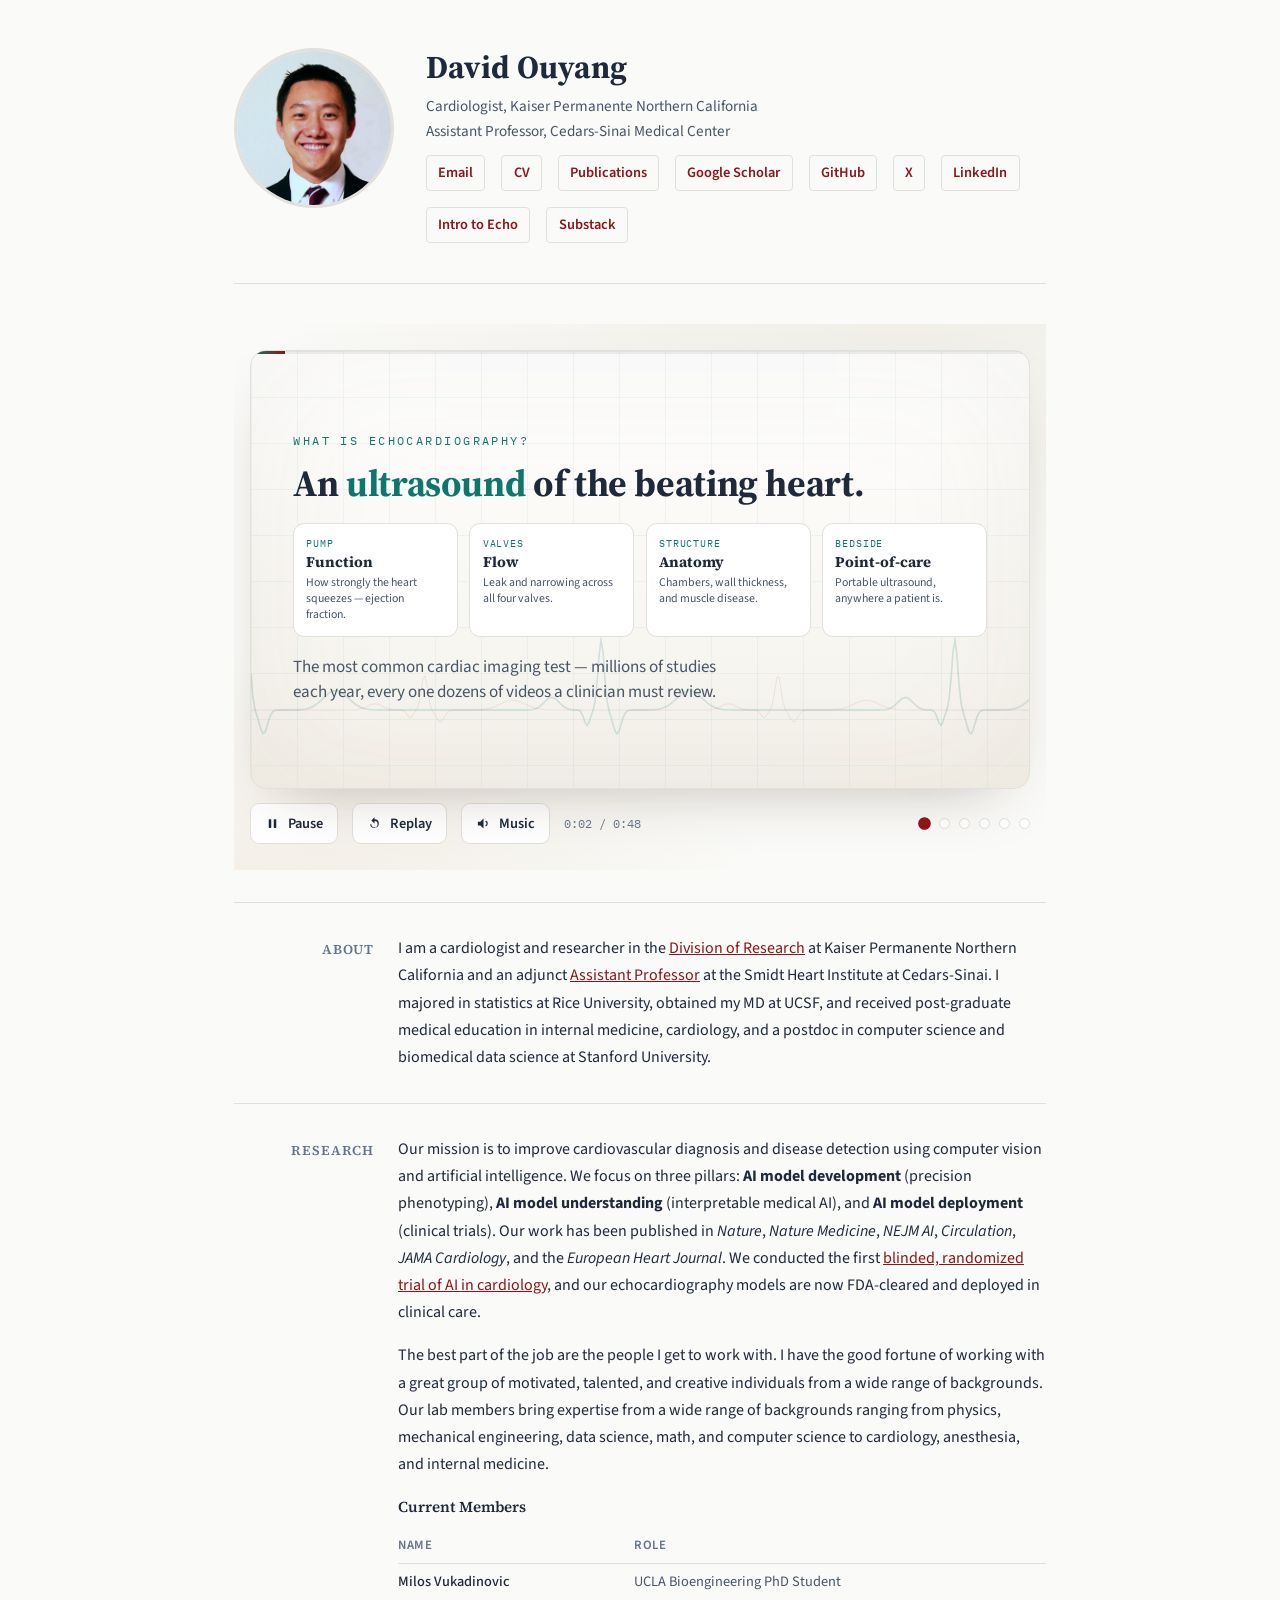
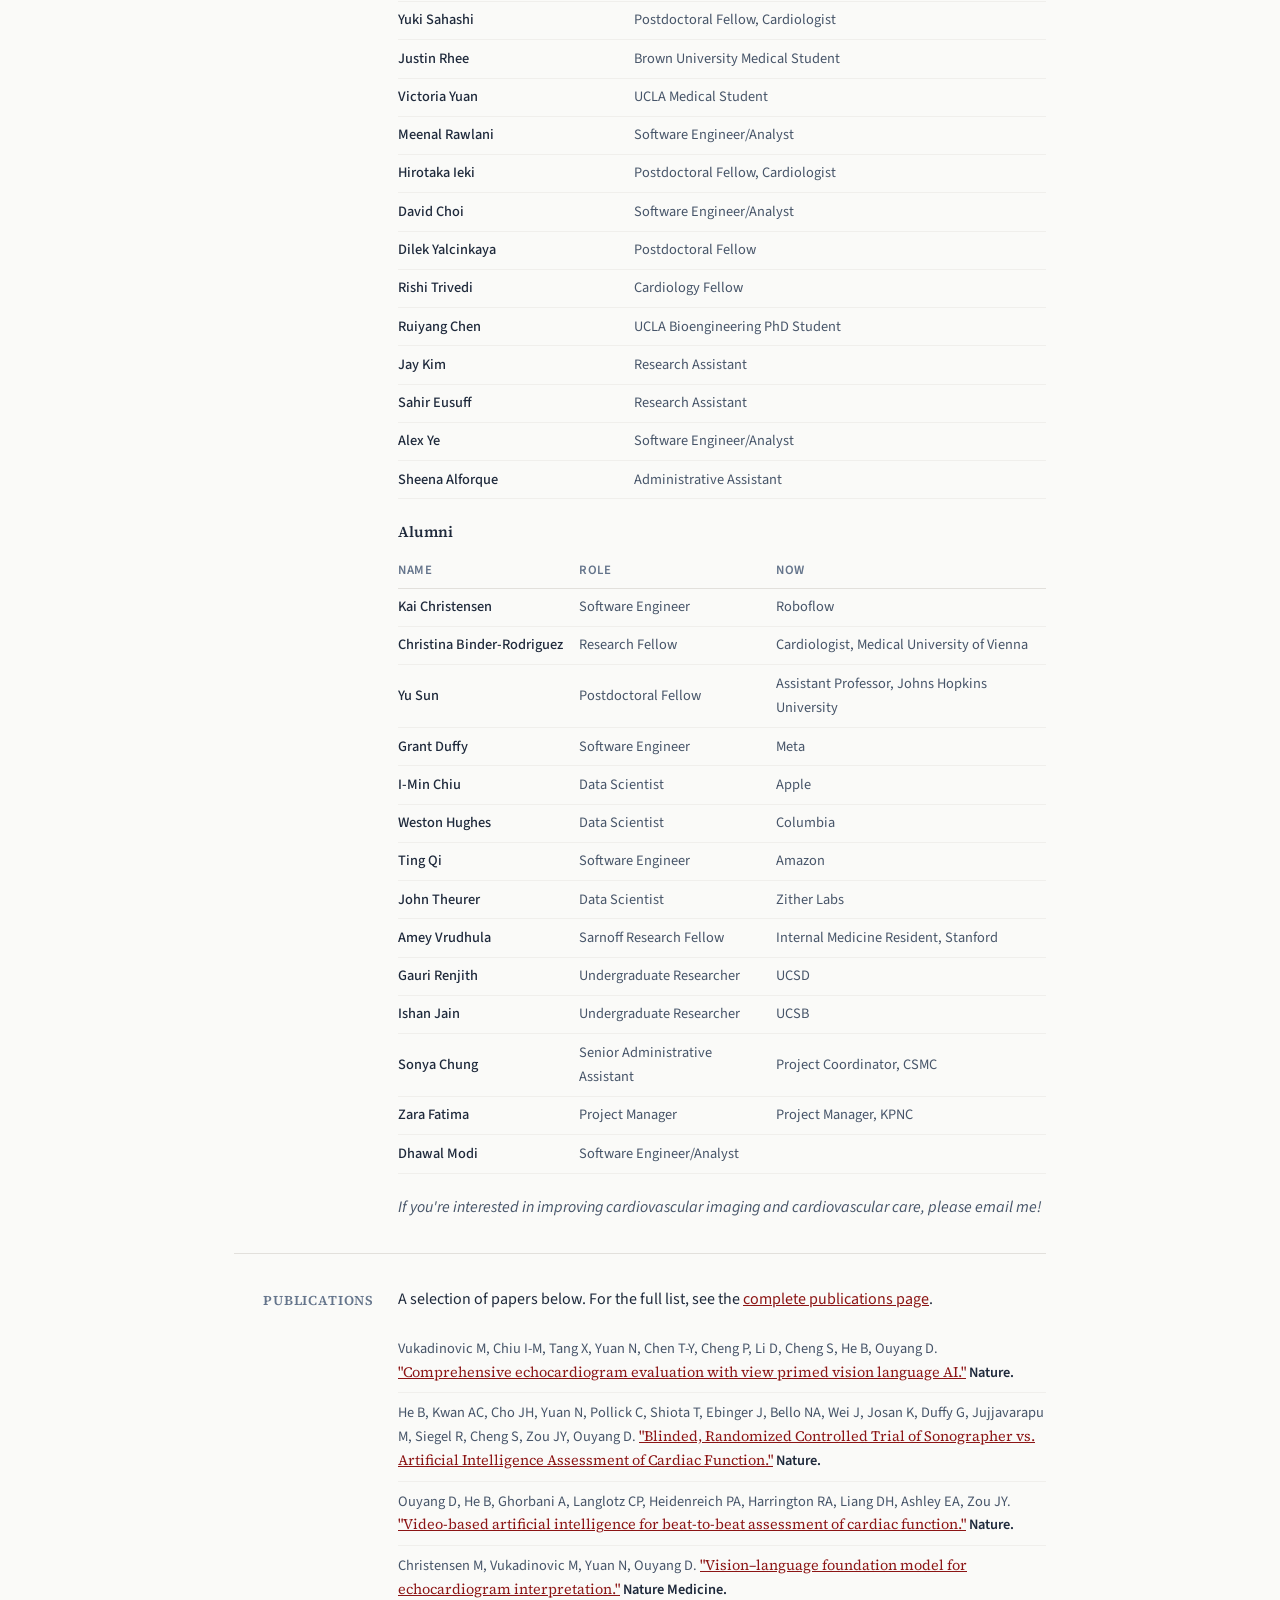
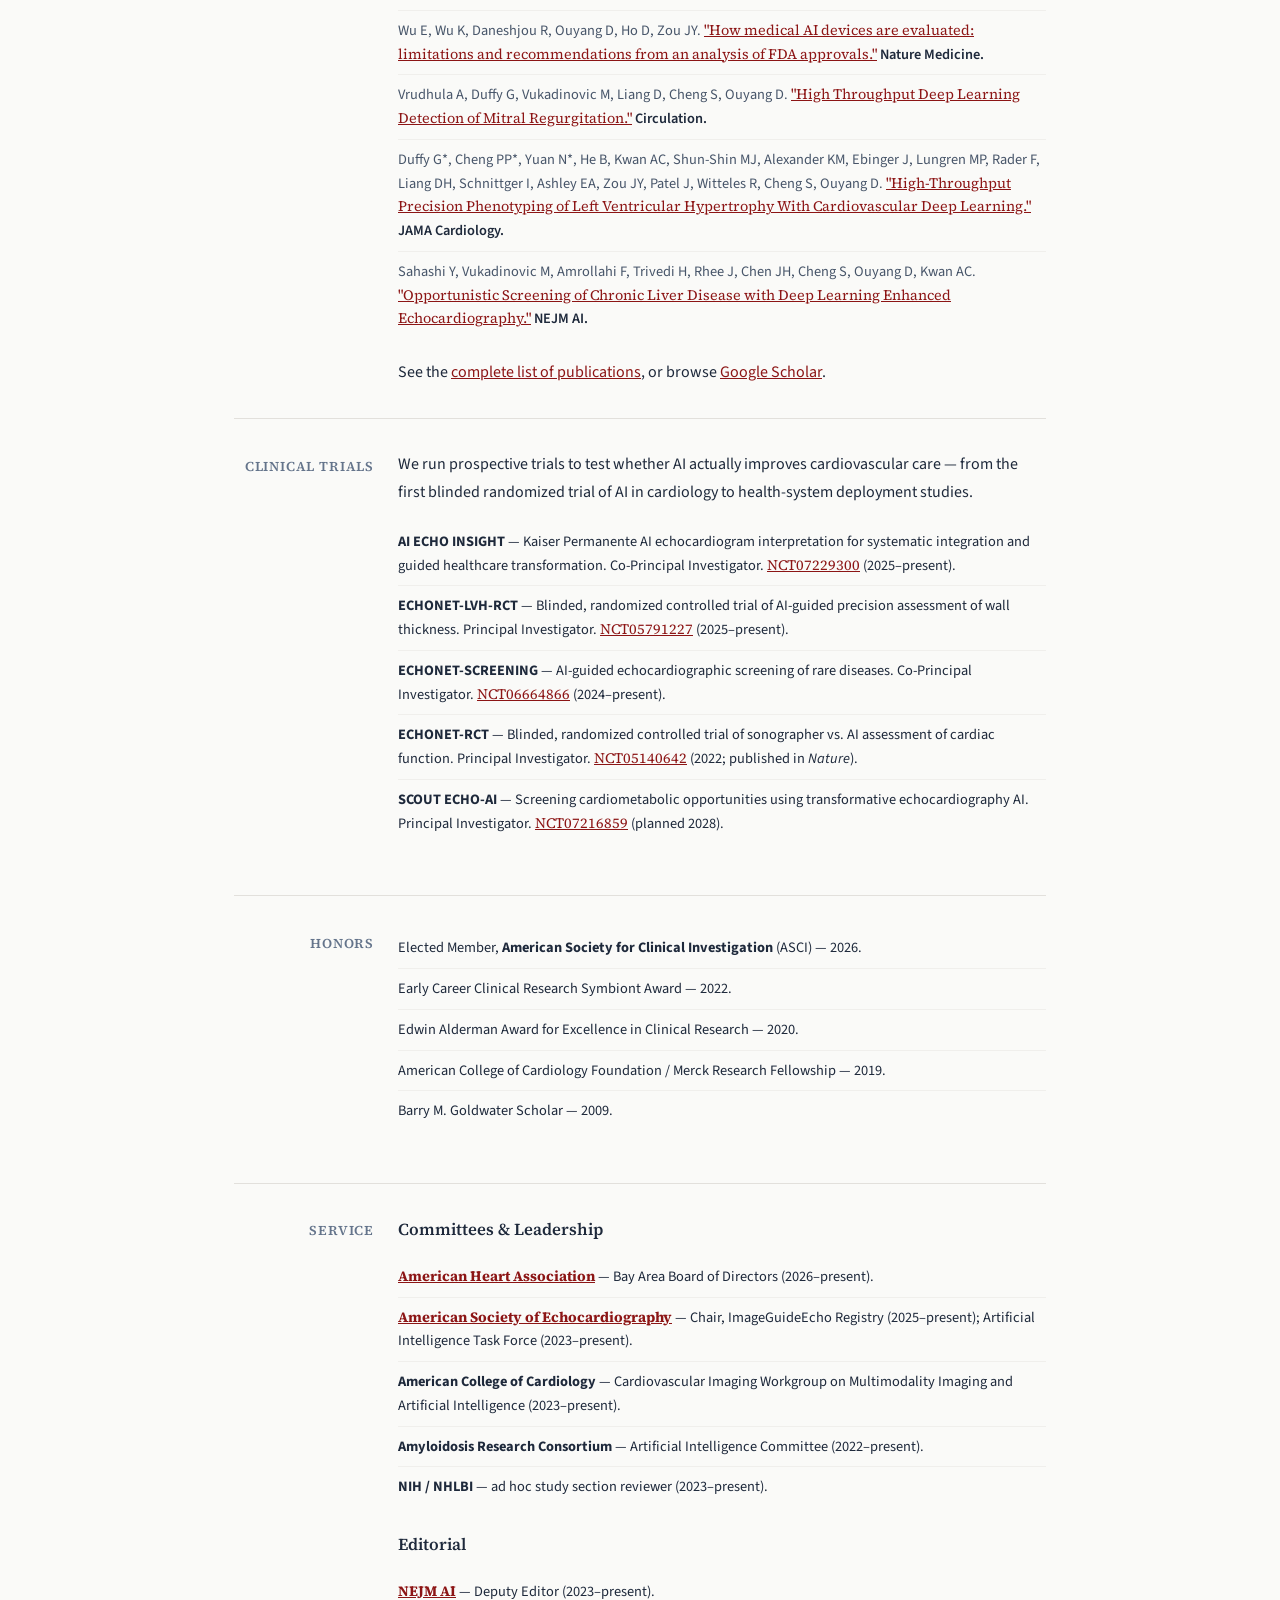
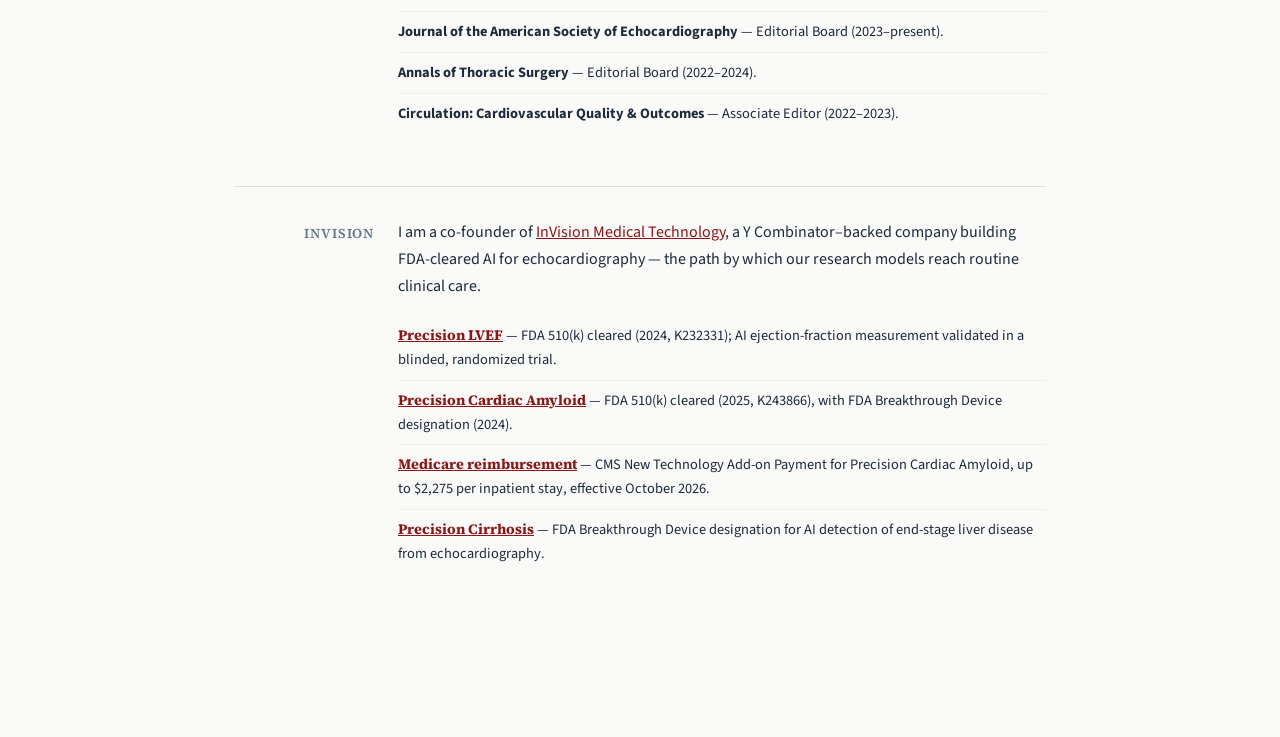
<file: index.html>
<!DOCTYPE html>
<html lang="en">
<head>
<meta charset="UTF-8">
<meta name="viewport" content="width=device-width, initial-scale=1">
<title>David Ouyang — Cardiologist and AI Researcher</title>
<meta name="description" content="David Ouyang is a cardiologist and researcher at Kaiser Permanente Northern California and Cedars-Sinai, building AI for echocardiography. Co-founder of InVision Medical Technology.">
<link rel="canonical" href="https://douyang.org/">
<meta name="robots" content="index, follow, max-image-preview:large">
<link rel="icon" type="image/svg+xml" href="/favicon.svg">

<!-- Open Graph -->
<meta property="og:type" content="profile">
<meta property="og:site_name" content="David Ouyang">
<meta property="og:locale" content="en_US">
<meta property="og:title" content="David Ouyang — Cardiologist and AI Researcher">
<meta property="og:description" content="Cardiologist and researcher building AI for echocardiography at Kaiser Permanente Northern California and Cedars-Sinai. Co-founder of InVision Medical Technology.">
<meta property="og:url" content="https://douyang.org/">
<meta property="og:image" content="https://douyang.org/og-card.png">
<meta property="og:image:width" content="1200">
<meta property="og:image:height" content="630">
<meta property="og:image:alt" content="David Ouyang, MD — Cardiologist and cardiovascular AI researcher">
<meta property="profile:first_name" content="David">
<meta property="profile:last_name" content="Ouyang">

<!-- Twitter card -->
<meta name="twitter:card" content="summary_large_image">
<meta name="twitter:title" content="David Ouyang — Cardiologist and AI Researcher">
<meta name="twitter:description" content="Cardiologist and researcher building AI for echocardiography. Co-founder of InVision Medical Technology.">
<meta name="twitter:image" content="https://douyang.org/og-card.png">
<meta name="twitter:image:alt" content="David Ouyang, MD — Cardiologist and cardiovascular AI researcher">
<meta name="twitter:site" content="@David_Ouyang">
<meta name="twitter:creator" content="@David_Ouyang">

<!-- Machine-readable identity for search and AI answer engines. douyang.org is canonical; douyang.github.io mirrors it. -->
<script type="application/ld+json">
{
  "@context": "https://schema.org",
  "@graph": [
    {
      "@type": "Person",
      "@id": "https://douyang.org/#david-ouyang",
      "name": "David Ouyang",
      "givenName": "David",
      "familyName": "Ouyang",
      "url": "https://douyang.org/",
      "image": "https://douyang.org/photo.jpg",
      "jobTitle": "Cardiologist and Researcher",
      "description": "Cardiologist and researcher building AI for cardiovascular imaging and echocardiography.",
      "worksFor": [
        { "@type": "Organization", "name": "Kaiser Permanente Northern California, Division of Research" },
        { "@type": "MedicalOrganization", "name": "Smidt Heart Institute, Cedars-Sinai Medical Center" },
        { "@type": "Organization", "name": "InVision Medical Technology" }
      ],
      "alumniOf": [
        { "@type": "CollegeOrUniversity", "name": "Rice University" },
        { "@type": "CollegeOrUniversity", "name": "University of California, San Francisco" },
        { "@type": "CollegeOrUniversity", "name": "Stanford University" }
      ],
      "knowsAbout": ["Echocardiography", "Cardiology", "Machine learning", "Medical artificial intelligence", "Computer vision", "Cardiovascular imaging"],
      "identifier": {
        "@type": "PropertyValue",
        "propertyID": "ORCID",
        "value": "0000-0002-3813-7518",
        "url": "https://orcid.org/0000-0002-3813-7518"
      },
      "sameAs": [
        "https://douyang.github.io/",
        "https://x.com/David_Ouyang",
        "https://github.com/douyang",
        "https://orcid.org/0000-0002-3813-7518",
        "https://scholar.google.com/citations?user=on2DUKoAAAAJ&hl=en",
        "https://www.linkedin.com/in/davidouyang/",
        "https://intentionalintelligence.substack.com/",
        "https://github.com/echonet",
        "https://divisionofresearch.kaiserpermanente.org/researchers/ouyang-david/",
        "https://researchers.cedars-sinai.edu/David.Ouyang/"
      ]
    },
    {
      "@type": "WebSite",
      "@id": "https://douyang.org/#website",
      "url": "https://douyang.org/",
      "name": "David Ouyang",
      "publisher": { "@id": "https://douyang.org/#david-ouyang" }
    },
    {
      "@type": "ProfilePage",
      "@id": "https://douyang.org/#profilepage",
      "url": "https://douyang.org/",
      "name": "David Ouyang — Cardiologist and AI Researcher",
      "isPartOf": { "@id": "https://douyang.org/#website" },
      "about": { "@id": "https://douyang.org/#david-ouyang" },
      "mainEntity": { "@id": "https://douyang.org/#david-ouyang" }
    },
    {
      "@type": "SoftwareSourceCode",
      "@id": "https://github.com/echonet",
      "name": "EchoNet",
      "description": "Open-source datasets and deep-learning models for echocardiography, including EchoNet-Dynamic, EchoCLIP, and EchoPrime.",
      "codeRepository": "https://github.com/echonet",
      "programmingLanguage": "Python",
      "author": { "@id": "https://douyang.org/#david-ouyang" }
    }
  ]
}
</script>

<!-- Google tag (gtag.js) -->
<script async src="https://www.googletagmanager.com/gtag/js?id=G-G5FM9EVVRE"></script>
<script>
  window.dataLayer = window.dataLayer || [];
  function gtag(){dataLayer.push(arguments);}
  gtag('js', new Date());
  gtag('config', 'G-G5FM9EVVRE');
</script>

<link rel="preconnect" href="https://fonts.googleapis.com">
<link rel="preconnect" href="https://fonts.gstatic.com" crossorigin>
<link href="https://fonts.googleapis.com/css2?family=Source+Serif+4:opsz,wght@8..60,400;8..60,600;8..60,700&family=Source+Sans+3:wght@400;600&display=swap" rel="stylesheet">

<style>
  :root {
    --color-primary: #8c1515;
    --color-primary-hover: #b91c1c;
    --color-text: #1e293b;
    --color-text-muted: #475569;
    --color-bg: #fafaf8;
    --color-surface: #ffffff;
    --color-border: #e2e0dc;
    --color-section-label: #64748b;
    --font-serif: 'Source Serif 4', Georgia, serif;
    --font-sans: 'Source Sans 3', -apple-system, BlinkMacSystemFont, sans-serif;
  }

  *, *::before, *::after {
    box-sizing: border-box;
    margin: 0;
    padding: 0;
  }

  html {
    font-size: 16px;
    scroll-behavior: smooth;
  }

  body {
    font-family: var(--font-sans);
    color: var(--color-text);
    background: var(--color-bg);
    line-height: 1.7;
    -webkit-font-smoothing: antialiased;
  }

  a {
    color: var(--color-primary);
    text-decoration: none;
    transition: color 0.2s ease;
  }

  a:hover {
    color: var(--color-primary-hover);
    text-decoration: underline;
  }

  a:focus-visible {
    outline: 2px solid var(--color-primary);
    outline-offset: 2px;
    border-radius: 2px;
  }

  .section-content a {
    text-decoration: underline;
  }

  /* ---- Layout ---- */
  .container {
    max-width: 860px;
    margin: 0 auto;
    padding: 3rem 1.5rem 5rem;
  }

  /* ---- Header / Hero ---- */
  .header {
    display: flex;
    gap: 2rem;
    align-items: flex-start;
    margin-bottom: 2.5rem;
    padding-bottom: 2.5rem;
    border-bottom: 1px solid var(--color-border);
  }

  .header-photo {
    flex-shrink: 0;
  }

  .header-photo img {
    width: 160px;
    height: 160px;
    border-radius: 50%;
    object-fit: cover;
    border: 3px solid var(--color-border);
  }

  .header-info h1 {
    font-family: var(--font-serif);
    font-size: 2rem;
    font-weight: 700;
    line-height: 1.2;
    margin-bottom: 0.5rem;
  }

  .header-info .affiliation {
    color: var(--color-text-muted);
    font-size: 0.95rem;
    line-height: 1.6;
    margin-bottom: 0.75rem;
  }

  .header-links {
    display: flex;
    gap: 1rem;
    flex-wrap: wrap;
    font-size: 0.9rem;
  }

  .header-links a {
    display: inline-flex;
    align-items: center;
    gap: 0.25rem;
    padding: 0.3rem 0.7rem;
    border: 1px solid var(--color-border);
    border-radius: 4px;
    font-weight: 600;
    transition: background 0.2s, border-color 0.2s;
  }

  .header-links a:hover {
    background: #f1f0ed;
    border-color: #ccc;
    text-decoration: none;
  }

  /* ---- Research film (embedded, isolated in an iframe) ---- */
  .film-block {
    margin-bottom: 2rem;
    padding-bottom: 2rem;
    border-bottom: 1px solid var(--color-border);
  }
  .film-frame {
    width: 100%;
    border: 0;
    display: block;
    height: 660px;
    overflow: hidden;
    background: var(--color-bg);
    color-scheme: light;
  }

  /* ---- Sections ---- */
  .section {
    display: grid;
    grid-template-columns: 140px 1fr;
    gap: 1.5rem;
    margin-bottom: 2rem;
    padding-bottom: 2rem;
    border-bottom: 1px solid var(--color-border);
  }

  .section:last-child {
    border-bottom: none;
  }

  .section-label {
    font-family: var(--font-serif);
    font-weight: 600;
    font-size: 0.85rem;
    text-transform: uppercase;
    letter-spacing: 0.06em;
    color: var(--color-section-label);
    padding-top: 0.2rem;
    text-align: right;
  }

  .section-content p {
    margin-bottom: 1rem;
  }

  .section-content p:last-child {
    margin-bottom: 0;
  }

  /* ---- Lab Members ---- */
  .members-group {
    margin-bottom: 1.25rem;
  }

  .members-group h3 {
    font-family: var(--font-serif);
    font-size: 0.95rem;
    font-weight: 600;
    margin-bottom: 0.5rem;
    color: var(--color-text);
  }

  .members-table {
    width: 100%;
    border-collapse: collapse;
    font-size: 0.9rem;
  }

  .members-table th {
    text-align: left;
    font-weight: 600;
    font-size: 0.8rem;
    text-transform: uppercase;
    letter-spacing: 0.04em;
    color: var(--color-section-label);
    padding: 0.4rem 1rem 0.4rem 0;
    border-bottom: 1.5px solid var(--color-border);
  }

  .members-table td {
    padding: 0.4rem 1rem 0.4rem 0;
    color: var(--color-text-muted);
    border-bottom: 1px solid #f0efec;
  }

  .members-table td:first-child {
    color: var(--color-text);
    font-weight: 500;
    white-space: nowrap;
  }

  /* ---- Publications ---- */
  .pub-category {
    font-family: var(--font-serif);
    font-weight: 600;
    font-size: 1.05rem;
    color: var(--color-text);
    margin-bottom: 0.75rem;
    margin-top: 1.5rem;
  }

  .pub-category:first-child {
    margin-top: 0;
  }

  .pub-list {
    list-style: none;
    margin-bottom: 1.25rem;
  }

  .pub-list li {
    font-size: 0.9rem;
    line-height: 1.65;
    padding: 0.5rem 0;
    border-bottom: 1px solid #f0efec;
  }

  .pub-list li:last-child {
    border-bottom: none;
  }

  .pub-list .authors {
    color: var(--color-text-muted);
  }

  .pub-list .venue {
    font-weight: 600;
  }

  .pub-list a {
    font-family: var(--font-serif);
  }

  .cta {
    margin-top: 1rem;
    font-style: italic;
    color: var(--color-text-muted);
  }

  .scholar-link {
    margin-top: 0.5rem;
  }

  /* ---- Responsive ---- */
  @media (max-width: 700px) {
    .film-frame {
      height: 580px;
    }

    .header {
      flex-direction: column;
      align-items: center;
      text-align: center;
    }

    .header-links {
      justify-content: center;
    }

    .section {
      grid-template-columns: 1fr;
      gap: 0.5rem;
    }

    .section-label {
      text-align: left;
    }

    .members-table {
      font-size: 0.85rem;
    }

    .members-table td:first-child {
      white-space: normal;
    }

    .container {
      padding: 2rem 1.25rem 4rem;
    }
  }
</style>
</head>

<body>
<div class="container">

  <!-- Header -->
  <header class="header">
    <div class="header-photo">
      <img src="photo.jpg" alt="David Ouyang" width="160" height="160" decoding="async">
    </div>
    <div class="header-info">
      <h1>David Ouyang</h1>
      <div class="affiliation">
        Cardiologist, Kaiser Permanente Northern California<br>
        Assistant Professor, Cedars-Sinai Medical Center
      </div>
      <div class="header-links">
        <a href="mailto:david.ouyang@gmail.com">Email</a>
        <a href="cv.pdf">CV</a>
        <a href="publications.html">Publications</a>
        <a href="https://scholar.google.com/citations?user=on2DUKoAAAAJ&hl=en" rel="me">Google Scholar</a>
        <a href="https://github.com/douyang" rel="me">GitHub</a>
        <a href="https://x.com/David_Ouyang" rel="me">X</a>
        <a href="https://www.linkedin.com/in/davidouyang/" rel="me">LinkedIn</a>
        <a href="https://intro2echo.com">Intro to Echo</a>
        <a href="https://intentionalintelligence.substack.com/" rel="me">Substack</a>
      </div>
    </div>
  </header>

  <!-- Research film (Ouyang Lab) — isolated in a same-origin iframe, auto-sized below -->
  <section class="film-block" aria-label="Ouyang Lab research overview">
    <iframe id="lab-film-frame" class="film-frame"
            title="Ouyang Lab research film: research direction, milestones, training-data scale, and echocardiography-task coverage"
            src="research-film.html" scrolling="no" loading="lazy"></iframe>
  </section>

  <!-- About -->
  <section class="section">
    <h2 class="section-label">About</h2>
    <div class="section-content">
      <p>I am a cardiologist and researcher in the <a href="https://divisionofresearch.kaiserpermanente.org/researchers/ouyang-david/">Division of Research</a> at Kaiser Permanente Northern California and an adjunct <a href="https://researchers.cedars-sinai.edu/David.Ouyang/">Assistant Professor</a> at the Smidt Heart Institute at Cedars-Sinai. I majored in statistics at Rice University, obtained my MD at UCSF, and received post-graduate medical education in internal medicine, cardiology, and a postdoc in computer science and biomedical data science at Stanford University.</p>
    </div>
  </section>

  <!-- Research / Lab Members -->
  <section class="section">
    <h2 class="section-label">Research</h2>
    <div class="section-content">
      <p>Our mission is to improve cardiovascular diagnosis and disease detection using computer vision and artificial intelligence. We focus on three pillars: <strong>AI model development</strong> (precision phenotyping), <strong>AI model understanding</strong> (interpretable medical AI), and <strong>AI model deployment</strong> (clinical trials). Our work has been published in <em>Nature</em>, <em>Nature Medicine</em>, <em>NEJM AI</em>, <em>Circulation</em>, <em>JAMA Cardiology</em>, and the <em>European Heart Journal</em>. We conducted the first <a href="https://www.nature.com/articles/s41586-023-05947-3">blinded, randomized trial of AI in cardiology</a>, and our echocardiography models are now FDA-cleared and deployed in clinical care.</p>
      <p>The best part of the job are the people I get to work with. I have the good fortune of working with a great group of motivated, talented, and creative individuals from a wide range of backgrounds. Our lab members bring expertise from a wide range of backgrounds ranging from physics, mechanical engineering, data science, math, and computer science to cardiology, anesthesia, and internal medicine.</p>

      <div class="members-group">
        <h3>Current Members</h3>
        <table class="members-table">
          <thead><tr><th scope="col">Name</th><th scope="col">Role</th></tr></thead>
          <tbody>
            <tr><td>Milos Vukadinovic</td><td>UCLA Bioengineering PhD Student</td></tr>
            <tr><td>Yuki Sahashi</td><td>Postdoctoral Fellow, Cardiologist</td></tr>
            <tr><td>Justin Rhee</td><td>Brown University Medical Student</td></tr>
            <tr><td>Victoria Yuan</td><td>UCLA Medical Student</td></tr>
            <tr><td>Meenal Rawlani</td><td>Software Engineer/Analyst</td></tr>
            <tr><td>Hirotaka Ieki</td><td>Postdoctoral Fellow, Cardiologist</td></tr>
            <tr><td>David Choi</td><td>Software Engineer/Analyst</td></tr>
            <tr><td>Dilek Yalcinkaya</td><td>Postdoctoral Fellow</td></tr>
            <tr><td>Rishi Trivedi</td><td>Cardiology Fellow</td></tr>
            <tr><td>Ruiyang Chen</td><td>UCLA Bioengineering PhD Student</td></tr>
            <tr><td>Jay Kim</td><td>Research Assistant</td></tr>
            <tr><td>Sahir Eusuff</td><td>Research Assistant</td></tr>
            <tr><td>Alex Ye</td><td>Software Engineer/Analyst</td></tr>
            <tr><td>Sheena Alforque</td><td>Administrative Assistant</td></tr>
          </tbody>
        </table>
      </div>

      <div class="members-group">
        <h3>Alumni</h3>
        <table class="members-table">
          <thead><tr><th scope="col">Name</th><th scope="col">Role</th><th scope="col">Now</th></tr></thead>
          <tbody>
            <tr><td>Kai Christensen</td><td>Software Engineer</td><td>Roboflow</td></tr>
            <tr><td>Christina Binder-Rodriguez</td><td>Research Fellow</td><td>Cardiologist, Medical University of Vienna</td></tr>
            <tr><td>Yu Sun</td><td>Postdoctoral Fellow</td><td>Assistant Professor, Johns Hopkins University</td></tr>
            <tr><td>Grant Duffy</td><td>Software Engineer</td><td>Meta</td></tr>
            <tr><td>I-Min Chiu</td><td>Data Scientist</td><td>Apple</td></tr>
            <tr><td>Weston Hughes</td><td>Data Scientist</td><td>Columbia</td></tr>
            <tr><td>Ting Qi</td><td>Software Engineer</td><td>Amazon</td></tr>
            <tr><td>John Theurer</td><td>Data Scientist</td><td>Zither Labs</td></tr>
            <tr><td>Amey Vrudhula</td><td>Sarnoff Research Fellow</td><td>Internal Medicine Resident, Stanford</td></tr>
            <tr><td>Gauri Renjith</td><td>Undergraduate Researcher</td><td>UCSD</td></tr>
            <tr><td>Ishan Jain</td><td>Undergraduate Researcher</td><td>UCSB</td></tr>
            <tr><td>Sonya Chung</td><td>Senior Administrative Assistant</td><td>Project Coordinator, CSMC</td></tr>
            <tr><td>Zara Fatima</td><td>Project Manager</td><td>Project Manager, KPNC</td></tr>
            <tr><td>Dhawal Modi</td><td>Software Engineer/Analyst</td><td></td></tr>
          </tbody>
        </table>
      </div>

      <p class="cta">If you're interested in improving cardiovascular imaging and cardiovascular care, please email me!</p>
    </div>
  </section>

  <!-- Publications -->
  <section class="section">
    <h2 class="section-label">Publications</h2>
    <div class="section-content">

      <p>A selection of papers below. For the full list, see the <a href="publications.html">complete publications page</a>.</p>
      <ul class="pub-list">
        <li><span class="authors">Vukadinovic M, Chiu I-M, Tang X, Yuan N, Chen T-Y, Cheng P, Li D, Cheng S, He B, Ouyang D.</span> <a href="https://www.nature.com/articles/s41586-025-09850-x">"Comprehensive echocardiogram evaluation with view primed vision language AI."</a> <span class="venue">Nature.</span></li>
        <li><span class="authors">He B, Kwan AC, Cho JH, Yuan N, Pollick C, Shiota T, Ebinger J, Bello NA, Wei J, Josan K, Duffy G, Jujjavarapu M, Siegel R, Cheng S, Zou JY, Ouyang D.</span> <a href="https://www.nature.com/articles/s41586-023-05947-3">"Blinded, Randomized Controlled Trial of Sonographer vs. Artificial Intelligence Assessment of Cardiac Function."</a> <span class="venue">Nature.</span></li>
        <li><span class="authors">Ouyang D, He B, Ghorbani A, Langlotz CP, Heidenreich PA, Harrington RA, Liang DH, Ashley EA, Zou JY.</span> <a href="https://www.nature.com/articles/s41586-020-2145-8">"Video-based artificial intelligence for beat-to-beat assessment of cardiac function."</a> <span class="venue">Nature.</span></li>
        <li><span class="authors">Christensen M, Vukadinovic M, Yuan N, Ouyang D.</span> <a href="https://www.nature.com/articles/s41591-024-02959-y">"Vision–language foundation model for echocardiogram interpretation."</a> <span class="venue">Nature Medicine.</span></li>
        <li><span class="authors">Wu E, Wu K, Daneshjou R, Ouyang D, Ho D, Zou JY.</span> <a href="https://www.nature.com/articles/s41591-021-01312-x">"How medical AI devices are evaluated: limitations and recommendations from an analysis of FDA approvals."</a> <span class="venue">Nature Medicine.</span></li>
        <li><span class="authors">Vrudhula A, Duffy G, Vukadinovic M, Liang D, Cheng S, Ouyang D.</span> <a href="https://www.ahajournals.org/doi/10.1161/CIRCULATIONAHA.124.069047">"High Throughput Deep Learning Detection of Mitral Regurgitation."</a> <span class="venue">Circulation.</span></li>
        <li><span class="authors">Duffy G*, Cheng PP*, Yuan N*, He B, Kwan AC, Shun-Shin MJ, Alexander KM, Ebinger J, Lungren MP, Rader F, Liang DH, Schnittger I, Ashley EA, Zou JY, Patel J, Witteles R, Cheng S, Ouyang D.</span> <a href="https://jamanetwork.com/journals/jamacardiology/fullarticle/2789370">"High-Throughput Precision Phenotyping of Left Ventricular Hypertrophy With Cardiovascular Deep Learning."</a> <span class="venue">JAMA Cardiology.</span></li>
        <li><span class="authors">Sahashi Y, Vukadinovic M, Amrollahi F, Trivedi H, Rhee J, Chen JH, Cheng S, Ouyang D, Kwan AC.</span> <a href="https://ai.nejm.org/doi/full/10.1056/AIoa2400948">"Opportunistic Screening of Chronic Liver Disease with Deep Learning Enhanced Echocardiography."</a> <span class="venue">NEJM AI.</span></li>
      </ul>

      <p class="scholar-link">See the <a href="publications.html">complete list of publications</a>, or browse <a href="https://scholar.google.com/citations?user=on2DUKoAAAAJ&hl=en">Google Scholar</a>.</p>
    </div>
  </section>

  <!-- Clinical Trials -->
  <section class="section">
    <h2 class="section-label">Clinical Trials</h2>
    <div class="section-content">
      <p>We run prospective trials to test whether AI actually improves cardiovascular care &mdash; from the first blinded randomized trial of AI in cardiology to health-system deployment studies.</p>
      <ul class="pub-list">
        <li><strong>AI ECHO INSIGHT</strong> &mdash; Kaiser Permanente AI echocardiogram interpretation for systematic integration and guided healthcare transformation. Co-Principal Investigator. <a href="https://clinicaltrials.gov/study/NCT07229300">NCT07229300</a> (2025&ndash;present).</li>
        <li><strong>ECHONET-LVH-RCT</strong> &mdash; Blinded, randomized controlled trial of AI-guided precision assessment of wall thickness. Principal Investigator. <a href="https://clinicaltrials.gov/study/NCT05791227">NCT05791227</a> (2025&ndash;present).</li>
        <li><strong>ECHONET-SCREENING</strong> &mdash; AI-guided echocardiographic screening of rare diseases. Co-Principal Investigator. <a href="https://clinicaltrials.gov/study/NCT06664866">NCT06664866</a> (2024&ndash;present).</li>
        <li><strong>ECHONET-RCT</strong> &mdash; Blinded, randomized controlled trial of sonographer vs. AI assessment of cardiac function. Principal Investigator. <a href="https://clinicaltrials.gov/study/NCT05140642">NCT05140642</a> (2022; published in <em>Nature</em>).</li>
        <li><strong>SCOUT ECHO-AI</strong> &mdash; Screening cardiometabolic opportunities using transformative echocardiography AI. Principal Investigator. <a href="https://clinicaltrials.gov/study/NCT07216859">NCT07216859</a> (planned 2028).</li>
      </ul>
    </div>
  </section>

  <!-- Honors -->
  <section class="section">
    <h2 class="section-label">Honors</h2>
    <div class="section-content">
      <ul class="pub-list">
        <li>Elected Member, <strong>American Society for Clinical Investigation</strong> (ASCI) &mdash; 2026.</li>
        <li>Early Career Clinical Research Symbiont Award &mdash; 2022.</li>
        <li>Edwin Alderman Award for Excellence in Clinical Research &mdash; 2020.</li>
        <li>American College of Cardiology Foundation / Merck Research Fellowship &mdash; 2019.</li>
        <li>Barry M. Goldwater Scholar &mdash; 2009.</li>
      </ul>
    </div>
  </section>

  <!-- Service -->
  <section class="section">
    <h2 class="section-label">Service</h2>
    <div class="section-content">
      <div class="pub-category">Committees &amp; Leadership</div>
      <ul class="pub-list">
        <li><a href="https://www.heart.org/en/affiliates/california/northern-california"><strong>American Heart Association</strong></a> &mdash; Bay Area Board of Directors (2026&ndash;present).</li>
        <li><a href="https://www.asecho.org/practice-clinical-resources/imageguideecho-registry/"><strong>American Society of Echocardiography</strong></a> &mdash; Chair, ImageGuideEcho Registry (2025&ndash;present); Artificial Intelligence Task Force (2023&ndash;present).</li>
        <li><strong>American College of Cardiology</strong> &mdash; Cardiovascular Imaging Workgroup on Multimodality Imaging and Artificial Intelligence (2023&ndash;present).</li>
        <li><strong>Amyloidosis Research Consortium</strong> &mdash; Artificial Intelligence Committee (2022&ndash;present).</li>
        <li><strong>NIH / NHLBI</strong> &mdash; ad hoc study section reviewer (2023&ndash;present).</li>
      </ul>
      <div class="pub-category">Editorial</div>
      <ul class="pub-list">
        <li><a href="https://ai.nejm.org/"><strong>NEJM AI</strong></a> &mdash; Deputy Editor (2023&ndash;present).</li>
        <li><strong>Journal of the American Society of Echocardiography</strong> &mdash; Editorial Board (2023&ndash;present).</li>
        <li><strong>Annals of Thoracic Surgery</strong> &mdash; Editorial Board (2022&ndash;2024).</li>
        <li><strong>Circulation: Cardiovascular Quality &amp; Outcomes</strong> &mdash; Associate Editor (2022&ndash;2023).</li>
      </ul>
    </div>
  </section>

  <!-- InVision -->
  <section class="section">
    <h2 class="section-label">InVision</h2>
    <div class="section-content">
      <p>I am a co-founder of <a href="https://invisionmedtech.com/">InVision Medical Technology</a>, a Y&nbsp;Combinator&ndash;backed company building FDA-cleared AI for echocardiography &mdash; the path by which our research models reach routine clinical care.</p>
      <ul class="pub-list">
        <li><a href="https://invisionmedtech.com/press/lvef-clearance/"><strong>Precision LVEF</strong></a> &mdash; FDA 510(k) cleared (2024, K232331); AI ejection-fraction measurement validated in a blinded, randomized trial.</li>
        <li><a href="https://invisionmedtech.com/press/cardiac-amyloid-clearance/"><strong>Precision Cardiac Amyloid</strong></a> &mdash; FDA 510(k) cleared (2025, K243866), with FDA Breakthrough Device designation (2024).</li>
        <li><a href="https://invisionmedtech.com/press/ntap-cardiac-amyloid/"><strong>Medicare reimbursement</strong></a> &mdash; CMS New Technology Add-on Payment for Precision Cardiac Amyloid, up to $2,275 per inpatient stay, effective October 2026.</li>
        <li><a href="https://invisionmedtech.com/press/liver-breakthrough/"><strong>Precision Cirrhosis</strong></a> &mdash; FDA Breakthrough Device designation for AI detection of end-stage liver disease from echocardiography.</li>
      </ul>
    </div>
  </section>

</div>

<script>
/* Auto-size the research-film iframe to its content (message posted by research-film.html). */
(function(){
  "use strict";
  window.addEventListener('message', function(e){
    var f = document.getElementById('lab-film-frame');
    if(!f || e.source !== f.contentWindow) return;
    var d = e.data;
    if(d && d.labFilm === 'height' && typeof d.height === 'number'){
      f.style.height = Math.min(Math.max(d.height, 360), 2000) + 'px';
    }
  });
})();
</script>

<!-- FAQ as structured data for AI answer engines and search (machine-readable; intentionally no on-page FAQ UI). -->
<script type="application/ld+json">
{
  "@context": "https://schema.org",
  "@type": "FAQPage",
  "@id": "https://douyang.org/#faq",
  "isPartOf": { "@id": "https://douyang.org/#website" },
  "about": { "@id": "https://douyang.org/#david-ouyang" },
  "mainEntity": [
    {
      "@type": "Question",
      "name": "Who is David Ouyang?",
      "acceptedAnswer": {
        "@type": "Answer",
        "text": "David Ouyang, MD, is a cardiologist and researcher building artificial intelligence for echocardiography. He is a physician-investigator in the Division of Research at Kaiser Permanente Northern California and an adjunct Assistant Professor at the Smidt Heart Institute at Cedars-Sinai Medical Center."
      }
    },
    {
      "@type": "Question",
      "name": "What is David Ouyang known for?",
      "acceptedAnswer": {
        "@type": "Answer",
        "text": "He created the open-source EchoNet echocardiography datasets and deep-learning models, led the first blinded, randomized controlled trial of AI in cardiology (published in Nature in 2023), and co-founded InVision Medical Technology, which builds FDA-cleared AI for echocardiography. His research appears in Nature, Nature Medicine, NEJM AI, Circulation, and JAMA Cardiology."
      }
    },
    {
      "@type": "Question",
      "name": "What is EchoNet?",
      "acceptedAnswer": {
        "@type": "Answer",
        "text": "EchoNet is a family of open-source datasets and deep-learning models for echocardiography created by David Ouyang and collaborators, including EchoNet-Dynamic (beat-to-beat ejection fraction from echo video), EchoCLIP (a vision-language model), and EchoPrime (comprehensive study interpretation). The code and data are at github.com/echonet."
      }
    },
    {
      "@type": "Question",
      "name": "Where did David Ouyang train?",
      "acceptedAnswer": {
        "@type": "Answer",
        "text": "He earned a BA in statistics at Rice University and his MD at the University of California, San Francisco (UCSF), completed internal medicine residency and cardiology fellowship, and did a postdoc in computer science and biomedical data science at Stanford University."
      }
    },
    {
      "@type": "Question",
      "name": "Is David Ouyang's AI used in clinical care?",
      "acceptedAnswer": {
        "@type": "Answer",
        "text": "Yes. His echocardiography models are FDA-cleared and deployed in routine clinical care. Through InVision Medical Technology, Precision LVEF (FDA 510(k) K232331, 2024) and Precision Cardiac Amyloid (FDA 510(k) K243866, 2025) are cleared for clinical use."
      }
    },
    {
      "@type": "Question",
      "name": "How can I contact David Ouyang or collaborate with his lab?",
      "acceptedAnswer": {
        "@type": "Answer",
        "text": "Email david.ouyang@gmail.com. His lab works with people from backgrounds spanning physics, engineering, data science, mathematics, computer science, and medicine, and welcomes inquiries about improving cardiovascular imaging and care."
      }
    }
  ]
}
</script>
</body>
</html>
</file>
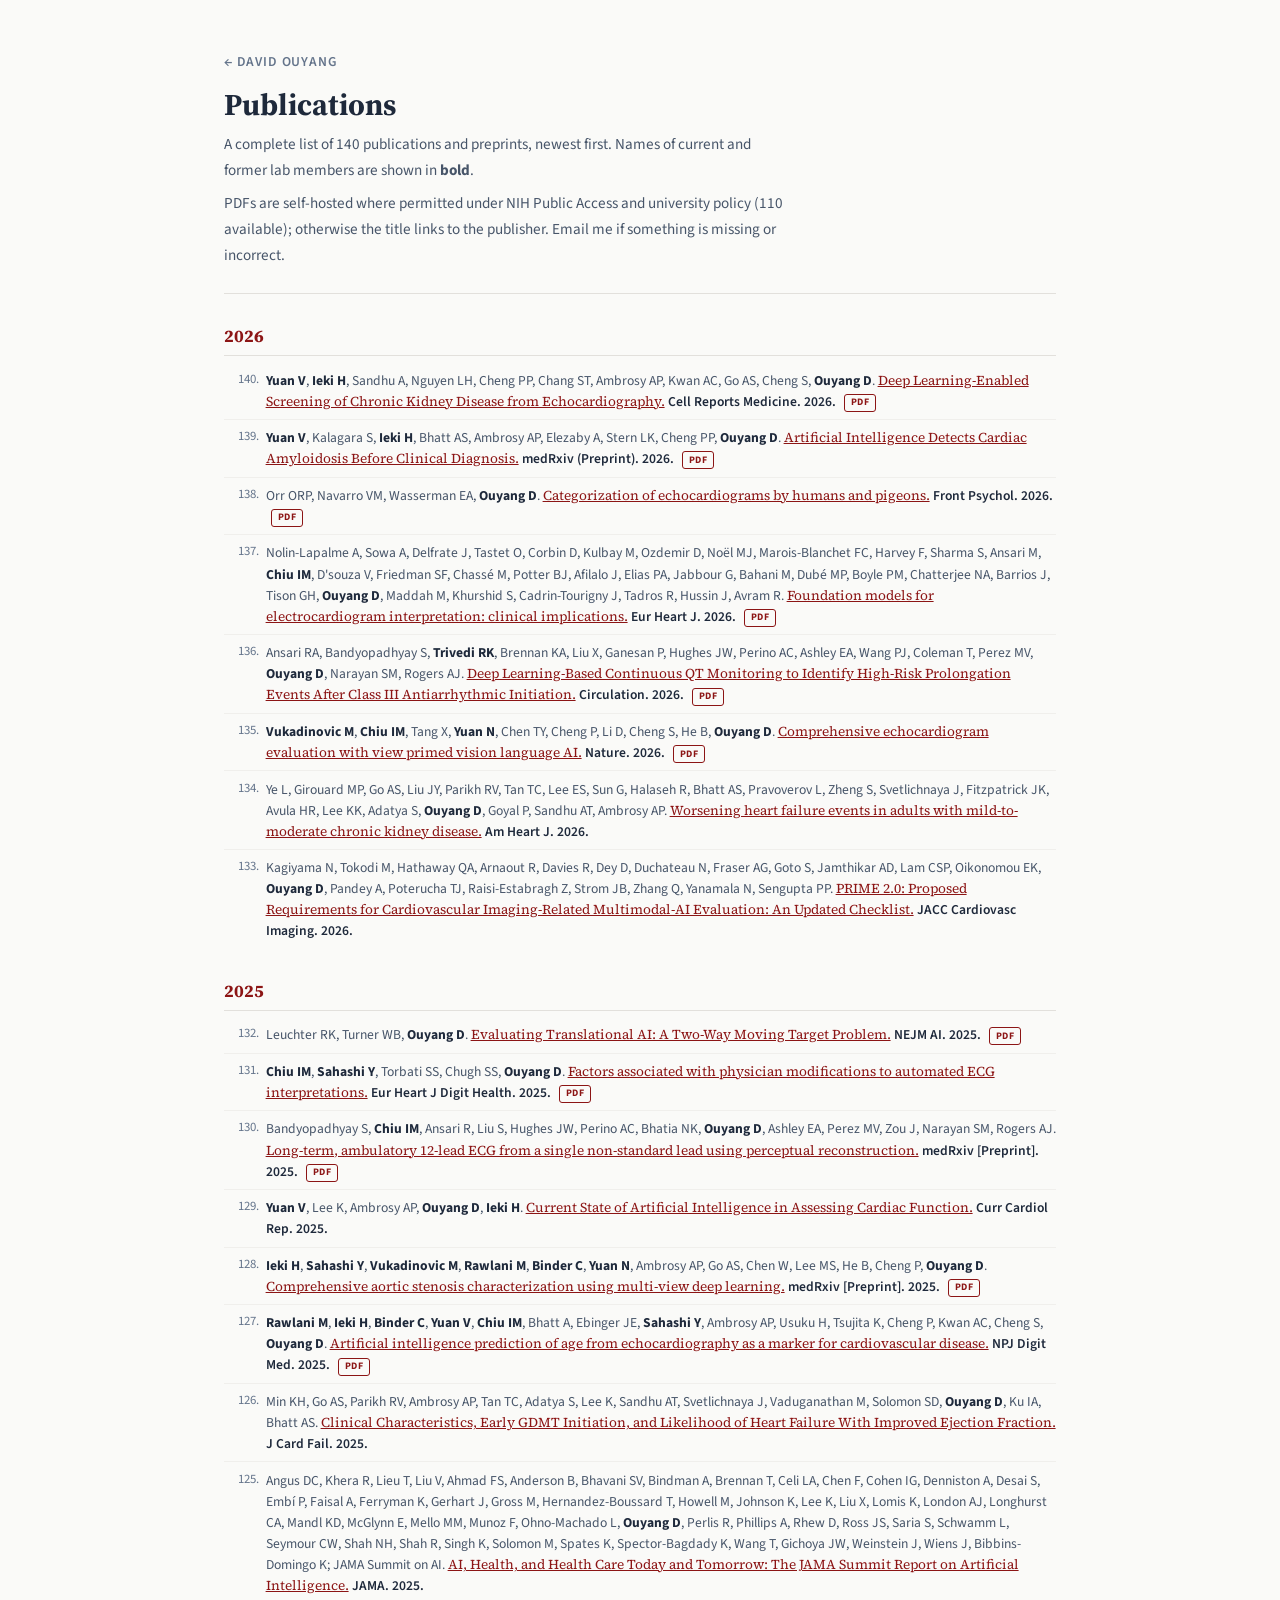
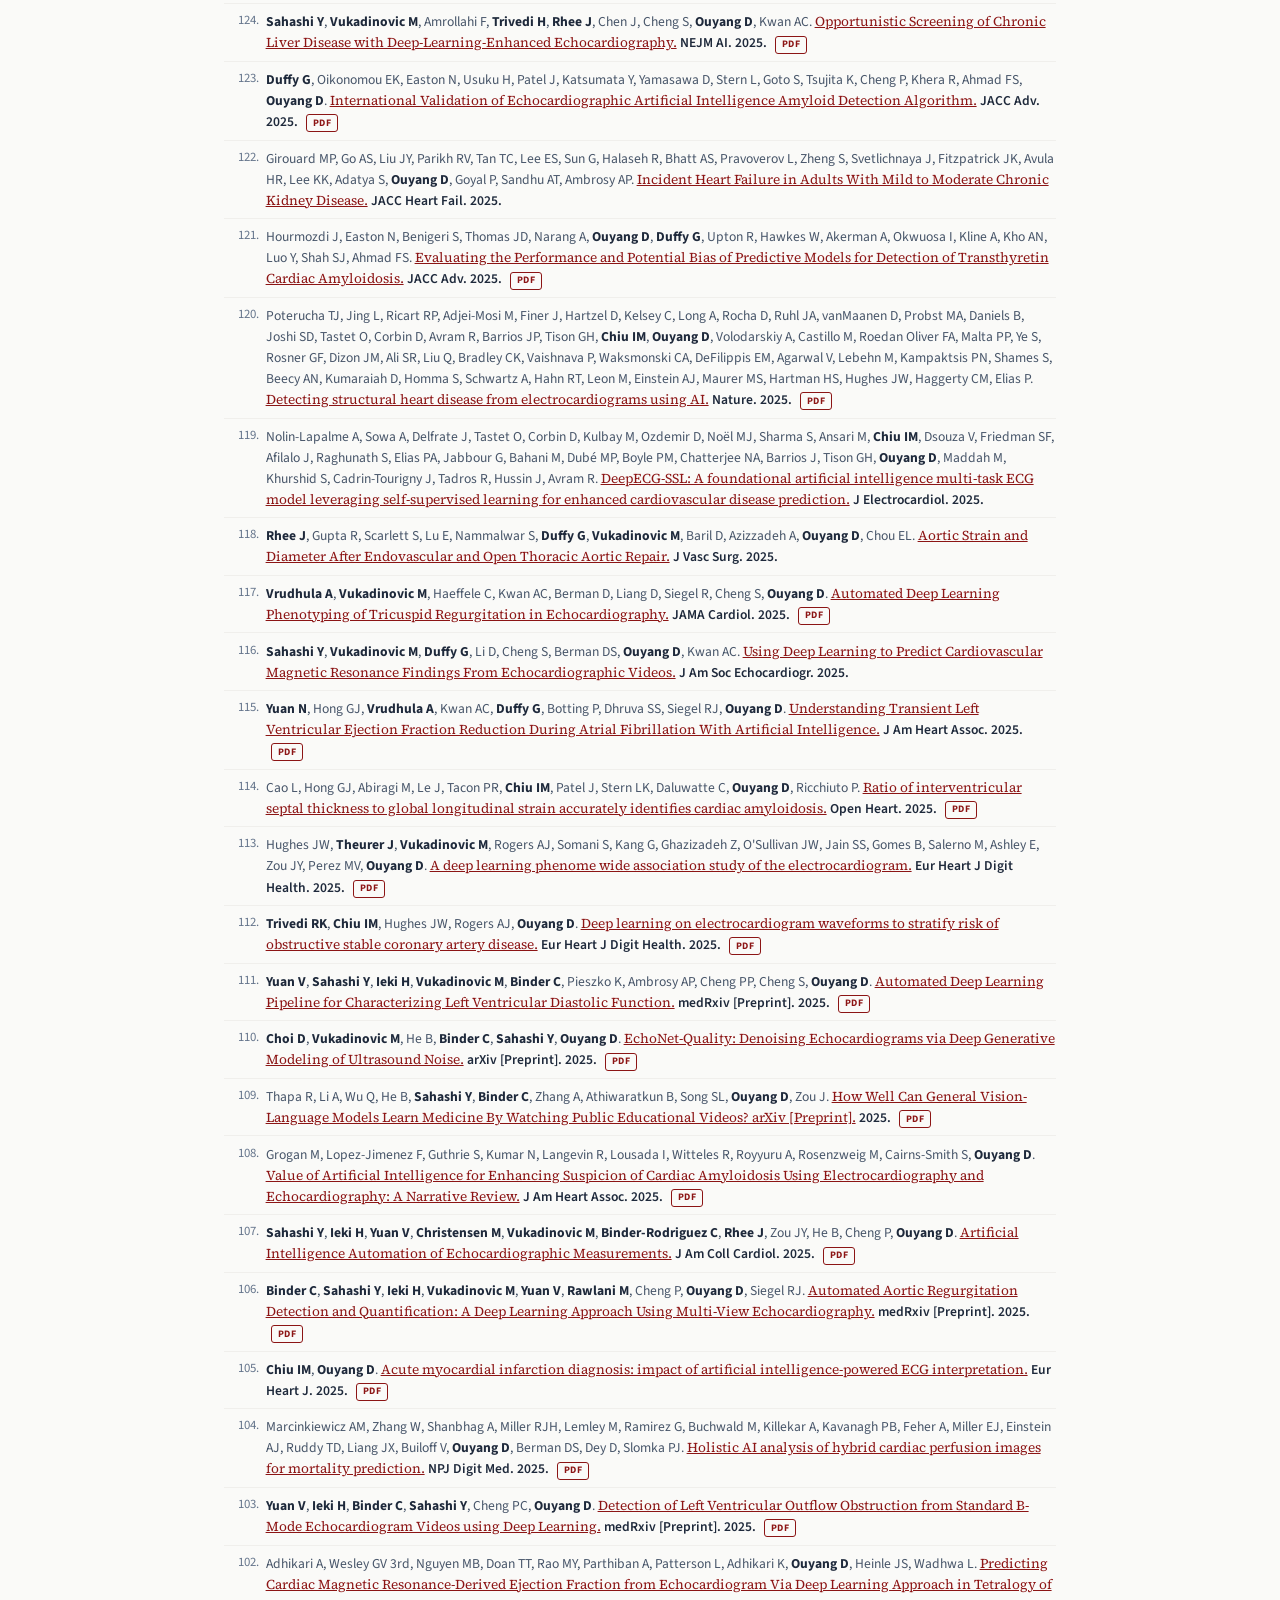
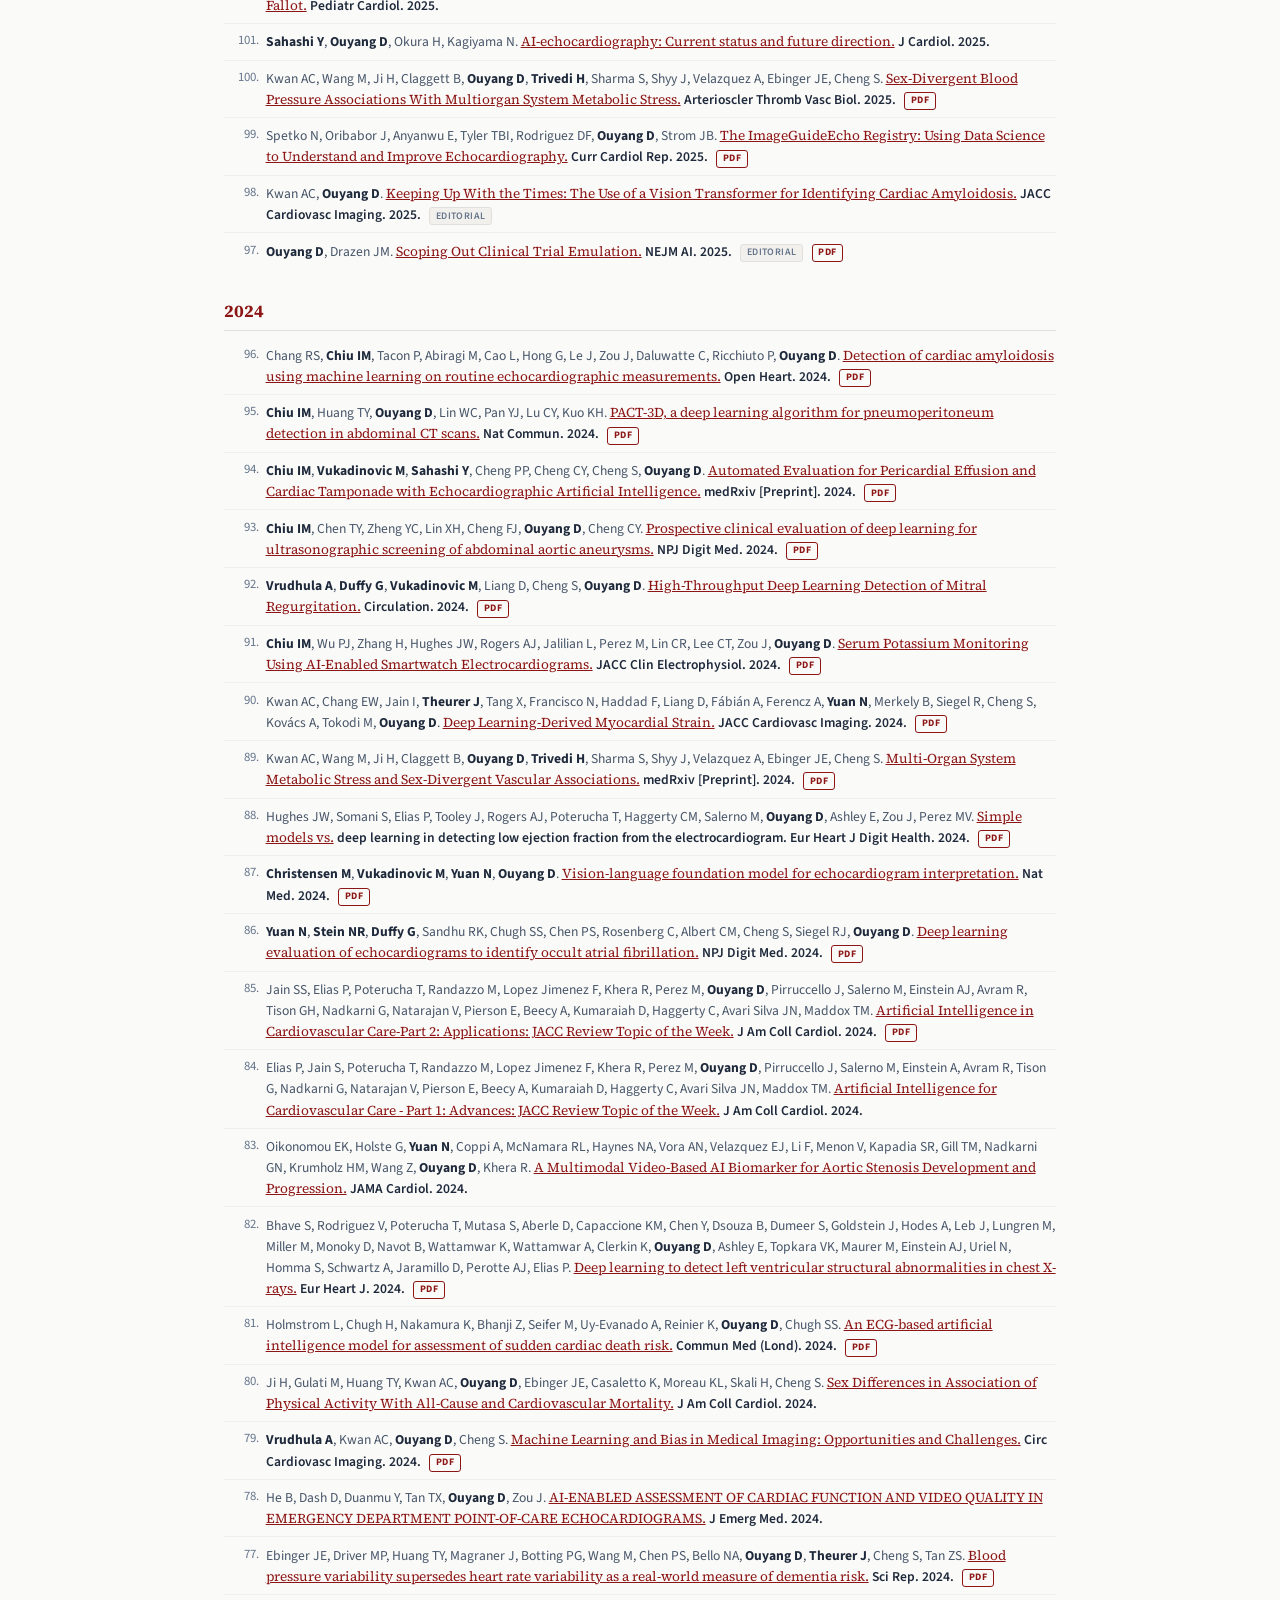
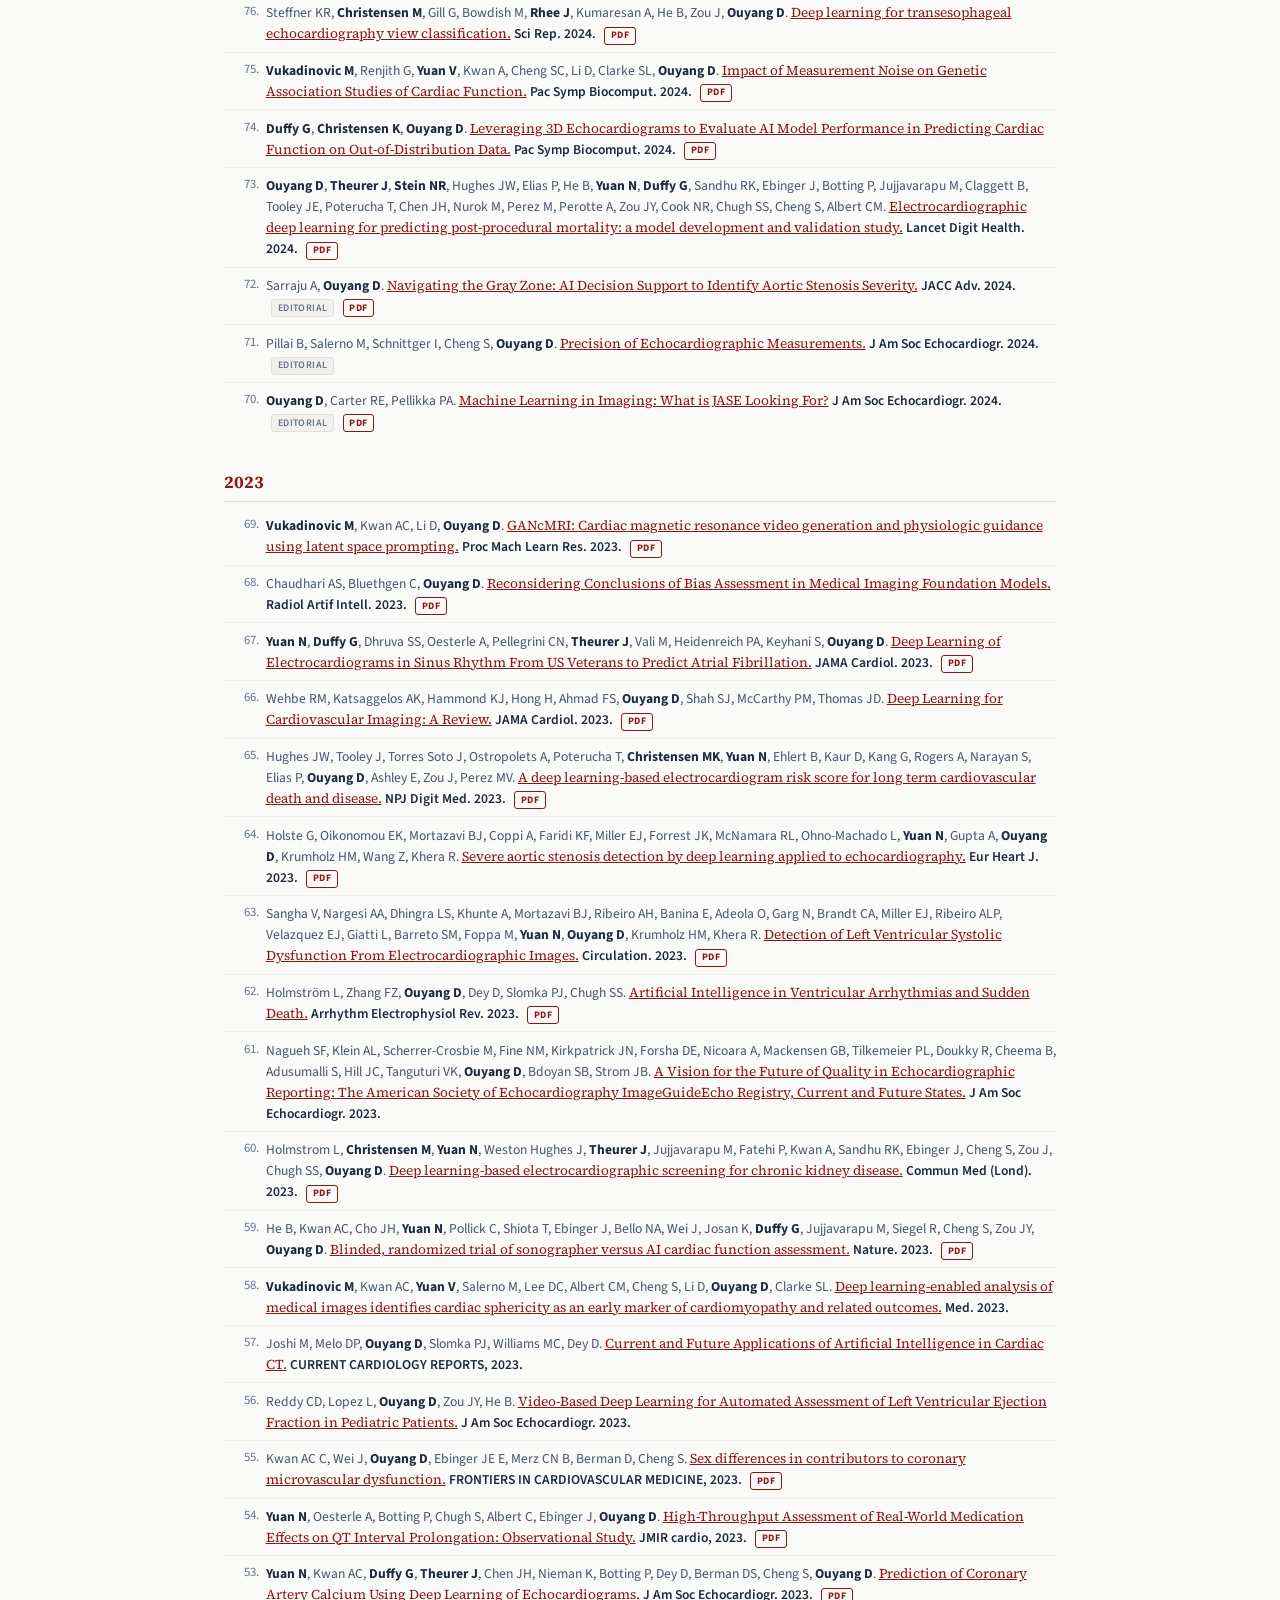
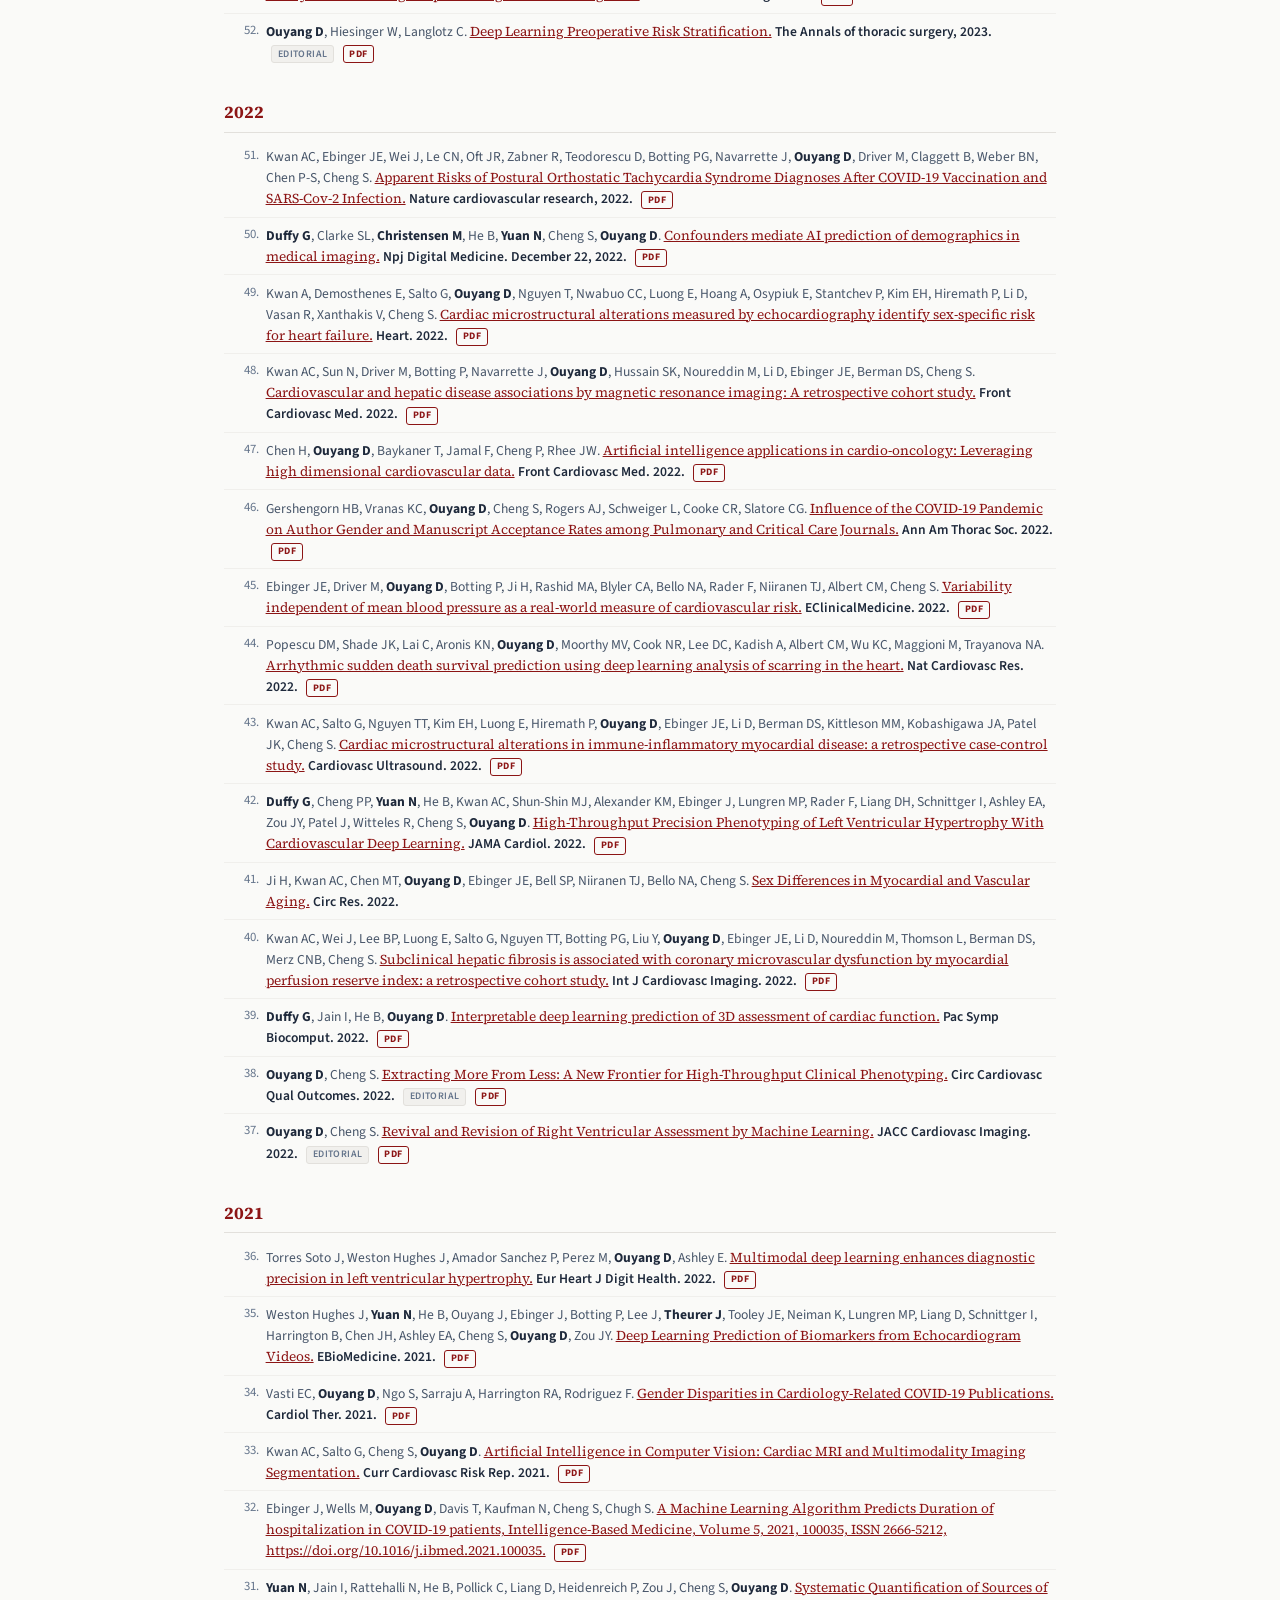
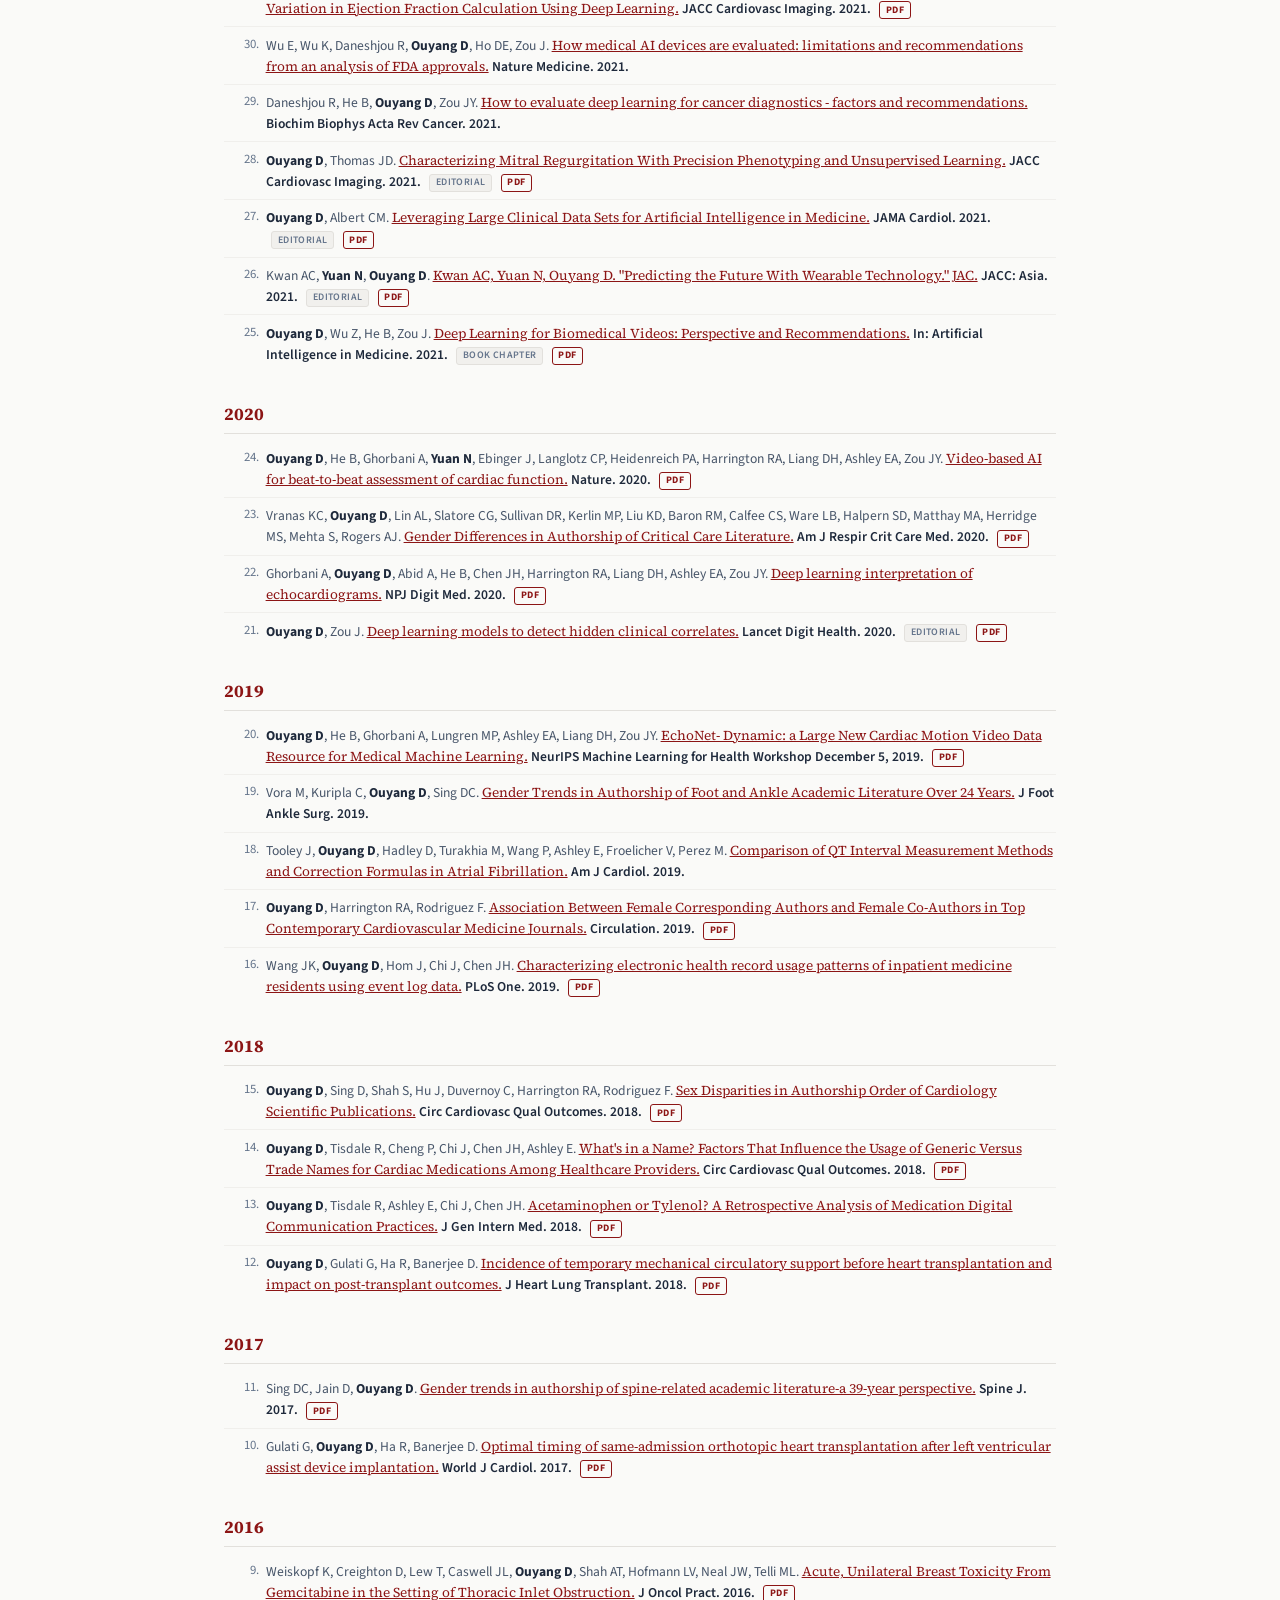
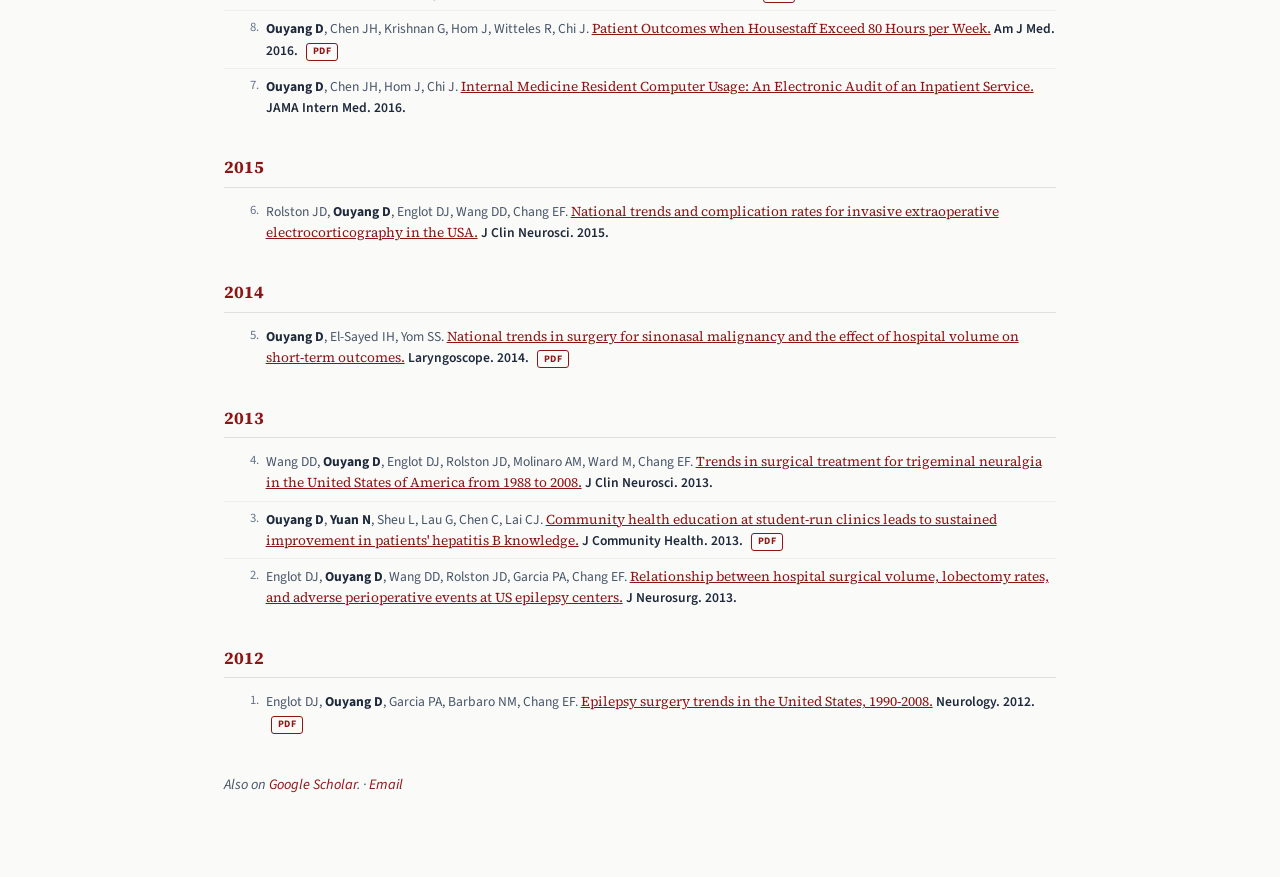
<file: publications.html>
<!DOCTYPE html>
<html lang="en">
<head>
<meta charset="UTF-8">
<meta name="viewport" content="width=device-width, initial-scale=1">
<title>Publications — David Ouyang</title>
<meta name="description" content="Peer-reviewed publications by David Ouyang on AI for echocardiography and cardiovascular imaging, including work in Nature, Nature Medicine, NEJM AI, Circulation, and JAMA Cardiology.">
<link rel="canonical" href="https://douyang.org/publications.html">
<meta name="robots" content="index, follow, max-image-preview:large">
<link rel="icon" type="image/svg+xml" href="/favicon.svg">
<meta property="og:type" content="website">
<meta property="og:site_name" content="David Ouyang">
<meta property="og:title" content="Publications — David Ouyang">
<meta property="og:description" content="Peer-reviewed publications on AI for echocardiography and cardiovascular imaging.">
<meta property="og:url" content="https://douyang.org/publications.html">
<meta property="og:image" content="https://douyang.org/og-card.png">
<meta property="og:image:width" content="1200">
<meta property="og:image:height" content="630">
<meta property="og:image:alt" content="David Ouyang, MD — Cardiologist and cardiovascular AI researcher">
<meta name="twitter:card" content="summary_large_image">
<meta name="twitter:site" content="@David_Ouyang">
<meta name="twitter:image" content="https://douyang.org/og-card.png">
<meta name="twitter:image:alt" content="David Ouyang, MD — Cardiologist and cardiovascular AI researcher">

<script type="application/ld+json">
{
  "@context": "https://schema.org",
  "@type": "CollectionPage",
  "@id": "https://douyang.org/publications.html#webpage",
  "url": "https://douyang.org/publications.html",
  "name": "Publications — David Ouyang",
  "description": "Complete list of publications and preprints by David Ouyang, MD.",
  "inLanguage": "en-US",
  "isPartOf": { "@type": "WebSite", "@id": "https://douyang.org/#website", "url": "https://douyang.org/", "name": "David Ouyang" },
  "about": { "@type": "Person", "@id": "https://douyang.org/#david-ouyang", "name": "David Ouyang" },
  "mainEntity": { "@type": "ItemList", "@id": "https://douyang.org/publications.html#publications" },
  "author": { "@id": "https://douyang.org/#david-ouyang" }
}
</script>

<link rel="preconnect" href="https://fonts.googleapis.com">
<link rel="preconnect" href="https://fonts.gstatic.com" crossorigin>
<link href="https://fonts.googleapis.com/css2?family=Source+Serif+4:opsz,wght@8..60,400;8..60,600;8..60,700&family=Source+Sans+3:wght@400;600&display=swap" rel="stylesheet">
<style>
  :root{--color-primary:#8c1515;--color-primary-hover:#b91c1c;--color-text:#1e293b;--color-text-muted:#475569;--color-bg:#fafaf8;--color-border:#e2e0dc;--color-section-label:#64748b;--font-serif:'Source Serif 4',Georgia,serif;--font-sans:'Source Sans 3',-apple-system,BlinkMacSystemFont,sans-serif;}
  *,*::before,*::after{box-sizing:border-box;margin:0;padding:0}
  html{font-size:16px;scroll-behavior:smooth}
  body{font-family:var(--font-sans);color:var(--color-text);background:var(--color-bg);line-height:1.7;-webkit-font-smoothing:antialiased}
  a{color:var(--color-primary);text-decoration:none;transition:color .2s ease}
  a:hover{color:var(--color-primary-hover);text-decoration:underline}
  a:focus-visible{outline:2px solid var(--color-primary);outline-offset:2px;border-radius:2px}
  ol.pub-list a.ti{text-decoration:underline}
  .container{max-width:880px;margin:0 auto;padding:3rem 1.5rem 5rem}
  .page-header{margin-bottom:1.5rem;padding-bottom:1.5rem;border-bottom:1px solid var(--color-border)}
  .back-link{font-size:.85rem;font-weight:600;text-transform:uppercase;letter-spacing:.06em;color:var(--color-section-label)}
  .page-header h1{font-family:var(--font-serif);font-size:1.9rem;font-weight:700;line-height:1.2;margin:.75rem 0 .5rem}
  .page-header p{color:var(--color-text-muted);font-size:.95rem;max-width:70ch}
  .page-header p+p{margin-top:.5rem}
  .pub-category{font-family:var(--font-serif);font-weight:700;font-size:1.1rem;color:var(--color-primary);margin:1.75rem 0 .4rem;padding-bottom:.2rem;border-bottom:1.5px solid var(--color-border)}
  ol.pub-list{list-style:none;margin:0 0 .25rem;padding:0}
  ol.pub-list li{font-size:.85rem;line-height:1.55;padding:.45rem 0 .45rem 2.6rem;border-bottom:1px solid #f0efec;position:relative}
  ol.pub-list li:last-child{border-bottom:none}
  .pn{position:absolute;left:0;top:.45rem;width:2.2rem;text-align:right;color:var(--color-section-label);font-variant-numeric:tabular-nums;font-size:.8rem}
  .authors{color:var(--color-text-muted)}
  .authors strong{color:var(--color-text);font-weight:700}
  a.ti{font-family:var(--font-serif)}
  .venue{font-weight:600}
  .kind{display:inline-block;font-size:.62rem;font-weight:600;text-transform:uppercase;letter-spacing:.04em;color:var(--color-section-label);background:#f1f0ed;border:1px solid var(--color-border);border-radius:3px;padding:.02rem .35rem;margin-left:.35rem;vertical-align:.05em}
  a.pdf{display:inline-block;font-family:var(--font-sans);font-size:.62rem;font-weight:700;text-transform:uppercase;letter-spacing:.04em;color:var(--color-primary);border:1px solid var(--color-primary);border-radius:3px;padding:.02rem .35rem;margin-left:.35rem;vertical-align:.05em}
  a.pdf:hover{background:var(--color-primary);color:#fff;text-decoration:none}
  .scholar-link{margin-top:2rem;font-style:italic;color:var(--color-text-muted);font-size:.9rem}
  @media(max-width:700px){.container{padding:2rem 1.25rem 4rem}ol.pub-list li{padding-left:2.3rem}}
</style>
</head>
<body>
<div class="container">
  <header class="page-header">
    <a class="back-link" href="index.html">&larr; David Ouyang</a>
    <h1>Publications</h1>
    <p>A complete list of 140 publications and preprints, newest first. Names of current and former lab members are shown in <strong>bold</strong>.</p>
    <p>PDFs are self-hosted where permitted under NIH Public Access and university policy (110 available); otherwise the title links to the publisher. Email me if something is missing or incorrect.</p>
  </header>
      <h2 class="pub-category">2026</h2>
      <ol class="pub-list">
        <li value="140"><span class="pn">140.</span> <span class="authors"><strong>Yuan V</strong>, <strong>Ieki H</strong>, Sandhu A, Nguyen LH, Cheng PP, Chang ST, Ambrosy AP, Kwan AC, Go AS, Cheng S, <strong>Ouyang D</strong>.</span> <a class="ti" href="pdfs/yuan-2026-deep-learning-enabled.pdf">Deep Learning-Enabled Screening of Chronic Kidney Disease from Echocardiography.</a> <span class="venue">Cell Reports Medicine. 2026.</span> <a class="pdf" href="pdfs/yuan-2026-deep-learning-enabled.pdf">PDF</a></li>
        <li value="139"><span class="pn">139.</span> <span class="authors"><strong>Yuan V</strong>, Kalagara S, <strong>Ieki H</strong>, Bhatt AS, Ambrosy AP, Elezaby A, Stern LK, Cheng PP, <strong>Ouyang D</strong>.</span> <a class="ti" href="pdfs/preprint_amyloid.pdf">Artificial Intelligence Detects Cardiac Amyloidosis Before Clinical Diagnosis.</a> <span class="venue">medRxiv (Preprint). 2026.</span> <a class="pdf" href="pdfs/preprint_amyloid.pdf">PDF</a></li>
        <li value="138"><span class="pn">138.</span> <span class="authors">Orr ORP, Navarro VM, Wasserman EA, <strong>Ouyang D</strong>.</span> <a class="ti" href="pdfs/PMC12827666.pdf">Categorization of echocardiograms by humans and pigeons.</a> <span class="venue">Front Psychol. 2026.</span> <a class="pdf" href="pdfs/PMC12827666.pdf">PDF</a></li>
        <li value="137"><span class="pn">137.</span> <span class="authors">Nolin-Lapalme A, Sowa A, Delfrate J, Tastet O, Corbin D, Kulbay M, Ozdemir D, Noël MJ, Marois-Blanchet FC, Harvey F, Sharma S, Ansari M, <strong>Chiu IM</strong>, D&#x27;souza V, Friedman SF, Chassé M, Potter BJ, Afilalo J, Elias PA, Jabbour G, Bahani M, Dubé MP, Boyle PM, Chatterjee NA, Barrios J, Tison GH, <strong>Ouyang D</strong>, Maddah M, Khurshid S, Cadrin-Tourigny J, Tadros R, Hussin J, Avram R.</span> <a class="ti" href="pdfs/PMC13178678.pdf">Foundation models for electrocardiogram interpretation: clinical implications.</a> <span class="venue">Eur Heart J. 2026.</span> <a class="pdf" href="pdfs/PMC13178678.pdf">PDF</a></li>
        <li value="136"><span class="pn">136.</span> <span class="authors">Ansari RA, Bandyopadhyay S, <strong>Trivedi RK</strong>, Brennan KA, Liu X, Ganesan P, Hughes JW, Perino AC, Ashley EA, Wang PJ, Coleman T, Perez MV, <strong>Ouyang D</strong>, Narayan SM, Rogers AJ.</span> <a class="ti" href="pdfs/PMC13155491.pdf">Deep Learning-Based Continuous QT Monitoring to Identify High-Risk Prolongation Events After Class III Antiarrhythmic Initiation.</a> <span class="venue">Circulation. 2026.</span> <a class="pdf" href="pdfs/PMC13155491.pdf">PDF</a></li>
        <li value="135"><span class="pn">135.</span> <span class="authors"><strong>Vukadinovic M</strong>, <strong>Chiu IM</strong>, Tang X, <strong>Yuan N</strong>, Chen TY, Cheng P, Li D, Cheng S, He B, <strong>Ouyang D</strong>.</span> <a class="ti" href="pdfs/PMC12935550.pdf">Comprehensive echocardiogram evaluation with view primed vision language AI.</a> <span class="venue">Nature. 2026.</span> <a class="pdf" href="pdfs/PMC12935550.pdf">PDF</a></li>
        <li value="134"><span class="pn">134.</span> <span class="authors">Ye L, Girouard MP, Go AS, Liu JY, Parikh RV, Tan TC, Lee ES, Sun G, Halaseh R, Bhatt AS, Pravoverov L, Zheng S, Svetlichnaya J, Fitzpatrick JK, Avula HR, Lee KK, Adatya S, <strong>Ouyang D</strong>, Goyal P, Sandhu AT, Ambrosy AP.</span> <a class="ti" href="https://doi.org/10.1016/j.ahj.2025.107290">Worsening heart failure events in adults with mild-to-moderate chronic kidney disease.</a> <span class="venue">Am Heart J. 2026.</span></li>
        <li value="133"><span class="pn">133.</span> <span class="authors">Kagiyama N, Tokodi M, Hathaway QA, Arnaout R, Davies R, Dey D, Duchateau N, Fraser AG, Goto S, Jamthikar AD, Lam CSP, Oikonomou EK, <strong>Ouyang D</strong>, Pandey A, Poterucha TJ, Raisi-Estabragh Z, Strom JB, Zhang Q, Yanamala N, Sengupta PP.</span> <a class="ti" href="https://doi.org/10.1016/j.jcmg.2025.08.004">PRIME 2.0: Proposed Requirements for Cardiovascular Imaging-Related Multimodal-AI Evaluation: An Updated Checklist.</a> <span class="venue">JACC Cardiovasc Imaging. 2026.</span></li>
      </ol>
      <h2 class="pub-category">2025</h2>
      <ol class="pub-list">
        <li value="132"><span class="pn">132.</span> <span class="authors">Leuchter RK, Turner WB, <strong>Ouyang D</strong>.</span> <a class="ti" href="pdfs/PMC12851562.pdf">Evaluating Translational AI: A Two-Way Moving Target Problem.</a> <span class="venue">NEJM AI. 2025.</span> <a class="pdf" href="pdfs/PMC12851562.pdf">PDF</a></li>
        <li value="131"><span class="pn">131.</span> <span class="authors"><strong>Chiu IM</strong>, <strong>Sahashi Y</strong>, Torbati SS, Chugh SS, <strong>Ouyang D</strong>.</span> <a class="ti" href="pdfs/PMC12821064.pdf">Factors associated with physician modifications to automated ECG interpretations.</a> <span class="venue">Eur Heart J Digit Health. 2025.</span> <a class="pdf" href="pdfs/PMC12821064.pdf">PDF</a></li>
        <li value="130"><span class="pn">130.</span> <span class="authors">Bandyopadhyay S, <strong>Chiu IM</strong>, Ansari R, Liu S, Hughes JW, Perino AC, Bhatia NK, <strong>Ouyang D</strong>, Ashley EA, Perez MV, Zou J, Narayan SM, Rogers AJ.</span> <a class="ti" href="pdfs/ambulatory-12lead-ecg-2025.pdf">Long-term, ambulatory 12-lead ECG from a single non-standard lead using perceptual reconstruction.</a> <span class="venue">medRxiv [Preprint]. 2025.</span> <a class="pdf" href="pdfs/ambulatory-12lead-ecg-2025.pdf">PDF</a></li>
        <li value="129"><span class="pn">129.</span> <span class="authors"><strong>Yuan V</strong>, Lee K, Ambrosy AP, <strong>Ouyang D</strong>, <strong>Ieki H</strong>.</span> <a class="ti" href="https://doi.org/10.1007/s11886-025-02314-8">Current State of Artificial Intelligence in Assessing Cardiac Function.</a> <span class="venue">Curr Cardiol Rep. 2025.</span></li>
        <li value="128"><span class="pn">128.</span> <span class="authors"><strong>Ieki H</strong>, <strong>Sahashi Y</strong>, <strong>Vukadinovic M</strong>, <strong>Rawlani M</strong>, <strong>Binder C</strong>, <strong>Yuan N</strong>, Ambrosy AP, Go AS, Chen W, Lee MS, He B, Cheng P, <strong>Ouyang D</strong>.</span> <a class="ti" href="pdfs/ieki-2025-comprehensive-aortic-stenosis.pdf">Comprehensive aortic stenosis characterization using multi-view deep learning.</a> <span class="venue">medRxiv [Preprint]. 2025.</span> <a class="pdf" href="pdfs/ieki-2025-comprehensive-aortic-stenosis.pdf">PDF</a></li>
        <li value="127"><span class="pn">127.</span> <span class="authors"><strong>Rawlani M</strong>, <strong>Ieki H</strong>, <strong>Binder C</strong>, <strong>Yuan V</strong>, <strong>Chiu IM</strong>, Bhatt A, Ebinger JE, <strong>Sahashi Y</strong>, Ambrosy AP, Usuku H, Tsujita K, Cheng P, Kwan AC, Cheng S, <strong>Ouyang D</strong>.</span> <a class="ti" href="pdfs/PMC12627499.pdf">Artificial intelligence prediction of age from echocardiography as a marker for cardiovascular disease.</a> <span class="venue">NPJ Digit Med. 2025.</span> <a class="pdf" href="pdfs/PMC12627499.pdf">PDF</a></li>
        <li value="126"><span class="pn">126.</span> <span class="authors">Min KH, Go AS, Parikh RV, Ambrosy AP, Tan TC, Adatya S, Lee K, Sandhu AT, Svetlichnaya J, Vaduganathan M, Solomon SD, <strong>Ouyang D</strong>, Ku IA, Bhatt AS.</span> <a class="ti" href="https://doi.org/10.1016/j.cardfail.2025.10.016">Clinical Characteristics, Early GDMT Initiation, and Likelihood of Heart Failure With Improved Ejection Fraction.</a> <span class="venue">J Card Fail. 2025.</span></li>
        <li value="125"><span class="pn">125.</span> <span class="authors">Angus DC, Khera R, Lieu T, Liu V, Ahmad FS, Anderson B, Bhavani SV, Bindman A, Brennan T, Celi LA, Chen F, Cohen IG, Denniston A, Desai S, Embí P, Faisal A, Ferryman K, Gerhart J, Gross M, Hernandez-Boussard T, Howell M, Johnson K, Lee K, Liu X, Lomis K, London AJ, Longhurst CA, Mandl KD, McGlynn E, Mello MM, Munoz F, Ohno-Machado L, <strong>Ouyang D</strong>, Perlis R, Phillips A, Rhew D, Ross JS, Saria S, Schwamm L, Seymour CW, Shah NH, Shah R, Singh K, Solomon M, Spates K, Spector-Bagdady K, Wang T, Gichoya JW, Weinstein J, Wiens J, Bibbins-Domingo K; JAMA Summit on AI.</span> <a class="ti" href="https://doi.org/10.1001/jama.2025.18490">AI, Health, and Health Care Today and Tomorrow: The JAMA Summit Report on Artificial Intelligence.</a> <span class="venue">JAMA. 2025.</span></li>
        <li value="124"><span class="pn">124.</span> <span class="authors"><strong>Sahashi Y</strong>, <strong>Vukadinovic M</strong>, Amrollahi F, <strong>Trivedi H</strong>, <strong>Rhee J</strong>, Chen J, Cheng S, <strong>Ouyang D</strong>, Kwan AC.</span> <a class="ti" href="pdfs/PMC12493085.pdf">Opportunistic Screening of Chronic Liver Disease with Deep-Learning-Enhanced Echocardiography.</a> <span class="venue">NEJM AI. 2025.</span> <a class="pdf" href="pdfs/PMC12493085.pdf">PDF</a></li>
        <li value="123"><span class="pn">123.</span> <span class="authors"><strong>Duffy G</strong>, Oikonomou EK, Easton N, Usuku H, Patel J, Katsumata Y, Yamasawa D, Stern L, Goto S, Tsujita K, Cheng P, Khera R, Ahmad FS, <strong>Ouyang D</strong>.</span> <a class="ti" href="pdfs/PMC12717555.pdf">International Validation of Echocardiographic Artificial Intelligence Amyloid Detection Algorithm.</a> <span class="venue">JACC Adv. 2025.</span> <a class="pdf" href="pdfs/PMC12717555.pdf">PDF</a></li>
        <li value="122"><span class="pn">122.</span> <span class="authors">Girouard MP, Go AS, Liu JY, Parikh RV, Tan TC, Lee ES, Sun G, Halaseh R, Bhatt AS, Pravoverov L, Zheng S, Svetlichnaya J, Fitzpatrick JK, Avula HR, Lee KK, Adatya S, <strong>Ouyang D</strong>, Goyal P, Sandhu AT, Ambrosy AP.</span> <a class="ti" href="https://doi.org/10.1016/j.jchf.2025.102616">Incident Heart Failure in Adults With Mild to Moderate Chronic Kidney Disease.</a> <span class="venue">JACC Heart Fail. 2025.</span></li>
        <li value="121"><span class="pn">121.</span> <span class="authors">Hourmozdi J, Easton N, Benigeri S, Thomas JD, Narang A, <strong>Ouyang D</strong>, <strong>Duffy G</strong>, Upton R, Hawkes W, Akerman A, Okwuosa I, Kline A, Kho AN, Luo Y, Shah SJ, Ahmad FS.</span> <a class="ti" href="pdfs/PMC12272418.pdf">Evaluating the Performance and Potential Bias of Predictive Models for Detection of Transthyretin Cardiac Amyloidosis.</a> <span class="venue">JACC Adv. 2025.</span> <a class="pdf" href="pdfs/PMC12272418.pdf">PDF</a></li>
        <li value="120"><span class="pn">120.</span> <span class="authors">Poterucha TJ, Jing L, Ricart RP, Adjei-Mosi M, Finer J, Hartzel D, Kelsey C, Long A, Rocha D, Ruhl JA, vanMaanen D, Probst MA, Daniels B, Joshi SD, Tastet O, Corbin D, Avram R, Barrios JP, Tison GH, <strong>Chiu IM</strong>, <strong>Ouyang D</strong>, Volodarskiy A, Castillo M, Roedan Oliver FA, Malta PP, Ye S, Rosner GF, Dizon JM, Ali SR, Liu Q, Bradley CK, Vaishnava P, Waksmonski CA, DeFilippis EM, Agarwal V, Lebehn M, Kampaktsis PN, Shames S, Beecy AN, Kumaraiah D, Homma S, Schwartz A, Hahn RT, Leon M, Einstein AJ, Maurer MS, Hartman HS, Hughes JW, Haggerty CM, Elias P.</span> <a class="ti" href="pdfs/PMC12328201.pdf">Detecting structural heart disease from electrocardiograms using AI.</a> <span class="venue">Nature. 2025.</span> <a class="pdf" href="pdfs/PMC12328201.pdf">PDF</a></li>
        <li value="119"><span class="pn">119.</span> <span class="authors">Nolin-Lapalme A, Sowa A, Delfrate J, Tastet O, Corbin D, Kulbay M, Ozdemir D, Noël MJ, Sharma S, Ansari M, <strong>Chiu IM</strong>, Dsouza V, Friedman SF, Afilalo J, Raghunath S, Elias PA, Jabbour G, Bahani M, Dubé MP, Boyle PM, Chatterjee NA, Barrios J, Tison GH, <strong>Ouyang D</strong>, Maddah M, Khurshid S, Cadrin-Tourigny J, Tadros R, Hussin J, Avram R.</span> <a class="ti" href="https://doi.org/10.1016/j.jelectrocard.2025.153965">DeepECG-SSL: A foundational artificial intelligence multi-task ECG model leveraging self-supervised learning for enhanced cardiovascular disease prediction.</a> <span class="venue">J Electrocardiol. 2025.</span></li>
        <li value="118"><span class="pn">118.</span> <span class="authors"><strong>Rhee J</strong>, Gupta R, Scarlett S, Lu E, Nammalwar S, <strong>Duffy G</strong>, <strong>Vukadinovic M</strong>, Baril D, Azizzadeh A, <strong>Ouyang D</strong>, Chou EL.</span> <a class="ti" href="https://doi.org/10.1016/j.jvs.2025.03.463">Aortic Strain and Diameter After Endovascular and Open Thoracic Aortic Repair.</a> <span class="venue">J Vasc Surg. 2025.</span></li>
        <li value="117"><span class="pn">117.</span> <span class="authors"><strong>Vrudhula A</strong>, <strong>Vukadinovic M</strong>, Haeffele C, Kwan AC, Berman D, Liang D, Siegel R, Cheng S, <strong>Ouyang D</strong>.</span> <a class="ti" href="pdfs/vrudhula-2025-automated-deep-learning.pdf">Automated Deep Learning Phenotyping of Tricuspid Regurgitation in Echocardiography.</a> <span class="venue">JAMA Cardiol. 2025.</span> <a class="pdf" href="pdfs/vrudhula-2025-automated-deep-learning.pdf">PDF</a></li>
        <li value="116"><span class="pn">116.</span> <span class="authors"><strong>Sahashi Y</strong>, <strong>Vukadinovic M</strong>, <strong>Duffy G</strong>, Li D, Cheng S, Berman DS, <strong>Ouyang D</strong>, Kwan AC.</span> <a class="ti" href="https://doi.org/10.1016/j.echo.2025.05.016">Using Deep Learning to Predict Cardiovascular Magnetic Resonance Findings From Echocardiographic Videos.</a> <span class="venue">J Am Soc Echocardiogr. 2025.</span></li>
        <li value="115"><span class="pn">115.</span> <span class="authors"><strong>Yuan N</strong>, Hong GJ, <strong>Vrudhula A</strong>, Kwan AC, <strong>Duffy G</strong>, Botting P, Dhruva SS, Siegel RJ, <strong>Ouyang D</strong>.</span> <a class="ti" href="pdfs/PMC12184549.pdf">Understanding Transient Left Ventricular Ejection Fraction Reduction During Atrial Fibrillation With Artificial Intelligence.</a> <span class="venue">J Am Heart Assoc. 2025.</span> <a class="pdf" href="pdfs/PMC12184549.pdf">PDF</a></li>
        <li value="114"><span class="pn">114.</span> <span class="authors">Cao L, Hong GJ, Abiragi M, Le J, Tacon PR, <strong>Chiu IM</strong>, Patel J, Stern LK, Daluwatte C, <strong>Ouyang D</strong>, Ricchiuto P.</span> <a class="ti" href="pdfs/PMC12083331.pdf">Ratio of interventricular septal thickness to global longitudinal strain accurately identifies cardiac amyloidosis.</a> <span class="venue">Open Heart. 2025.</span> <a class="pdf" href="pdfs/PMC12083331.pdf">PDF</a></li>
        <li value="113"><span class="pn">113.</span> <span class="authors">Hughes JW, <strong>Theurer J</strong>, <strong>Vukadinovic M</strong>, Rogers AJ, Somani S, Kang G, Ghazizadeh Z, O&#x27;Sullivan JW, Jain SS, Gomes B, Salerno M, Ashley E, Zou JY, Perez MV, <strong>Ouyang D</strong>.</span> <a class="ti" href="pdfs/PMC12282379.pdf">A deep learning phenome wide association study of the electrocardiogram.</a> <span class="venue">Eur Heart J Digit Health. 2025.</span> <a class="pdf" href="pdfs/PMC12282379.pdf">PDF</a></li>
        <li value="112"><span class="pn">112.</span> <span class="authors"><strong>Trivedi RK</strong>, <strong>Chiu IM</strong>, Hughes JW, Rogers AJ, <strong>Ouyang D</strong>.</span> <a class="ti" href="pdfs/PMC12088713.pdf">Deep learning on electrocardiogram waveforms to stratify risk of obstructive stable coronary artery disease.</a> <span class="venue">Eur Heart J Digit Health. 2025.</span> <a class="pdf" href="pdfs/PMC12088713.pdf">PDF</a></li>
        <li value="111"><span class="pn">111.</span> <span class="authors"><strong>Yuan V</strong>, <strong>Sahashi Y</strong>, <strong>Ieki H</strong>, <strong>Vukadinovic M</strong>, <strong>Binder C</strong>, Pieszko K, Ambrosy AP, Cheng PP, Cheng S, <strong>Ouyang D</strong>.</span> <a class="ti" href="pdfs/yuan-2025-automated-lvot-pipeline.pdf">Automated Deep Learning Pipeline for Characterizing Left Ventricular Diastolic Function.</a> <span class="venue">medRxiv [Preprint]. 2025.</span> <a class="pdf" href="pdfs/yuan-2025-automated-lvot-pipeline.pdf">PDF</a></li>
        <li value="110"><span class="pn">110.</span> <span class="authors"><strong>Choi D</strong>, <strong>Vukadinovic M</strong>, He B, <strong>Binder C</strong>, <strong>Sahashi Y</strong>, <strong>Ouyang D</strong>.</span> <a class="ti" href="pdfs/choi-2025-echonet-quality-denoising.pdf">EchoNet-Quality: Denoising Echocardiograms via Deep Generative Modeling of Ultrasound Noise.</a> <span class="venue">arXiv [Preprint]. 2025.</span> <a class="pdf" href="pdfs/choi-2025-echonet-quality-denoising.pdf">PDF</a></li>
        <li value="109"><span class="pn">109.</span> <span class="authors">Thapa R, Li A, Wu Q, He B, <strong>Sahashi Y</strong>, <strong>Binder C</strong>, Zhang A, Athiwaratkun B, Song SL, <strong>Ouyang D</strong>, Zou J.</span> <a class="ti" href="pdfs/vision-language-models-medicine-2025.pdf">How Well Can General Vision-Language Models Learn Medicine By Watching Public Educational Videos? arXiv [Preprint].</a> <span class="venue">2025.</span> <a class="pdf" href="pdfs/vision-language-models-medicine-2025.pdf">PDF</a></li>
        <li value="108"><span class="pn">108.</span> <span class="authors">Grogan M, Lopez-Jimenez F, Guthrie S, Kumar N, Langevin R, Lousada I, Witteles R, Royyuru A, Rosenzweig M, Cairns-Smith S, <strong>Ouyang D</strong>.</span> <a class="ti" href="pdfs/PMC12132858.pdf">Value of Artificial Intelligence for Enhancing Suspicion of Cardiac Amyloidosis Using Electrocardiography and Echocardiography: A Narrative Review.</a> <span class="venue">J Am Heart Assoc. 2025.</span> <a class="pdf" href="pdfs/PMC12132858.pdf">PDF</a></li>
        <li value="107"><span class="pn">107.</span> <span class="authors"><strong>Sahashi Y</strong>, <strong>Ieki H</strong>, <strong>Yuan V</strong>, <strong>Christensen M</strong>, <strong>Vukadinovic M</strong>, <strong>Binder-Rodriguez C</strong>, <strong>Rhee J</strong>, Zou JY, He B, Cheng P, <strong>Ouyang D</strong>.</span> <a class="ti" href="pdfs/sahashi-2025-artificial-intelligence-automation.pdf">Artificial Intelligence Automation of Echocardiographic Measurements.</a> <span class="venue">J Am Coll Cardiol. 2025.</span> <a class="pdf" href="pdfs/sahashi-2025-artificial-intelligence-automation.pdf">PDF</a></li>
        <li value="106"><span class="pn">106.</span> <span class="authors"><strong>Binder C</strong>, <strong>Sahashi Y</strong>, <strong>Ieki H</strong>, <strong>Vukadinovic M</strong>, <strong>Yuan V</strong>, <strong>Rawlani M</strong>, Cheng P, <strong>Ouyang D</strong>, Siegel RJ.</span> <a class="ti" href="pdfs/aortic-regurgitation-ai-2025.pdf">Automated Aortic Regurgitation Detection and Quantification: A Deep Learning Approach Using Multi-View Echocardiography.</a> <span class="venue">medRxiv [Preprint]. 2025.</span> <a class="pdf" href="pdfs/aortic-regurgitation-ai-2025.pdf">PDF</a></li>
        <li value="105"><span class="pn">105.</span> <span class="authors"><strong>Chiu IM</strong>, <strong>Ouyang D</strong>.</span> <a class="ti" href="pdfs/chiu-2025-acute-myocardial-infarction.pdf">Acute myocardial infarction diagnosis: impact of artificial intelligence-powered ECG interpretation.</a> <span class="venue">Eur Heart J. 2025.</span> <a class="pdf" href="pdfs/chiu-2025-acute-myocardial-infarction.pdf">PDF</a></li>
        <li value="104"><span class="pn">104.</span> <span class="authors">Marcinkiewicz AM, Zhang W, Shanbhag A, Miller RJH, Lemley M, Ramirez G, Buchwald M, Killekar A, Kavanagh PB, Feher A, Miller EJ, Einstein AJ, Ruddy TD, Liang JX, Builoff V, <strong>Ouyang D</strong>, Berman DS, Dey D, Slomka PJ.</span> <a class="ti" href="pdfs/PMC11906890.pdf">Holistic AI analysis of hybrid cardiac perfusion images for mortality prediction.</a> <span class="venue">NPJ Digit Med. 2025.</span> <a class="pdf" href="pdfs/PMC11906890.pdf">PDF</a></li>
        <li value="103"><span class="pn">103.</span> <span class="authors"><strong>Yuan V</strong>, <strong>Ieki H</strong>, <strong>Binder C</strong>, <strong>Sahashi Y</strong>, Cheng PC, <strong>Ouyang D</strong>.</span> <a class="ti" href="pdfs/yuan-2025-lvot-obstruction-detection.pdf">Detection of Left Ventricular Outflow Obstruction from Standard B-Mode Echocardiogram Videos using Deep Learning.</a> <span class="venue">medRxiv [Preprint]. 2025.</span> <a class="pdf" href="pdfs/yuan-2025-lvot-obstruction-detection.pdf">PDF</a></li>
        <li value="102"><span class="pn">102.</span> <span class="authors">Adhikari A, Wesley GV 3rd, Nguyen MB, Doan TT, Rao MY, Parthiban A, Patterson L, Adhikari K, <strong>Ouyang D</strong>, Heinle JS, Wadhwa L.</span> <a class="ti" href="https://doi.org/10.1007/s00246-025-03802-y">Predicting Cardiac Magnetic Resonance-Derived Ejection Fraction from Echocardiogram Via Deep Learning Approach in Tetralogy of Fallot.</a> <span class="venue">Pediatr Cardiol. 2025.</span></li>
        <li value="101"><span class="pn">101.</span> <span class="authors"><strong>Sahashi Y</strong>, <strong>Ouyang D</strong>, Okura H, Kagiyama N.</span> <a class="ti" href="https://doi.org/10.1016/j.jjcc.2025.02.005">AI-echocardiography: Current status and future direction.</a> <span class="venue">J Cardiol. 2025.</span></li>
        <li value="100"><span class="pn">100.</span> <span class="authors">Kwan AC, Wang M, Ji H, Claggett B, <strong>Ouyang D</strong>, <strong>Trivedi H</strong>, Sharma S, Shyy J, Velazquez A, Ebinger JE, Cheng S.</span> <a class="ti" href="pdfs/PMC11936467.pdf">Sex-Divergent Blood Pressure Associations With Multiorgan System Metabolic Stress.</a> <span class="venue">Arterioscler Thromb Vasc Biol. 2025.</span> <a class="pdf" href="pdfs/PMC11936467.pdf">PDF</a></li>
        <li value="99"><span class="pn">99.</span> <span class="authors">Spetko N, Oribabor J, Anyanwu E, Tyler TBI, Rodriguez DF, <strong>Ouyang D</strong>, Strom JB.</span> <a class="ti" href="pdfs/PMC11779749.pdf">The ImageGuideEcho Registry: Using Data Science to Understand and Improve Echocardiography.</a> <span class="venue">Curr Cardiol Rep. 2025.</span> <a class="pdf" href="pdfs/PMC11779749.pdf">PDF</a></li>
        <li value="98"><span class="pn">98.</span> <span class="authors">Kwan AC, <strong>Ouyang D</strong>.</span> <a class="ti" href="https://doi.org/10.1016/j.jcmg.2024.12.005">Keeping Up With the Times: The Use of a Vision Transformer for Identifying Cardiac Amyloidosis.</a> <span class="venue">JACC Cardiovasc Imaging. 2025.</span> <span class="kind">Editorial</span></li>
        <li value="97"><span class="pn">97.</span> <span class="authors"><strong>Ouyang D</strong>, Drazen JM.</span> <a class="ti" href="pdfs/ouyang-2025-scoping-clinical-trial-emulation.pdf">Scoping Out Clinical Trial Emulation.</a> <span class="venue">NEJM AI. 2025.</span> <span class="kind">Editorial</span> <a class="pdf" href="pdfs/ouyang-2025-scoping-clinical-trial-emulation.pdf">PDF</a></li>
      </ol>
      <h2 class="pub-category">2024</h2>
      <ol class="pub-list">
        <li value="96"><span class="pn">96.</span> <span class="authors">Chang RS, <strong>Chiu IM</strong>, Tacon P, Abiragi M, Cao L, Hong G, Le J, Zou J, Daluwatte C, Ricchiuto P, <strong>Ouyang D</strong>.</span> <a class="ti" href="pdfs/PMC11667434.pdf">Detection of cardiac amyloidosis using machine learning on routine echocardiographic measurements.</a> <span class="venue">Open Heart. 2024.</span> <a class="pdf" href="pdfs/PMC11667434.pdf">PDF</a></li>
        <li value="95"><span class="pn">95.</span> <span class="authors"><strong>Chiu IM</strong>, Huang TY, <strong>Ouyang D</strong>, Lin WC, Pan YJ, Lu CY, Kuo KH.</span> <a class="ti" href="pdfs/PMC11544264.pdf">PACT-3D, a deep learning algorithm for pneumoperitoneum detection in abdominal CT scans.</a> <span class="venue">Nat Commun. 2024.</span> <a class="pdf" href="pdfs/PMC11544264.pdf">PDF</a></li>
        <li value="94"><span class="pn">94.</span> <span class="authors"><strong>Chiu IM</strong>, <strong>Vukadinovic M</strong>, <strong>Sahashi Y</strong>, Cheng PP, Cheng CY, Cheng S, <strong>Ouyang D</strong>.</span> <a class="ti" href="pdfs/chiu-2024-automated-evaluation-for.pdf">Automated Evaluation for Pericardial Effusion and Cardiac Tamponade with Echocardiographic Artificial Intelligence.</a> <span class="venue">medRxiv [Preprint]. 2024.</span> <a class="pdf" href="pdfs/chiu-2024-automated-evaluation-for.pdf">PDF</a></li>
        <li value="93"><span class="pn">93.</span> <span class="authors"><strong>Chiu IM</strong>, Chen TY, Zheng YC, Lin XH, Cheng FJ, <strong>Ouyang D</strong>, Cheng CY.</span> <a class="ti" href="pdfs/PMC11480325.pdf">Prospective clinical evaluation of deep learning for ultrasonographic screening of abdominal aortic aneurysms.</a> <span class="venue">NPJ Digit Med. 2024.</span> <a class="pdf" href="pdfs/PMC11480325.pdf">PDF</a></li>
        <li value="92"><span class="pn">92.</span> <span class="authors"><strong>Vrudhula A</strong>, <strong>Duffy G</strong>, <strong>Vukadinovic M</strong>, Liang D, Cheng S, <strong>Ouyang D</strong>.</span> <a class="ti" href="pdfs/PMC11404758.pdf">High-Throughput Deep Learning Detection of Mitral Regurgitation.</a> <span class="venue">Circulation. 2024.</span> <a class="pdf" href="pdfs/PMC11404758.pdf">PDF</a></li>
        <li value="91"><span class="pn">91.</span> <span class="authors"><strong>Chiu IM</strong>, Wu PJ, Zhang H, Hughes JW, Rogers AJ, Jalilian L, Perez M, Lin CR, Lee CT, Zou J, <strong>Ouyang D</strong>.</span> <a class="ti" href="pdfs/chiu-2024-serum-potassium-smartwatch.pdf">Serum Potassium Monitoring Using AI-Enabled Smartwatch Electrocardiograms.</a> <span class="venue">JACC Clin Electrophysiol. 2024.</span> <a class="pdf" href="pdfs/chiu-2024-serum-potassium-smartwatch.pdf">PDF</a></li>
        <li value="90"><span class="pn">90.</span> <span class="authors">Kwan AC, Chang EW, Jain I, <strong>Theurer J</strong>, Tang X, Francisco N, Haddad F, Liang D, Fábián A, Ferencz A, <strong>Yuan N</strong>, Merkely B, Siegel R, Cheng S, Kovács A, Tokodi M, <strong>Ouyang D</strong>.</span> <a class="ti" href="pdfs/kwan-2024-deep-learning-derived.pdf">Deep Learning-Derived Myocardial Strain.</a> <span class="venue">JACC Cardiovasc Imaging. 2024.</span> <a class="pdf" href="pdfs/kwan-2024-deep-learning-derived.pdf">PDF</a></li>
        <li value="89"><span class="pn">89.</span> <span class="authors">Kwan AC, Wang M, Ji H, Claggett B, <strong>Ouyang D</strong>, <strong>Trivedi H</strong>, Sharma S, Shyy J, Velazquez A, Ebinger JE, Cheng S.</span> <a class="ti" href="pdfs/kwan-2024-multiorgan-metabolic-stress.pdf">Multi-Organ System Metabolic Stress and Sex-Divergent Vascular Associations.</a> <span class="venue">medRxiv [Preprint]. 2024.</span> <a class="pdf" href="pdfs/kwan-2024-multiorgan-metabolic-stress.pdf">PDF</a></li>
        <li value="88"><span class="pn">88.</span> <span class="authors">Hughes JW, Somani S, Elias P, Tooley J, Rogers AJ, Poterucha T, Haggerty CM, Salerno M, <strong>Ouyang D</strong>, Ashley E, Zou J, Perez MV.</span> <a class="ti" href="pdfs/PMC11284011.pdf">Simple models vs.</a> <span class="venue">deep learning in detecting low ejection fraction from the electrocardiogram. Eur Heart J Digit Health. 2024.</span> <a class="pdf" href="pdfs/PMC11284011.pdf">PDF</a></li>
        <li value="87"><span class="pn">87.</span> <span class="authors"><strong>Christensen M</strong>, <strong>Vukadinovic M</strong>, <strong>Yuan N</strong>, <strong>Ouyang D</strong>.</span> <a class="ti" href="pdfs/PMC11108770.pdf">Vision-language foundation model for echocardiogram interpretation.</a> <span class="venue">Nat Med. 2024.</span> <a class="pdf" href="pdfs/PMC11108770.pdf">PDF</a></li>
        <li value="86"><span class="pn">86.</span> <span class="authors"><strong>Yuan N</strong>, <strong>Stein NR</strong>, <strong>Duffy G</strong>, Sandhu RK, Chugh SS, Chen PS, Rosenberg C, Albert CM, Cheng S, Siegel RJ, <strong>Ouyang D</strong>.</span> <a class="ti" href="pdfs/PMC11016113.pdf">Deep learning evaluation of echocardiograms to identify occult atrial fibrillation.</a> <span class="venue">NPJ Digit Med. 2024.</span> <a class="pdf" href="pdfs/PMC11016113.pdf">PDF</a></li>
        <li value="85"><span class="pn">85.</span> <span class="authors">Jain SS, Elias P, Poterucha T, Randazzo M, Lopez Jimenez F, Khera R, Perez M, <strong>Ouyang D</strong>, Pirruccello J, Salerno M, Einstein AJ, Avram R, Tison GH, Nadkarni G, Natarajan V, Pierson E, Beecy A, Kumaraiah D, Haggerty C, Avari Silva JN, Maddox TM.</span> <a class="ti" href="pdfs/PMC12215878.pdf">Artificial Intelligence in Cardiovascular Care-Part 2: Applications: JACC Review Topic of the Week.</a> <span class="venue">J Am Coll Cardiol. 2024.</span> <a class="pdf" href="pdfs/PMC12215878.pdf">PDF</a></li>
        <li value="84"><span class="pn">84.</span> <span class="authors">Elias P, Jain S, Poterucha T, Randazzo M, Lopez Jimenez F, Khera R, Perez M, <strong>Ouyang D</strong>, Pirruccello J, Salerno M, Einstein A, Avram R, Tison G, Nadkarni G, Natarajan V, Pierson E, Beecy A, Kumaraiah D, Haggerty C, Avari Silva JN, Maddox TM.</span> <a class="ti" href="https://doi.org/10.1016/j.jacc.2024.03.400">Artificial Intelligence for Cardiovascular Care - Part 1: Advances: JACC Review Topic of the Week.</a> <span class="venue">J Am Coll Cardiol. 2024.</span></li>
        <li value="83"><span class="pn">83.</span> <span class="authors">Oikonomou EK, Holste G, <strong>Yuan N</strong>, Coppi A, McNamara RL, Haynes NA, Vora AN, Velazquez EJ, Li F, Menon V, Kapadia SR, Gill TM, Nadkarni GN, Krumholz HM, Wang Z, <strong>Ouyang D</strong>, Khera R.</span> <a class="ti" href="https://doi.org/10.1001/jamacardio.2024.0595">A Multimodal Video-Based AI Biomarker for Aortic Stenosis Development and Progression.</a> <span class="venue">JAMA Cardiol. 2024.</span></li>
        <li value="82"><span class="pn">82.</span> <span class="authors">Bhave S, Rodriguez V, Poterucha T, Mutasa S, Aberle D, Capaccione KM, Chen Y, Dsouza B, Dumeer S, Goldstein J, Hodes A, Leb J, Lungren M, Miller M, Monoky D, Navot B, Wattamwar K, Wattamwar A, Clerkin K, <strong>Ouyang D</strong>, Ashley E, Topkara VK, Maurer M, Einstein AJ, Uriel N, Homma S, Schwartz A, Jaramillo D, Perotte AJ, Elias P.</span> <a class="ti" href="pdfs/PMC11156488.pdf">Deep learning to detect left ventricular structural abnormalities in chest X-rays.</a> <span class="venue">Eur Heart J. 2024.</span> <a class="pdf" href="pdfs/PMC11156488.pdf">PDF</a></li>
        <li value="81"><span class="pn">81.</span> <span class="authors">Holmstrom L, Chugh H, Nakamura K, Bhanji Z, Seifer M, Uy-Evanado A, Reinier K, <strong>Ouyang D</strong>, Chugh SS.</span> <a class="ti" href="pdfs/PMC10899257.pdf">An ECG-based artificial intelligence model for assessment of sudden cardiac death risk.</a> <span class="venue">Commun Med (Lond). 2024.</span> <a class="pdf" href="pdfs/PMC10899257.pdf">PDF</a></li>
        <li value="80"><span class="pn">80.</span> <span class="authors">Ji H, Gulati M, Huang TY, Kwan AC, <strong>Ouyang D</strong>, Ebinger JE, Casaletto K, Moreau KL, Skali H, Cheng S.</span> <a class="ti" href="https://doi.org/10.1016/j.jacc.2023.12.019">Sex Differences in Association of Physical Activity With All-Cause and Cardiovascular Mortality.</a> <span class="venue">J Am Coll Cardiol. 2024.</span></li>
        <li value="79"><span class="pn">79.</span> <span class="authors"><strong>Vrudhula A</strong>, Kwan AC, <strong>Ouyang D</strong>, Cheng S.</span> <a class="ti" href="pdfs/PMC10883605.pdf">Machine Learning and Bias in Medical Imaging: Opportunities and Challenges.</a> <span class="venue">Circ Cardiovasc Imaging. 2024.</span> <a class="pdf" href="pdfs/PMC10883605.pdf">PDF</a></li>
        <li value="78"><span class="pn">78.</span> <span class="authors">He B, Dash D, Duanmu Y, Tan TX, <strong>Ouyang D</strong>, Zou J.</span> <a class="ti" href="https://doi.org/10.1016/j.jemermed.2023.02.005">AI-ENABLED ASSESSMENT OF CARDIAC FUNCTION AND VIDEO QUALITY IN EMERGENCY DEPARTMENT POINT-OF-CARE ECHOCARDIOGRAMS.</a> <span class="venue">J Emerg Med. 2024.</span></li>
        <li value="77"><span class="pn">77.</span> <span class="authors">Ebinger JE, Driver MP, Huang TY, Magraner J, Botting PG, Wang M, Chen PS, Bello NA, <strong>Ouyang D</strong>, <strong>Theurer J</strong>, Cheng S, Tan ZS.</span> <a class="ti" href="pdfs/PMC10800333.pdf">Blood pressure variability supersedes heart rate variability as a real-world measure of dementia risk.</a> <span class="venue">Sci Rep. 2024.</span> <a class="pdf" href="pdfs/PMC10800333.pdf">PDF</a></li>
        <li value="76"><span class="pn">76.</span> <span class="authors">Steffner KR, <strong>Christensen M</strong>, Gill G, Bowdish M, <strong>Rhee J</strong>, Kumaresan A, He B, Zou J, <strong>Ouyang D</strong>.</span> <a class="ti" href="pdfs/PMC10761863.pdf">Deep learning for transesophageal echocardiography view classification.</a> <span class="venue">Sci Rep. 2024.</span> <a class="pdf" href="pdfs/PMC10761863.pdf">PDF</a></li>
        <li value="75"><span class="pn">75.</span> <span class="authors"><strong>Vukadinovic M</strong>, Renjith G, <strong>Yuan V</strong>, Kwan A, Cheng SC, Li D, Clarke SL, <strong>Ouyang D</strong>.</span> <a class="ti" href="pdfs/vukadinovic-2024-impact-of-measurement.pdf">Impact of Measurement Noise on Genetic Association Studies of Cardiac Function.</a> <span class="venue">Pac Symp Biocomput. 2024.</span> <a class="pdf" href="pdfs/vukadinovic-2024-impact-of-measurement.pdf">PDF</a></li>
        <li value="74"><span class="pn">74.</span> <span class="authors"><strong>Duffy G</strong>, <strong>Christensen K</strong>, <strong>Ouyang D</strong>.</span> <a class="ti" href="pdfs/duffy-2024-leveraging-3d-echocardiograms.pdf">Leveraging 3D Echocardiograms to Evaluate AI Model Performance in Predicting Cardiac Function on Out-of-Distribution Data.</a> <span class="venue">Pac Symp Biocomput. 2024.</span> <a class="pdf" href="pdfs/duffy-2024-leveraging-3d-echocardiograms.pdf">PDF</a></li>
        <li value="73"><span class="pn">73.</span> <span class="authors"><strong>Ouyang D</strong>, <strong>Theurer J</strong>, <strong>Stein NR</strong>, Hughes JW, Elias P, He B, <strong>Yuan N</strong>, <strong>Duffy G</strong>, Sandhu RK, Ebinger J, Botting P, Jujjavarapu M, Claggett B, Tooley JE, Poterucha T, Chen JH, Nurok M, Perez M, Perotte A, Zou JY, Cook NR, Chugh SS, Cheng S, Albert CM.</span> <a class="ti" href="pdfs/PMC13184298.pdf">Electrocardiographic deep learning for predicting post-procedural mortality: a model development and validation study.</a> <span class="venue">Lancet Digit Health. 2024.</span> <a class="pdf" href="pdfs/PMC13184298.pdf">PDF</a></li>
        <li value="72"><span class="pn">72.</span> <span class="authors">Sarraju A, <strong>Ouyang D</strong>.</span> <a class="ti" href="pdfs/PMC11450945.pdf">Navigating the Gray Zone: AI Decision Support to Identify Aortic Stenosis Severity.</a> <span class="venue">JACC Adv. 2024.</span> <span class="kind">Editorial</span> <a class="pdf" href="pdfs/PMC11450945.pdf">PDF</a></li>
        <li value="71"><span class="pn">71.</span> <span class="authors">Pillai B, Salerno M, Schnittger I, Cheng S, <strong>Ouyang D</strong>.</span> <a class="ti" href="https://doi.org/10.1016/j.echo.2024.01.001">Precision of Echocardiographic Measurements.</a> <span class="venue">J Am Soc Echocardiogr. 2024.</span> <span class="kind">Editorial</span></li>
        <li value="70"><span class="pn">70.</span> <span class="authors"><strong>Ouyang D</strong>, Carter RE, Pellikka PA.</span> <a class="ti" href="pdfs/ouyang-2024-machine-learning-jase.pdf">Machine Learning in Imaging: What is JASE Looking For?</a> <span class="venue">J Am Soc Echocardiogr. 2024.</span> <span class="kind">Editorial</span> <a class="pdf" href="pdfs/ouyang-2024-machine-learning-jase.pdf">PDF</a></li>
      </ol>
      <h2 class="pub-category">2023</h2>
      <ol class="pub-list">
        <li value="69"><span class="pn">69.</span> <span class="authors"><strong>Vukadinovic M</strong>, Kwan AC, Li D, <strong>Ouyang D</strong>.</span> <a class="ti" href="pdfs/vukadinovic-2023-gancmri-cardiac-magnetic.pdf">GANcMRI: Cardiac magnetic resonance video generation and physiologic guidance using latent space prompting.</a> <span class="venue">Proc Mach Learn Res. 2023.</span> <a class="pdf" href="pdfs/vukadinovic-2023-gancmri-cardiac-magnetic.pdf">PDF</a></li>
        <li value="68"><span class="pn">68.</span> <span class="authors">Chaudhari AS, Bluethgen C, <strong>Ouyang D</strong>.</span> <a class="ti" href="pdfs/PMC10698581.pdf">Reconsidering Conclusions of Bias Assessment in Medical Imaging Foundation Models.</a> <span class="venue">Radiol Artif Intell. 2023.</span> <a class="pdf" href="pdfs/PMC10698581.pdf">PDF</a></li>
        <li value="67"><span class="pn">67.</span> <span class="authors"><strong>Yuan N</strong>, <strong>Duffy G</strong>, Dhruva SS, Oesterle A, Pellegrini CN, <strong>Theurer J</strong>, Vali M, Heidenreich PA, Keyhani S, <strong>Ouyang D</strong>.</span> <a class="ti" href="pdfs/yuan-2023-deep-learning-of.pdf">Deep Learning of Electrocardiograms in Sinus Rhythm From US Veterans to Predict Atrial Fibrillation.</a> <span class="venue">JAMA Cardiol. 2023.</span> <a class="pdf" href="pdfs/yuan-2023-deep-learning-of.pdf">PDF</a></li>
        <li value="66"><span class="pn">66.</span> <span class="authors">Wehbe RM, Katsaggelos AK, Hammond KJ, Hong H, Ahmad FS, <strong>Ouyang D</strong>, Shah SJ, McCarthy PM, Thomas JD.</span> <a class="ti" href="pdfs/wehbe-2023-deep-learning-cardiovascular-imaging-review.pdf">Deep Learning for Cardiovascular Imaging: A Review.</a> <span class="venue">JAMA Cardiol. 2023.</span> <a class="pdf" href="pdfs/wehbe-2023-deep-learning-cardiovascular-imaging-review.pdf">PDF</a></li>
        <li value="65"><span class="pn">65.</span> <span class="authors">Hughes JW, Tooley J, Torres Soto J, Ostropolets A, Poterucha T, <strong>Christensen MK</strong>, <strong>Yuan N</strong>, Ehlert B, Kaur D, Kang G, Rogers A, Narayan S, Elias P, <strong>Ouyang D</strong>, Ashley E, Zou J, Perez MV.</span> <a class="ti" href="pdfs/PMC10497604.pdf">A deep learning-based electrocardiogram risk score for long term cardiovascular death and disease.</a> <span class="venue">NPJ Digit Med. 2023.</span> <a class="pdf" href="pdfs/PMC10497604.pdf">PDF</a></li>
        <li value="64"><span class="pn">64.</span> <span class="authors">Holste G, Oikonomou EK, Mortazavi BJ, Coppi A, Faridi KF, Miller EJ, Forrest JK, McNamara RL, Ohno-Machado L, <strong>Yuan N</strong>, Gupta A, <strong>Ouyang D</strong>, Krumholz HM, Wang Z, Khera R.</span> <a class="ti" href="pdfs/PMC11004929.pdf">Severe aortic stenosis detection by deep learning applied to echocardiography.</a> <span class="venue">Eur Heart J. 2023.</span> <a class="pdf" href="pdfs/PMC11004929.pdf">PDF</a></li>
        <li value="63"><span class="pn">63.</span> <span class="authors">Sangha V, Nargesi AA, Dhingra LS, Khunte A, Mortazavi BJ, Ribeiro AH, Banina E, Adeola O, Garg N, Brandt CA, Miller EJ, Ribeiro ALP, Velazquez EJ, Giatti L, Barreto SM, Foppa M, <strong>Yuan N</strong>, <strong>Ouyang D</strong>, Krumholz HM, Khera R.</span> <a class="ti" href="pdfs/lv-systolic-dysfunction-ecg-2023.pdf">Detection of Left Ventricular Systolic Dysfunction From Electrocardiographic Images.</a> <span class="venue">Circulation. 2023.</span> <a class="pdf" href="pdfs/lv-systolic-dysfunction-ecg-2023.pdf">PDF</a></li>
        <li value="62"><span class="pn">62.</span> <span class="authors">Holmström L, Zhang FZ, <strong>Ouyang D</strong>, Dey D, Slomka PJ, Chugh SS.</span> <a class="ti" href="pdfs/ai-ventricular-arrhythmias-review-2023.pdf">Artificial Intelligence in Ventricular Arrhythmias and Sudden Death.</a> <span class="venue">Arrhythm Electrophysiol Rev. 2023.</span> <a class="pdf" href="pdfs/ai-ventricular-arrhythmias-review-2023.pdf">PDF</a></li>
        <li value="61"><span class="pn">61.</span> <span class="authors">Nagueh SF, Klein AL, Scherrer-Crosbie M, Fine NM, Kirkpatrick JN, Forsha DE, Nicoara A, Mackensen GB, Tilkemeier PL, Doukky R, Cheema B, Adusumalli S, Hill JC, Tanguturi VK, <strong>Ouyang D</strong>, Bdoyan SB, Strom JB.</span> <a class="ti" href="https://doi.org/10.1016/j.echo.2023.05.001">A Vision for the Future of Quality in Echocardiographic Reporting: The American Society of Echocardiography ImageGuideEcho Registry, Current and Future States.</a> <span class="venue">J Am Soc Echocardiogr. 2023.</span></li>
        <li value="60"><span class="pn">60.</span> <span class="authors">Holmstrom L, <strong>Christensen M</strong>, <strong>Yuan N</strong>, Weston Hughes J, <strong>Theurer J</strong>, Jujjavarapu M, Fatehi P, Kwan A, Sandhu RK, Ebinger J, Cheng S, Zou J, Chugh SS, <strong>Ouyang D</strong>.</span> <a class="ti" href="pdfs/PMC10220039.pdf">Deep learning-based electrocardiographic screening for chronic kidney disease.</a> <span class="venue">Commun Med (Lond). 2023.</span> <a class="pdf" href="pdfs/PMC10220039.pdf">PDF</a></li>
        <li value="59"><span class="pn">59.</span> <span class="authors">He B, Kwan AC, Cho JH, <strong>Yuan N</strong>, Pollick C, Shiota T, Ebinger J, Bello NA, Wei J, Josan K, <strong>Duffy G</strong>, Jujjavarapu M, Siegel R, Cheng S, Zou JY, <strong>Ouyang D</strong>.</span> <a class="ti" href="pdfs/PMC10115627.pdf">Blinded, randomized trial of sonographer versus AI cardiac function assessment.</a> <span class="venue">Nature. 2023.</span> <a class="pdf" href="pdfs/PMC10115627.pdf">PDF</a></li>
        <li value="58"><span class="pn">58.</span> <span class="authors"><strong>Vukadinovic M</strong>, Kwan AC, <strong>Yuan V</strong>, Salerno M, Lee DC, Albert CM, Cheng S, Li D, <strong>Ouyang D</strong>, Clarke SL.</span> <a class="ti" href="https://doi.org/10.1016/j.medj.2023.02.009">Deep learning-enabled analysis of medical images identifies cardiac sphericity as an early marker of cardiomyopathy and related outcomes.</a> <span class="venue">Med. 2023.</span></li>
        <li value="57"><span class="pn">57.</span> <span class="authors">Joshi M, Melo DP, <strong>Ouyang D</strong>, Slomka PJ, Williams MC, Dey D.</span> <a class="ti" href="https://doi.org/10.1007/s11886-022-01837-8">Current and Future Applications of Artificial Intelligence in Cardiac CT.</a> <span class="venue">CURRENT CARDIOLOGY REPORTS, 2023.</span></li>
        <li value="56"><span class="pn">56.</span> <span class="authors">Reddy CD, Lopez L, <strong>Ouyang D</strong>, Zou JY, He B.</span> <a class="ti" href="https://doi.org/10.1016/j.echo.2023.01.015">Video-Based Deep Learning for Automated Assessment of Left Ventricular Ejection Fraction in Pediatric Patients.</a> <span class="venue">J Am Soc Echocardiogr. 2023.</span></li>
        <li value="55"><span class="pn">55.</span> <span class="authors">Kwan AC C, Wei J, <strong>Ouyang D</strong>, Ebinger JE E, Merz CN B, Berman D, Cheng S.</span> <a class="ti" href="pdfs/PMC9902873.pdf">Sex differences in contributors to coronary microvascular dysfunction.</a> <span class="venue">FRONTIERS IN CARDIOVASCULAR MEDICINE, 2023.</span> <a class="pdf" href="pdfs/PMC9902873.pdf">PDF</a></li>
        <li value="54"><span class="pn">54.</span> <span class="authors"><strong>Yuan N</strong>, Oesterle A, Botting P, Chugh S, Albert C, Ebinger J, <strong>Ouyang D</strong>.</span> <a class="ti" href="pdfs/PMC9898836.pdf">High-Throughput Assessment of Real-World Medication Effects on QT Interval Prolongation: Observational Study.</a> <span class="venue">JMIR cardio, 2023.</span> <a class="pdf" href="pdfs/PMC9898836.pdf">PDF</a></li>
        <li value="53"><span class="pn">53.</span> <span class="authors"><strong>Yuan N</strong>, Kwan AC, <strong>Duffy G</strong>, <strong>Theurer J</strong>, Chen JH, Nieman K, Botting P, Dey D, Berman DS, Cheng S, <strong>Ouyang D</strong>.</span> <a class="ti" href="pdfs/yuan-2023-coronary-calcium-deep-learning.pdf">Prediction of Coronary Artery Calcium Using Deep Learning of Echocardiograms.</a> <span class="venue">J Am Soc Echocardiogr. 2023.</span> <a class="pdf" href="pdfs/yuan-2023-coronary-calcium-deep-learning.pdf">PDF</a></li>
        <li value="52"><span class="pn">52.</span> <span class="authors"><strong>Ouyang D</strong>, Hiesinger W, Langlotz C.</span> <a class="ti" href="pdfs/ouyang-2023-deep-learning-preoperative.pdf">Deep Learning Preoperative Risk Stratification.</a> <span class="venue">The Annals of thoracic surgery, 2023.</span> <span class="kind">Editorial</span> <a class="pdf" href="pdfs/ouyang-2023-deep-learning-preoperative.pdf">PDF</a></li>
      </ol>
      <h2 class="pub-category">2022</h2>
      <ol class="pub-list">
        <li value="51"><span class="pn">51.</span> <span class="authors">Kwan AC, Ebinger JE, Wei J, Le CN, Oft JR, Zabner R, Teodorescu D, Botting PG, Navarrette J, <strong>Ouyang D</strong>, Driver M, Claggett B, Weber BN, Chen P-S, Cheng S.</span> <a class="ti" href="pdfs/pots-apparent-risks-2022.pdf">Apparent Risks of Postural Orthostatic Tachycardia Syndrome Diagnoses After COVID-19 Vaccination and SARS-Cov-2 Infection.</a> <span class="venue">Nature cardiovascular research, 2022.</span> <a class="pdf" href="pdfs/pots-apparent-risks-2022.pdf">PDF</a></li>
        <li value="50"><span class="pn">50.</span> <span class="authors"><strong>Duffy G</strong>, Clarke SL, <strong>Christensen M</strong>, He B, <strong>Yuan N</strong>, Cheng S, <strong>Ouyang D</strong>.</span> <a class="ti" href="pdfs/PMC9780355.pdf">Confounders mediate AI prediction of demographics in medical imaging.</a> <span class="venue">Npj Digital Medicine. December 22, 2022.</span> <a class="pdf" href="pdfs/PMC9780355.pdf">PDF</a></li>
        <li value="49"><span class="pn">49.</span> <span class="authors">Kwan A, Demosthenes E, Salto G, <strong>Ouyang D</strong>, Nguyen T, Nwabuo CC, Luong E, Hoang A, Osypiuk E, Stantchev P, Kim EH, Hiremath P, Li D, Vasan R, Xanthakis V, Cheng S.</span> <a class="ti" href="pdfs/PMC9626911.pdf">Cardiac microstructural alterations measured by echocardiography identify sex-specific risk for heart failure.</a> <span class="venue">Heart. 2022.</span> <a class="pdf" href="pdfs/PMC9626911.pdf">PDF</a></li>
        <li value="48"><span class="pn">48.</span> <span class="authors">Kwan AC, Sun N, Driver M, Botting P, Navarrette J, <strong>Ouyang D</strong>, Hussain SK, Noureddin M, Li D, Ebinger JE, Berman DS, Cheng S.</span> <a class="ti" href="pdfs/PMC9618632.pdf">Cardiovascular and hepatic disease associations by magnetic resonance imaging: A retrospective cohort study.</a> <span class="venue">Front Cardiovasc Med. 2022.</span> <a class="pdf" href="pdfs/PMC9618632.pdf">PDF</a></li>
        <li value="47"><span class="pn">47.</span> <span class="authors">Chen H, <strong>Ouyang D</strong>, Baykaner T, Jamal F, Cheng P, Rhee JW.</span> <a class="ti" href="pdfs/PMC9360492.pdf">Artificial intelligence applications in cardio-oncology: Leveraging high dimensional cardiovascular data.</a> <span class="venue">Front Cardiovasc Med. 2022.</span> <a class="pdf" href="pdfs/PMC9360492.pdf">PDF</a></li>
        <li value="46"><span class="pn">46.</span> <span class="authors">Gershengorn HB, Vranas KC, <strong>Ouyang D</strong>, Cheng S, Rogers AJ, Schweiger L, Cooke CR, Slatore CG.</span> <a class="ti" href="pdfs/PMC9989859.pdf">Influence of the COVID-19 Pandemic on Author Gender and Manuscript Acceptance Rates among Pulmonary and Critical Care Journals.</a> <span class="venue">Ann Am Thorac Soc. 2022.</span> <a class="pdf" href="pdfs/PMC9989859.pdf">PDF</a></li>
        <li value="45"><span class="pn">45.</span> <span class="authors">Ebinger JE, Driver M, <strong>Ouyang D</strong>, Botting P, Ji H, Rashid MA, Blyler CA, Bello NA, Rader F, Niiranen TJ, Albert CM, Cheng S.</span> <a class="ti" href="pdfs/PMC9112125.pdf">Variability independent of mean blood pressure as a real-world measure of cardiovascular risk.</a> <span class="venue">EClinicalMedicine. 2022.</span> <a class="pdf" href="pdfs/PMC9112125.pdf">PDF</a></li>
        <li value="44"><span class="pn">44.</span> <span class="authors">Popescu DM, Shade JK, Lai C, Aronis KN, <strong>Ouyang D</strong>, Moorthy MV, Cook NR, Lee DC, Kadish A, Albert CM, Wu KC, Maggioni M, Trayanova NA.</span> <a class="ti" href="pdfs/arrhythmic-sudden-death-prediction-2022.pdf">Arrhythmic sudden death survival prediction using deep learning analysis of scarring in the heart.</a> <span class="venue">Nat Cardiovasc Res. 2022.</span> <a class="pdf" href="pdfs/arrhythmic-sudden-death-prediction-2022.pdf">PDF</a></li>
        <li value="43"><span class="pn">43.</span> <span class="authors">Kwan AC, Salto G, Nguyen TT, Kim EH, Luong E, Hiremath P, <strong>Ouyang D</strong>, Ebinger JE, Li D, Berman DS, Kittleson MM, Kobashigawa JA, Patel JK, Cheng S.</span> <a class="ti" href="pdfs/PMC8978375.pdf">Cardiac microstructural alterations in immune-inflammatory myocardial disease: a retrospective case-control study.</a> <span class="venue">Cardiovasc Ultrasound. 2022.</span> <a class="pdf" href="pdfs/PMC8978375.pdf">PDF</a></li>
        <li value="42"><span class="pn">42.</span> <span class="authors"><strong>Duffy G</strong>, Cheng PP, <strong>Yuan N</strong>, He B, Kwan AC, Shun-Shin MJ, Alexander KM, Ebinger J, Lungren MP, Rader F, Liang DH, Schnittger I, Ashley EA, Zou JY, Patel J, Witteles R, Cheng S, <strong>Ouyang D</strong>.</span> <a class="ti" href="pdfs/duffy-2022-high-throughput-precision.pdf">High-Throughput Precision Phenotyping of Left Ventricular Hypertrophy With Cardiovascular Deep Learning.</a> <span class="venue">JAMA Cardiol. 2022.</span> <a class="pdf" href="pdfs/duffy-2022-high-throughput-precision.pdf">PDF</a></li>
        <li value="41"><span class="pn">41.</span> <span class="authors">Ji H, Kwan AC, Chen MT, <strong>Ouyang D</strong>, Ebinger JE, Bell SP, Niiranen TJ, Bello NA, Cheng S.</span> <a class="ti" href="https://doi.org/10.1161/CIRCRESAHA.121.319902">Sex Differences in Myocardial and Vascular Aging.</a> <span class="venue">Circ Res. 2022.</span></li>
        <li value="40"><span class="pn">40.</span> <span class="authors">Kwan AC, Wei J, Lee BP, Luong E, Salto G, Nguyen TT, Botting PG, Liu Y, <strong>Ouyang D</strong>, Ebinger JE, Li D, Noureddin M, Thomson L, Berman DS, Merz CNB, Cheng S.</span> <a class="ti" href="pdfs/PMC9343468.pdf">Subclinical hepatic fibrosis is associated with coronary microvascular dysfunction by myocardial perfusion reserve index: a retrospective cohort study.</a> <span class="venue">Int J Cardiovasc Imaging. 2022.</span> <a class="pdf" href="pdfs/PMC9343468.pdf">PDF</a></li>
        <li value="39"><span class="pn">39.</span> <span class="authors"><strong>Duffy G</strong>, Jain I, He B, <strong>Ouyang D</strong>.</span> <a class="ti" href="pdfs/duffy-2022-interpretable-deep-learning.pdf">Interpretable deep learning prediction of 3D assessment of cardiac function.</a> <span class="venue">Pac Symp Biocomput. 2022.</span> <a class="pdf" href="pdfs/duffy-2022-interpretable-deep-learning.pdf">PDF</a></li>
        <li value="38"><span class="pn">38.</span> <span class="authors"><strong>Ouyang D</strong>, Cheng S.</span> <a class="ti" href="pdfs/ouyang-2022-extracting-more-from-less.pdf">Extracting More From Less: A New Frontier for High-Throughput Clinical Phenotyping.</a> <span class="venue">Circ Cardiovasc Qual Outcomes. 2022.</span> <span class="kind">Editorial</span> <a class="pdf" href="pdfs/ouyang-2022-extracting-more-from-less.pdf">PDF</a></li>
        <li value="37"><span class="pn">37.</span> <span class="authors"><strong>Ouyang D</strong>, Cheng S.</span> <a class="ti" href="pdfs/ouyang-2022-revival-and-revision.pdf">Revival and Revision of Right Ventricular Assessment by Machine Learning.</a> <span class="venue">JACC Cardiovasc Imaging. 2022.</span> <span class="kind">Editorial</span> <a class="pdf" href="pdfs/ouyang-2022-revival-and-revision.pdf">PDF</a></li>
      </ol>
      <h2 class="pub-category">2021</h2>
      <ol class="pub-list">
        <li value="36"><span class="pn">36.</span> <span class="authors">Torres Soto J, Weston Hughes J, Amador Sanchez P, Perez M, <strong>Ouyang D</strong>, Ashley E.</span> <a class="ti" href="pdfs/torres-soto-2022-multimodal-lvh-ehjdh.pdf">Multimodal deep learning enhances diagnostic precision in left ventricular hypertrophy.</a> <span class="venue">Eur Heart J Digit Health. 2022.</span> <a class="pdf" href="pdfs/torres-soto-2022-multimodal-lvh-ehjdh.pdf">PDF</a></li>
        <li value="35"><span class="pn">35.</span> <span class="authors">Weston Hughes J, <strong>Yuan N</strong>, He B, Ouyang J, Ebinger J, Botting P, Lee J, <strong>Theurer J</strong>, Tooley JE, Neiman K, Lungren MP, Liang D, Schnittger I, Harrington B, Chen JH, Ashley EA, Cheng S, <strong>Ouyang D</strong>, Zou JY.</span> <a class="ti" href="pdfs/weston-2021-deep-learning-prediction.pdf">Deep Learning Prediction of Biomarkers from Echocardiogram Videos.</a> <span class="venue">EBioMedicine. 2021.</span> <a class="pdf" href="pdfs/weston-2021-deep-learning-prediction.pdf">PDF</a></li>
        <li value="34"><span class="pn">34.</span> <span class="authors">Vasti EC, <strong>Ouyang D</strong>, Ngo S, Sarraju A, Harrington RA, Rodriguez F.</span> <a class="ti" href="pdfs/PMC8280580.pdf">Gender Disparities in Cardiology-Related COVID-19 Publications.</a> <span class="venue">Cardiol Ther. 2021.</span> <a class="pdf" href="pdfs/PMC8280580.pdf">PDF</a></li>
        <li value="33"><span class="pn">33.</span> <span class="authors">Kwan AC, Salto G, Cheng S, <strong>Ouyang D</strong>.</span> <a class="ti" href="pdfs/PMC9187294.pdf">Artificial Intelligence in Computer Vision: Cardiac MRI and Multimodality Imaging Segmentation.</a> <span class="venue">Curr Cardiovasc Risk Rep. 2021.</span> <a class="pdf" href="pdfs/PMC9187294.pdf">PDF</a></li>
        <li value="32"><span class="pn">32.</span> <span class="authors">Ebinger J, Wells M, <strong>Ouyang D</strong>, Davis T, Kaufman N, Cheng S, Chugh S.</span> <a class="ti" href="pdfs/PMC8156835.pdf">A Machine Learning Algorithm Predicts Duration of hospitalization in COVID-19 patients, Intelligence-Based Medicine, Volume 5, 2021, 100035, ISSN 2666-5212, https://doi.org/10.1016/j.ibmed.2021.100035.</a> <a class="pdf" href="pdfs/PMC8156835.pdf">PDF</a></li>
        <li value="31"><span class="pn">31.</span> <span class="authors"><strong>Yuan N</strong>, Jain I, Rattehalli N, He B, Pollick C, Liang D, Heidenreich P, Zou J, Cheng S, <strong>Ouyang D</strong>.</span> <a class="ti" href="pdfs/yuan-2021-systematic-quantification-of.pdf">Systematic Quantification of Sources of Variation in Ejection Fraction Calculation Using Deep Learning.</a> <span class="venue">JACC Cardiovasc Imaging. 2021.</span> <a class="pdf" href="pdfs/yuan-2021-systematic-quantification-of.pdf">PDF</a></li>
        <li value="30"><span class="pn">30.</span> <span class="authors">Wu E, Wu K, Daneshjou R, <strong>Ouyang D</strong>, Ho DE, Zou J.</span> <a class="ti" href="https://doi.org/10.1038/s41591-021-01312-x">How medical AI devices are evaluated: limitations and recommendations from an analysis of FDA approvals.</a> <span class="venue">Nature Medicine. 2021.</span></li>
        <li value="29"><span class="pn">29.</span> <span class="authors">Daneshjou R, He B, <strong>Ouyang D</strong>, Zou JY.</span> <a class="ti" href="https://doi.org/10.1016/j.bbcan.2021.188515">How to evaluate deep learning for cancer diagnostics - factors and recommendations.</a> <span class="venue">Biochim Biophys Acta Rev Cancer. 2021.</span></li>
        <li value="28"><span class="pn">28.</span> <span class="authors"><strong>Ouyang D</strong>, Thomas JD.</span> <a class="ti" href="pdfs/ouyang-2021-characterizing-mitral-regurgitation.pdf">Characterizing Mitral Regurgitation With Precision Phenotyping and Unsupervised Learning.</a> <span class="venue">JACC Cardiovasc Imaging. 2021.</span> <span class="kind">Editorial</span> <a class="pdf" href="pdfs/ouyang-2021-characterizing-mitral-regurgitation.pdf">PDF</a></li>
        <li value="27"><span class="pn">27.</span> <span class="authors"><strong>Ouyang D</strong>, Albert CM.</span> <a class="ti" href="pdfs/ouyang-2021-leveraging-large-clinical.pdf">Leveraging Large Clinical Data Sets for Artificial Intelligence in Medicine.</a> <span class="venue">JAMA Cardiol. 2021.</span> <span class="kind">Editorial</span> <a class="pdf" href="pdfs/ouyang-2021-leveraging-large-clinical.pdf">PDF</a></li>
        <li value="26"><span class="pn">26.</span> <span class="authors">Kwan AC, <strong>Yuan N</strong>, <strong>Ouyang D</strong>.</span> <a class="ti" href="pdfs/kwan-2021-kwan-ac-yuan.pdf">Kwan AC, Yuan N, Ouyang D. &quot;Predicting the Future With Wearable Technology.&quot; JAC.</a> <span class="venue">JACC: Asia. 2021.</span> <span class="kind">Editorial</span> <a class="pdf" href="pdfs/kwan-2021-kwan-ac-yuan.pdf">PDF</a></li>
        <li value="25"><span class="pn">25.</span> <span class="authors"><strong>Ouyang D</strong>, Wu Z, He B, Zou J.</span> <a class="ti" href="pdfs/ouyang-2021-deep-learning-biomedical-videos.pdf">Deep Learning for Biomedical Videos: Perspective and Recommendations.</a> <span class="venue">In: Artificial Intelligence in Medicine. 2021.</span> <span class="kind">Book chapter</span> <a class="pdf" href="pdfs/ouyang-2021-deep-learning-biomedical-videos.pdf">PDF</a></li>
      </ol>
      <h2 class="pub-category">2020</h2>
      <ol class="pub-list">
        <li value="24"><span class="pn">24.</span> <span class="authors"><strong>Ouyang D</strong>, He B, Ghorbani A, <strong>Yuan N</strong>, Ebinger J, Langlotz CP, Heidenreich PA, Harrington RA, Liang DH, Ashley EA, Zou JY.</span> <a class="ti" href="pdfs/ouyang-2020-video-based-ai.pdf">Video-based AI for beat-to-beat assessment of cardiac function.</a> <span class="venue">Nature. 2020.</span> <a class="pdf" href="pdfs/ouyang-2020-video-based-ai.pdf">PDF</a></li>
        <li value="23"><span class="pn">23.</span> <span class="authors">Vranas KC, <strong>Ouyang D</strong>, Lin AL, Slatore CG, Sullivan DR, Kerlin MP, Liu KD, Baron RM, Calfee CS, Ware LB, Halpern SD, Matthay MA, Herridge MS, Mehta S, Rogers AJ.</span> <a class="ti" href="pdfs/PMC7124723.pdf">Gender Differences in Authorship of Critical Care Literature.</a> <span class="venue">Am J Respir Crit Care Med. 2020.</span> <a class="pdf" href="pdfs/PMC7124723.pdf">PDF</a></li>
        <li value="22"><span class="pn">22.</span> <span class="authors">Ghorbani A, <strong>Ouyang D</strong>, Abid A, He B, Chen JH, Harrington RA, Liang DH, Ashley EA, Zou JY.</span> <a class="ti" href="pdfs/PMC6981156.pdf">Deep learning interpretation of echocardiograms.</a> <span class="venue">NPJ Digit Med. 2020.</span> <a class="pdf" href="pdfs/PMC6981156.pdf">PDF</a></li>
        <li value="21"><span class="pn">21.</span> <span class="authors"><strong>Ouyang D</strong>, Zou J.</span> <a class="ti" href="pdfs/ouyang-2020-deep-learning-models.pdf">Deep learning models to detect hidden clinical correlates.</a> <span class="venue">Lancet Digit Health. 2020.</span> <span class="kind">Editorial</span> <a class="pdf" href="pdfs/ouyang-2020-deep-learning-models.pdf">PDF</a></li>
      </ol>
      <h2 class="pub-category">2019</h2>
      <ol class="pub-list">
        <li value="20"><span class="pn">20.</span> <span class="authors"><strong>Ouyang D</strong>, He B, Ghorbani A, Lungren MP, Ashley EA, Liang DH, Zou JY.</span> <a class="ti" href="NeuroIPS_2019_ML4H%20Workshop_Paper.pdf">EchoNet- Dynamic: a Large New Cardiac Motion Video Data Resource for Medical Machine Learning.</a> <span class="venue">NeurIPS Machine Learning for Health Workshop December 5, 2019.</span> <a class="pdf" href="NeuroIPS_2019_ML4H%20Workshop_Paper.pdf">PDF</a></li>
        <li value="19"><span class="pn">19.</span> <span class="authors">Vora M, Kuripla C, <strong>Ouyang D</strong>, Sing DC.</span> <a class="ti" href="https://doi.org/10.1053/j.jfas.2019.01.002">Gender Trends in Authorship of Foot and Ankle Academic Literature Over 24 Years.</a> <span class="venue">J Foot Ankle Surg. 2019.</span></li>
        <li value="18"><span class="pn">18.</span> <span class="authors">Tooley J, <strong>Ouyang D</strong>, Hadley D, Turakhia M, Wang P, Ashley E, Froelicher V, Perez M.</span> <a class="ti" href="https://doi.org/10.1016/j.amjcard.2019.02.057">Comparison of QT Interval Measurement Methods and Correction Formulas in Atrial Fibrillation.</a> <span class="venue">Am J Cardiol. 2019.</span></li>
        <li value="17"><span class="pn">17.</span> <span class="authors"><strong>Ouyang D</strong>, Harrington RA, Rodriguez F.</span> <a class="ti" href="pdfs/ouyang-2019-association-between-female.pdf">Association Between Female Corresponding Authors and Female Co-Authors in Top Contemporary Cardiovascular Medicine Journals.</a> <span class="venue">Circulation. 2019.</span> <a class="pdf" href="pdfs/ouyang-2019-association-between-female.pdf">PDF</a></li>
        <li value="16"><span class="pn">16.</span> <span class="authors">Wang JK, <strong>Ouyang D</strong>, Hom J, Chi J, Chen JH.</span> <a class="ti" href="pdfs/PMC6364867.pdf">Characterizing electronic health record usage patterns of inpatient medicine residents using event log data.</a> <span class="venue">PLoS One. 2019.</span> <a class="pdf" href="pdfs/PMC6364867.pdf">PDF</a></li>
      </ol>
      <h2 class="pub-category">2018</h2>
      <ol class="pub-list">
        <li value="15"><span class="pn">15.</span> <span class="authors"><strong>Ouyang D</strong>, Sing D, Shah S, Hu J, Duvernoy C, Harrington RA, Rodriguez F.</span> <a class="ti" href="pdfs/ouyang-2018-sex-disparities-in.pdf">Sex Disparities in Authorship Order of Cardiology Scientific Publications.</a> <span class="venue">Circ Cardiovasc Qual Outcomes. 2018.</span> <a class="pdf" href="pdfs/ouyang-2018-sex-disparities-in.pdf">PDF</a></li>
        <li value="14"><span class="pn">14.</span> <span class="authors"><strong>Ouyang D</strong>, Tisdale R, Cheng P, Chi J, Chen JH, Ashley E.</span> <a class="ti" href="pdfs/ouyang-2018-what-s-in.pdf">What&#x27;s in a Name? Factors That Influence the Usage of Generic Versus Trade Names for Cardiac Medications Among Healthcare Providers.</a> <span class="venue">Circ Cardiovasc Qual Outcomes. 2018.</span> <a class="pdf" href="pdfs/ouyang-2018-what-s-in.pdf">PDF</a></li>
        <li value="13"><span class="pn">13.</span> <span class="authors"><strong>Ouyang D</strong>, Tisdale R, Ashley E, Chi J, Chen JH.</span> <a class="ti" href="pdfs/PMC6082214.pdf">Acetaminophen or Tylenol? A Retrospective Analysis of Medication Digital Communication Practices.</a> <span class="venue">J Gen Intern Med. 2018.</span> <a class="pdf" href="pdfs/PMC6082214.pdf">PDF</a></li>
        <li value="12"><span class="pn">12.</span> <span class="authors"><strong>Ouyang D</strong>, Gulati G, Ha R, Banerjee D.</span> <a class="ti" href="pdfs/ouyang-2018-incidence-of-temporary.pdf">Incidence of temporary mechanical circulatory support before heart transplantation and impact on post-transplant outcomes.</a> <span class="venue">J Heart Lung Transplant. 2018.</span> <a class="pdf" href="pdfs/ouyang-2018-incidence-of-temporary.pdf">PDF</a></li>
      </ol>
      <h2 class="pub-category">2017</h2>
      <ol class="pub-list">
        <li value="11"><span class="pn">11.</span> <span class="authors">Sing DC, Jain D, <strong>Ouyang D</strong>.</span> <a class="ti" href="pdfs/sing-2017-gender-authorship-spine.pdf">Gender trends in authorship of spine-related academic literature-a 39-year perspective.</a> <span class="venue">Spine J. 2017.</span> <a class="pdf" href="pdfs/sing-2017-gender-authorship-spine.pdf">PDF</a></li>
        <li value="10"><span class="pn">10.</span> <span class="authors">Gulati G, <strong>Ouyang D</strong>, Ha R, Banerjee D.</span> <a class="ti" href="pdfs/PMC5329742.pdf">Optimal timing of same-admission orthotopic heart transplantation after left ventricular assist device implantation.</a> <span class="venue">World J Cardiol. 2017.</span> <a class="pdf" href="pdfs/PMC5329742.pdf">PDF</a></li>
      </ol>
      <h2 class="pub-category">2016</h2>
      <ol class="pub-list">
        <li value="9"><span class="pn">9.</span> <span class="authors">Weiskopf K, Creighton D, Lew T, Caswell JL, <strong>Ouyang D</strong>, Shah AT, Hofmann LV, Neal JW, Telli ML.</span> <a class="ti" href="pdfs/PMC5012631.pdf">Acute, Unilateral Breast Toxicity From Gemcitabine in the Setting of Thoracic Inlet Obstruction.</a> <span class="venue">J Oncol Pract. 2016.</span> <a class="pdf" href="pdfs/PMC5012631.pdf">PDF</a></li>
        <li value="8"><span class="pn">8.</span> <span class="authors"><strong>Ouyang D</strong>, Chen JH, Krishnan G, Hom J, Witteles R, Chi J.</span> <a class="ti" href="pdfs/ouyang-2016-patient-outcomes-when.pdf">Patient Outcomes when Housestaff Exceed 80 Hours per Week.</a> <span class="venue">Am J Med. 2016.</span> <a class="pdf" href="pdfs/ouyang-2016-patient-outcomes-when.pdf">PDF</a></li>
        <li value="7"><span class="pn">7.</span> <span class="authors"><strong>Ouyang D</strong>, Chen JH, Hom J, Chi J.</span> <a class="ti" href="https://doi.org/10.1001/jamainternmed.2015.6831">Internal Medicine Resident Computer Usage: An Electronic Audit of an Inpatient Service.</a> <span class="venue">JAMA Intern Med. 2016.</span></li>
      </ol>
      <h2 class="pub-category">2015</h2>
      <ol class="pub-list">
        <li value="6"><span class="pn">6.</span> <span class="authors">Rolston JD, <strong>Ouyang D</strong>, Englot DJ, Wang DD, Chang EF.</span> <a class="ti" href="https://doi.org/10.1016/j.jocn.2014.12.002">National trends and complication rates for invasive extraoperative electrocorticography in the USA.</a> <span class="venue">J Clin Neurosci. 2015.</span></li>
      </ol>
      <h2 class="pub-category">2014</h2>
      <ol class="pub-list">
        <li value="5"><span class="pn">5.</span> <span class="authors"><strong>Ouyang D</strong>, El-Sayed IH, Yom SS.</span> <a class="ti" href="pdfs/ouyang-2014-national-trends-in.pdf">National trends in surgery for sinonasal malignancy and the effect of hospital volume on short-term outcomes.</a> <span class="venue">Laryngoscope. 2014.</span> <a class="pdf" href="pdfs/ouyang-2014-national-trends-in.pdf">PDF</a></li>
      </ol>
      <h2 class="pub-category">2013</h2>
      <ol class="pub-list">
        <li value="4"><span class="pn">4.</span> <span class="authors">Wang DD, <strong>Ouyang D</strong>, Englot DJ, Rolston JD, Molinaro AM, Ward M, Chang EF.</span> <a class="ti" href="https://doi.org/10.1016/j.jocn.2012.12.026">Trends in surgical treatment for trigeminal neuralgia in the United States of America from 1988 to 2008.</a> <span class="venue">J Clin Neurosci. 2013.</span></li>
        <li value="3"><span class="pn">3.</span> <span class="authors"><strong>Ouyang D</strong>, <strong>Yuan N</strong>, Sheu L, Lau G, Chen C, Lai CJ.</span> <a class="ti" href="pdfs/ouyang-2013-community-health-education.pdf">Community health education at student-run clinics leads to sustained improvement in patients&#x27; hepatitis B knowledge.</a> <span class="venue">J Community Health. 2013.</span> <a class="pdf" href="pdfs/ouyang-2013-community-health-education.pdf">PDF</a></li>
        <li value="2"><span class="pn">2.</span> <span class="authors">Englot DJ, <strong>Ouyang D</strong>, Wang DD, Rolston JD, Garcia PA, Chang EF.</span> <a class="ti" href="https://doi.org/10.3171/2012.9.JNS12776">Relationship between hospital surgical volume, lobectomy rates, and adverse perioperative events at US epilepsy centers.</a> <span class="venue">J Neurosurg. 2013.</span></li>
      </ol>
      <h2 class="pub-category">2012</h2>
      <ol class="pub-list">
        <li value="1"><span class="pn">1.</span> <span class="authors">Englot DJ, <strong>Ouyang D</strong>, Garcia PA, Barbaro NM, Chang EF.</span> <a class="ti" href="pdfs/PMC3324320.pdf">Epilepsy surgery trends in the United States, 1990-2008.</a> <span class="venue">Neurology. 2012.</span> <a class="pdf" href="pdfs/PMC3324320.pdf">PDF</a></li>
      </ol>
  <p class="scholar-link">Also on <a href="https://scholar.google.com/citations?user=on2DUKoAAAAJ&hl=en">Google Scholar</a>. &middot; <a href="mailto:david.ouyang@gmail.com">Email</a></p>
</div>



<!-- Every publication as ScholarlyArticle structured data for AI answer engines and search
     (machine-readable; auto-generated to match the list above). -->
<script type="application/ld+json">
{"@context":"https://schema.org","@type":"ItemList","@id":"https://douyang.org/publications.html#publications","name":"Publications of David Ouyang","itemListOrder":"https://schema.org/ItemListOrderDescending","numberOfItems":140,"itemListElement":[{"@type":"ListItem","position":140,"item":{"@type":"ScholarlyArticle","name":"Deep Learning-Enabled Screening of Chronic Kidney Disease from Echocardiography","author":[{"@type":"Person","name":"Yuan V"},{"@type":"Person","name":"Ieki H"},{"@type":"Person","name":"Sandhu A"},{"@type":"Person","name":"Nguyen LH"},{"@type":"Person","name":"Cheng PP"},{"@type":"Person","name":"Chang ST"},{"@type":"Person","name":"Ambrosy AP"},{"@type":"Person","name":"Kwan AC"},{"@type":"Person","name":"Go AS"},{"@type":"Person","name":"Cheng S"},{"@type":"Person","@id":"https://douyang.org/#david-ouyang","name":"David Ouyang"}],"datePublished":"2026","isPartOf":{"@type":"Periodical","name":"Cell Reports Medicine"},"url":"https://douyang.org/pdfs/yuan-2026-deep-learning-enabled.pdf"}},{"@type":"ListItem","position":139,"item":{"@type":"ScholarlyArticle","name":"Artificial Intelligence Detects Cardiac Amyloidosis Before Clinical Diagnosis","author":[{"@type":"Person","name":"Yuan V"},{"@type":"Person","name":"Kalagara S"},{"@type":"Person","name":"Ieki H"},{"@type":"Person","name":"Bhatt AS"},{"@type":"Person","name":"Ambrosy AP"},{"@type":"Person","name":"Elezaby A"},{"@type":"Person","name":"Stern LK"},{"@type":"Person","name":"Cheng PP"},{"@type":"Person","@id":"https://douyang.org/#david-ouyang","name":"David Ouyang"}],"datePublished":"2026","isPartOf":{"@type":"Periodical","name":"medRxiv (Preprint)"},"url":"https://douyang.org/pdfs/preprint_amyloid.pdf"}},{"@type":"ListItem","position":138,"item":{"@type":"ScholarlyArticle","name":"Categorization of echocardiograms by humans and pigeons","author":[{"@type":"Person","name":"Orr ORP"},{"@type":"Person","name":"Navarro VM"},{"@type":"Person","name":"Wasserman EA"},{"@type":"Person","@id":"https://douyang.org/#david-ouyang","name":"David Ouyang"}],"datePublished":"2026","isPartOf":{"@type":"Periodical","name":"Front Psychol"},"url":"https://douyang.org/pdfs/PMC12827666.pdf"}},{"@type":"ListItem","position":137,"item":{"@type":"ScholarlyArticle","name":"Foundation models for electrocardiogram interpretation: clinical implications","author":[{"@type":"Person","name":"Nolin-Lapalme A"},{"@type":"Person","name":"Sowa A"},{"@type":"Person","name":"Delfrate J"},{"@type":"Person","name":"Tastet O"},{"@type":"Person","name":"Corbin D"},{"@type":"Person","name":"Kulbay M"},{"@type":"Person","name":"Ozdemir D"},{"@type":"Person","name":"Noël MJ"},{"@type":"Person","name":"Marois-Blanchet FC"},{"@type":"Person","name":"Harvey F"},{"@type":"Person","name":"Sharma S"},{"@type":"Person","name":"Ansari M"},{"@type":"Person","name":"Chiu IM"},{"@type":"Person","name":"D'souza V"},{"@type":"Person","name":"Friedman SF"},{"@type":"Person","name":"Chassé M"},{"@type":"Person","name":"Potter BJ"},{"@type":"Person","name":"Afilalo J"},{"@type":"Person","name":"Elias PA"},{"@type":"Person","name":"Jabbour G"},{"@type":"Person","name":"Bahani M"},{"@type":"Person","name":"Dubé MP"},{"@type":"Person","name":"Boyle PM"},{"@type":"Person","name":"Chatterjee NA"},{"@type":"Person","name":"Barrios J"},{"@type":"Person","name":"Tison GH"},{"@type":"Person","@id":"https://douyang.org/#david-ouyang","name":"David Ouyang"},{"@type":"Person","name":"Maddah M"},{"@type":"Person","name":"Khurshid S"},{"@type":"Person","name":"Cadrin-Tourigny J"},{"@type":"Person","name":"Tadros R"},{"@type":"Person","name":"Hussin J"},{"@type":"Person","name":"Avram R"}],"datePublished":"2026","isPartOf":{"@type":"Periodical","name":"Eur Heart J"},"url":"https://douyang.org/pdfs/PMC13178678.pdf"}},{"@type":"ListItem","position":136,"item":{"@type":"ScholarlyArticle","name":"Deep Learning-Based Continuous QT Monitoring to Identify High-Risk Prolongation Events After Class III Antiarrhythmic Initiation","author":[{"@type":"Person","name":"Ansari RA"},{"@type":"Person","name":"Bandyopadhyay S"},{"@type":"Person","name":"Trivedi RK"},{"@type":"Person","name":"Brennan KA"},{"@type":"Person","name":"Liu X"},{"@type":"Person","name":"Ganesan P"},{"@type":"Person","name":"Hughes JW"},{"@type":"Person","name":"Perino AC"},{"@type":"Person","name":"Ashley EA"},{"@type":"Person","name":"Wang PJ"},{"@type":"Person","name":"Coleman T"},{"@type":"Person","name":"Perez MV"},{"@type":"Person","@id":"https://douyang.org/#david-ouyang","name":"David Ouyang"},{"@type":"Person","name":"Narayan SM"},{"@type":"Person","name":"Rogers AJ"}],"datePublished":"2026","isPartOf":{"@type":"Periodical","name":"Circulation"},"url":"https://douyang.org/pdfs/PMC13155491.pdf"}},{"@type":"ListItem","position":135,"item":{"@type":"ScholarlyArticle","name":"Comprehensive echocardiogram evaluation with view primed vision language AI","author":[{"@type":"Person","name":"Vukadinovic M"},{"@type":"Person","name":"Chiu IM"},{"@type":"Person","name":"Tang X"},{"@type":"Person","name":"Yuan N"},{"@type":"Person","name":"Chen TY"},{"@type":"Person","name":"Cheng P"},{"@type":"Person","name":"Li D"},{"@type":"Person","name":"Cheng S"},{"@type":"Person","name":"He B"},{"@type":"Person","@id":"https://douyang.org/#david-ouyang","name":"David Ouyang"}],"datePublished":"2026","isPartOf":{"@type":"Periodical","name":"Nature"},"url":"https://douyang.org/pdfs/PMC12935550.pdf"}},{"@type":"ListItem","position":134,"item":{"@type":"ScholarlyArticle","name":"Worsening heart failure events in adults with mild-to-moderate chronic kidney disease","author":[{"@type":"Person","name":"Ye L"},{"@type":"Person","name":"Girouard MP"},{"@type":"Person","name":"Go AS"},{"@type":"Person","name":"Liu JY"},{"@type":"Person","name":"Parikh RV"},{"@type":"Person","name":"Tan TC"},{"@type":"Person","name":"Lee ES"},{"@type":"Person","name":"Sun G"},{"@type":"Person","name":"Halaseh R"},{"@type":"Person","name":"Bhatt AS"},{"@type":"Person","name":"Pravoverov L"},{"@type":"Person","name":"Zheng S"},{"@type":"Person","name":"Svetlichnaya J"},{"@type":"Person","name":"Fitzpatrick JK"},{"@type":"Person","name":"Avula HR"},{"@type":"Person","name":"Lee KK"},{"@type":"Person","name":"Adatya S"},{"@type":"Person","@id":"https://douyang.org/#david-ouyang","name":"David Ouyang"},{"@type":"Person","name":"Goyal P"},{"@type":"Person","name":"Sandhu AT"},{"@type":"Person","name":"Ambrosy AP"}],"datePublished":"2026","isPartOf":{"@type":"Periodical","name":"Am Heart J"},"url":"https://doi.org/10.1016/j.ahj.2025.107290"}},{"@type":"ListItem","position":133,"item":{"@type":"ScholarlyArticle","name":"PRIME 2.0: Proposed Requirements for Cardiovascular Imaging-Related Multimodal-AI Evaluation: An Updated Checklist","author":[{"@type":"Person","name":"Kagiyama N"},{"@type":"Person","name":"Tokodi M"},{"@type":"Person","name":"Hathaway QA"},{"@type":"Person","name":"Arnaout R"},{"@type":"Person","name":"Davies R"},{"@type":"Person","name":"Dey D"},{"@type":"Person","name":"Duchateau N"},{"@type":"Person","name":"Fraser AG"},{"@type":"Person","name":"Goto S"},{"@type":"Person","name":"Jamthikar AD"},{"@type":"Person","name":"Lam CSP"},{"@type":"Person","name":"Oikonomou EK"},{"@type":"Person","@id":"https://douyang.org/#david-ouyang","name":"David Ouyang"},{"@type":"Person","name":"Pandey A"},{"@type":"Person","name":"Poterucha TJ"},{"@type":"Person","name":"Raisi-Estabragh Z"},{"@type":"Person","name":"Strom JB"},{"@type":"Person","name":"Zhang Q"},{"@type":"Person","name":"Yanamala N"},{"@type":"Person","name":"Sengupta PP"}],"datePublished":"2026","isPartOf":{"@type":"Periodical","name":"JACC Cardiovasc Imaging"},"url":"https://doi.org/10.1016/j.jcmg.2025.08.004"}},{"@type":"ListItem","position":132,"item":{"@type":"ScholarlyArticle","name":"Evaluating Translational AI: A Two-Way Moving Target Problem","author":[{"@type":"Person","name":"Leuchter RK"},{"@type":"Person","name":"Turner WB"},{"@type":"Person","@id":"https://douyang.org/#david-ouyang","name":"David Ouyang"}],"datePublished":"2025","isPartOf":{"@type":"Periodical","name":"NEJM AI"},"url":"https://douyang.org/pdfs/PMC12851562.pdf"}},{"@type":"ListItem","position":131,"item":{"@type":"ScholarlyArticle","name":"Factors associated with physician modifications to automated ECG interpretations","author":[{"@type":"Person","name":"Chiu IM"},{"@type":"Person","name":"Sahashi Y"},{"@type":"Person","name":"Torbati SS"},{"@type":"Person","name":"Chugh SS"},{"@type":"Person","@id":"https://douyang.org/#david-ouyang","name":"David Ouyang"}],"datePublished":"2025","isPartOf":{"@type":"Periodical","name":"Eur Heart J Digit Health"},"url":"https://douyang.org/pdfs/PMC12821064.pdf"}},{"@type":"ListItem","position":130,"item":{"@type":"ScholarlyArticle","name":"Long-term, ambulatory 12-lead ECG from a single non-standard lead using perceptual reconstruction","author":[{"@type":"Person","name":"Bandyopadhyay S"},{"@type":"Person","name":"Chiu IM"},{"@type":"Person","name":"Ansari R"},{"@type":"Person","name":"Liu S"},{"@type":"Person","name":"Hughes JW"},{"@type":"Person","name":"Perino AC"},{"@type":"Person","name":"Bhatia NK"},{"@type":"Person","@id":"https://douyang.org/#david-ouyang","name":"David Ouyang"},{"@type":"Person","name":"Ashley EA"},{"@type":"Person","name":"Perez MV"},{"@type":"Person","name":"Zou J"},{"@type":"Person","name":"Narayan SM"},{"@type":"Person","name":"Rogers AJ"}],"datePublished":"2025","isPartOf":{"@type":"Periodical","name":"medRxiv [Preprint]"},"url":"https://douyang.org/pdfs/ambulatory-12lead-ecg-2025.pdf"}},{"@type":"ListItem","position":129,"item":{"@type":"ScholarlyArticle","name":"Current State of Artificial Intelligence in Assessing Cardiac Function","author":[{"@type":"Person","name":"Yuan V"},{"@type":"Person","name":"Lee K"},{"@type":"Person","name":"Ambrosy AP"},{"@type":"Person","@id":"https://douyang.org/#david-ouyang","name":"David Ouyang"},{"@type":"Person","name":"Ieki H"}],"datePublished":"2025","isPartOf":{"@type":"Periodical","name":"Curr Cardiol Rep"},"url":"https://doi.org/10.1007/s11886-025-02314-8"}},{"@type":"ListItem","position":128,"item":{"@type":"ScholarlyArticle","name":"Comprehensive aortic stenosis characterization using multi-view deep learning","author":[{"@type":"Person","name":"Ieki H"},{"@type":"Person","name":"Sahashi Y"},{"@type":"Person","name":"Vukadinovic M"},{"@type":"Person","name":"Rawlani M"},{"@type":"Person","name":"Binder C"},{"@type":"Person","name":"Yuan N"},{"@type":"Person","name":"Ambrosy AP"},{"@type":"Person","name":"Go AS"},{"@type":"Person","name":"Chen W"},{"@type":"Person","name":"Lee MS"},{"@type":"Person","name":"He B"},{"@type":"Person","name":"Cheng P"},{"@type":"Person","@id":"https://douyang.org/#david-ouyang","name":"David Ouyang"}],"datePublished":"2025","isPartOf":{"@type":"Periodical","name":"medRxiv [Preprint]"},"url":"https://douyang.org/pdfs/ieki-2025-comprehensive-aortic-stenosis.pdf"}},{"@type":"ListItem","position":127,"item":{"@type":"ScholarlyArticle","name":"Artificial intelligence prediction of age from echocardiography as a marker for cardiovascular disease","author":[{"@type":"Person","name":"Rawlani M"},{"@type":"Person","name":"Ieki H"},{"@type":"Person","name":"Binder C"},{"@type":"Person","name":"Yuan V"},{"@type":"Person","name":"Chiu IM"},{"@type":"Person","name":"Bhatt A"},{"@type":"Person","name":"Ebinger JE"},{"@type":"Person","name":"Sahashi Y"},{"@type":"Person","name":"Ambrosy AP"},{"@type":"Person","name":"Usuku H"},{"@type":"Person","name":"Tsujita K"},{"@type":"Person","name":"Cheng P"},{"@type":"Person","name":"Kwan AC"},{"@type":"Person","name":"Cheng S"},{"@type":"Person","@id":"https://douyang.org/#david-ouyang","name":"David Ouyang"}],"datePublished":"2025","isPartOf":{"@type":"Periodical","name":"NPJ Digit Med"},"url":"https://douyang.org/pdfs/PMC12627499.pdf"}},{"@type":"ListItem","position":126,"item":{"@type":"ScholarlyArticle","name":"Clinical Characteristics, Early GDMT Initiation, and Likelihood of Heart Failure With Improved Ejection Fraction","author":[{"@type":"Person","name":"Min KH"},{"@type":"Person","name":"Go AS"},{"@type":"Person","name":"Parikh RV"},{"@type":"Person","name":"Ambrosy AP"},{"@type":"Person","name":"Tan TC"},{"@type":"Person","name":"Adatya S"},{"@type":"Person","name":"Lee K"},{"@type":"Person","name":"Sandhu AT"},{"@type":"Person","name":"Svetlichnaya J"},{"@type":"Person","name":"Vaduganathan M"},{"@type":"Person","name":"Solomon SD"},{"@type":"Person","@id":"https://douyang.org/#david-ouyang","name":"David Ouyang"},{"@type":"Person","name":"Ku IA"},{"@type":"Person","name":"Bhatt AS"}],"datePublished":"2025","isPartOf":{"@type":"Periodical","name":"J Card Fail"},"url":"https://doi.org/10.1016/j.cardfail.2025.10.016"}},{"@type":"ListItem","position":125,"item":{"@type":"ScholarlyArticle","name":"AI, Health, and Health Care Today and Tomorrow: The JAMA Summit Report on Artificial Intelligence","author":[{"@type":"Person","name":"Angus DC"},{"@type":"Person","name":"Khera R"},{"@type":"Person","name":"Lieu T"},{"@type":"Person","name":"Liu V"},{"@type":"Person","name":"Ahmad FS"},{"@type":"Person","name":"Anderson B"},{"@type":"Person","name":"Bhavani SV"},{"@type":"Person","name":"Bindman A"},{"@type":"Person","name":"Brennan T"},{"@type":"Person","name":"Celi LA"},{"@type":"Person","name":"Chen F"},{"@type":"Person","name":"Cohen IG"},{"@type":"Person","name":"Denniston A"},{"@type":"Person","name":"Desai S"},{"@type":"Person","name":"Embí P"},{"@type":"Person","name":"Faisal A"},{"@type":"Person","name":"Ferryman K"},{"@type":"Person","name":"Gerhart J"},{"@type":"Person","name":"Gross M"},{"@type":"Person","name":"Hernandez-Boussard T"},{"@type":"Person","name":"Howell M"},{"@type":"Person","name":"Johnson K"},{"@type":"Person","name":"Lee K"},{"@type":"Person","name":"Liu X"},{"@type":"Person","name":"Lomis K"},{"@type":"Person","name":"London AJ"},{"@type":"Person","name":"Longhurst CA"},{"@type":"Person","name":"Mandl KD"},{"@type":"Person","name":"McGlynn E"},{"@type":"Person","name":"Mello MM"},{"@type":"Person","name":"Munoz F"},{"@type":"Person","name":"Ohno-Machado L"},{"@type":"Person","@id":"https://douyang.org/#david-ouyang","name":"David Ouyang"},{"@type":"Person","name":"Perlis R"},{"@type":"Person","name":"Phillips A"},{"@type":"Person","name":"Rhew D"},{"@type":"Person","name":"Ross JS"},{"@type":"Person","name":"Saria S"},{"@type":"Person","name":"Schwamm L"},{"@type":"Person","name":"Seymour CW"},{"@type":"Person","name":"Shah NH"},{"@type":"Person","name":"Shah R"},{"@type":"Person","name":"Singh K"},{"@type":"Person","name":"Solomon M"},{"@type":"Person","name":"Spates K"},{"@type":"Person","name":"Spector-Bagdady K"},{"@type":"Person","name":"Wang T"},{"@type":"Person","name":"Gichoya JW"},{"@type":"Person","name":"Weinstein J"},{"@type":"Person","name":"Wiens J"},{"@type":"Person","name":"Bibbins-Domingo K; JAMA Summit on AI"}],"datePublished":"2025","isPartOf":{"@type":"Periodical","name":"JAMA"},"url":"https://doi.org/10.1001/jama.2025.18490"}},{"@type":"ListItem","position":124,"item":{"@type":"ScholarlyArticle","name":"Opportunistic Screening of Chronic Liver Disease with Deep-Learning-Enhanced Echocardiography","author":[{"@type":"Person","name":"Sahashi Y"},{"@type":"Person","name":"Vukadinovic M"},{"@type":"Person","name":"Amrollahi F"},{"@type":"Person","name":"Trivedi H"},{"@type":"Person","name":"Rhee J"},{"@type":"Person","name":"Chen J"},{"@type":"Person","name":"Cheng S"},{"@type":"Person","@id":"https://douyang.org/#david-ouyang","name":"David Ouyang"},{"@type":"Person","name":"Kwan AC"}],"datePublished":"2025","isPartOf":{"@type":"Periodical","name":"NEJM AI"},"url":"https://douyang.org/pdfs/PMC12493085.pdf"}},{"@type":"ListItem","position":123,"item":{"@type":"ScholarlyArticle","name":"International Validation of Echocardiographic Artificial Intelligence Amyloid Detection Algorithm","author":[{"@type":"Person","name":"Duffy G"},{"@type":"Person","name":"Oikonomou EK"},{"@type":"Person","name":"Easton N"},{"@type":"Person","name":"Usuku H"},{"@type":"Person","name":"Patel J"},{"@type":"Person","name":"Katsumata Y"},{"@type":"Person","name":"Yamasawa D"},{"@type":"Person","name":"Stern L"},{"@type":"Person","name":"Goto S"},{"@type":"Person","name":"Tsujita K"},{"@type":"Person","name":"Cheng P"},{"@type":"Person","name":"Khera R"},{"@type":"Person","name":"Ahmad FS"},{"@type":"Person","@id":"https://douyang.org/#david-ouyang","name":"David Ouyang"}],"datePublished":"2025","isPartOf":{"@type":"Periodical","name":"JACC Adv"},"url":"https://douyang.org/pdfs/PMC12717555.pdf"}},{"@type":"ListItem","position":122,"item":{"@type":"ScholarlyArticle","name":"Incident Heart Failure in Adults With Mild to Moderate Chronic Kidney Disease","author":[{"@type":"Person","name":"Girouard MP"},{"@type":"Person","name":"Go AS"},{"@type":"Person","name":"Liu JY"},{"@type":"Person","name":"Parikh RV"},{"@type":"Person","name":"Tan TC"},{"@type":"Person","name":"Lee ES"},{"@type":"Person","name":"Sun G"},{"@type":"Person","name":"Halaseh R"},{"@type":"Person","name":"Bhatt AS"},{"@type":"Person","name":"Pravoverov L"},{"@type":"Person","name":"Zheng S"},{"@type":"Person","name":"Svetlichnaya J"},{"@type":"Person","name":"Fitzpatrick JK"},{"@type":"Person","name":"Avula HR"},{"@type":"Person","name":"Lee KK"},{"@type":"Person","name":"Adatya S"},{"@type":"Person","@id":"https://douyang.org/#david-ouyang","name":"David Ouyang"},{"@type":"Person","name":"Goyal P"},{"@type":"Person","name":"Sandhu AT"},{"@type":"Person","name":"Ambrosy AP"}],"datePublished":"2025","isPartOf":{"@type":"Periodical","name":"JACC Heart Fail"},"url":"https://doi.org/10.1016/j.jchf.2025.102616"}},{"@type":"ListItem","position":121,"item":{"@type":"ScholarlyArticle","name":"Evaluating the Performance and Potential Bias of Predictive Models for Detection of Transthyretin Cardiac Amyloidosis","author":[{"@type":"Person","name":"Hourmozdi J"},{"@type":"Person","name":"Easton N"},{"@type":"Person","name":"Benigeri S"},{"@type":"Person","name":"Thomas JD"},{"@type":"Person","name":"Narang A"},{"@type":"Person","@id":"https://douyang.org/#david-ouyang","name":"David Ouyang"},{"@type":"Person","name":"Duffy G"},{"@type":"Person","name":"Upton R"},{"@type":"Person","name":"Hawkes W"},{"@type":"Person","name":"Akerman A"},{"@type":"Person","name":"Okwuosa I"},{"@type":"Person","name":"Kline A"},{"@type":"Person","name":"Kho AN"},{"@type":"Person","name":"Luo Y"},{"@type":"Person","name":"Shah SJ"},{"@type":"Person","name":"Ahmad FS"}],"datePublished":"2025","isPartOf":{"@type":"Periodical","name":"JACC Adv"},"url":"https://douyang.org/pdfs/PMC12272418.pdf"}},{"@type":"ListItem","position":120,"item":{"@type":"ScholarlyArticle","name":"Detecting structural heart disease from electrocardiograms using AI","author":[{"@type":"Person","name":"Poterucha TJ"},{"@type":"Person","name":"Jing L"},{"@type":"Person","name":"Ricart RP"},{"@type":"Person","name":"Adjei-Mosi M"},{"@type":"Person","name":"Finer J"},{"@type":"Person","name":"Hartzel D"},{"@type":"Person","name":"Kelsey C"},{"@type":"Person","name":"Long A"},{"@type":"Person","name":"Rocha D"},{"@type":"Person","name":"Ruhl JA"},{"@type":"Person","name":"vanMaanen D"},{"@type":"Person","name":"Probst MA"},{"@type":"Person","name":"Daniels B"},{"@type":"Person","name":"Joshi SD"},{"@type":"Person","name":"Tastet O"},{"@type":"Person","name":"Corbin D"},{"@type":"Person","name":"Avram R"},{"@type":"Person","name":"Barrios JP"},{"@type":"Person","name":"Tison GH"},{"@type":"Person","name":"Chiu IM"},{"@type":"Person","@id":"https://douyang.org/#david-ouyang","name":"David Ouyang"},{"@type":"Person","name":"Volodarskiy A"},{"@type":"Person","name":"Castillo M"},{"@type":"Person","name":"Roedan Oliver FA"},{"@type":"Person","name":"Malta PP"},{"@type":"Person","name":"Ye S"},{"@type":"Person","name":"Rosner GF"},{"@type":"Person","name":"Dizon JM"},{"@type":"Person","name":"Ali SR"},{"@type":"Person","name":"Liu Q"},{"@type":"Person","name":"Bradley CK"},{"@type":"Person","name":"Vaishnava P"},{"@type":"Person","name":"Waksmonski CA"},{"@type":"Person","name":"DeFilippis EM"},{"@type":"Person","name":"Agarwal V"},{"@type":"Person","name":"Lebehn M"},{"@type":"Person","name":"Kampaktsis PN"},{"@type":"Person","name":"Shames S"},{"@type":"Person","name":"Beecy AN"},{"@type":"Person","name":"Kumaraiah D"},{"@type":"Person","name":"Homma S"},{"@type":"Person","name":"Schwartz A"},{"@type":"Person","name":"Hahn RT"},{"@type":"Person","name":"Leon M"},{"@type":"Person","name":"Einstein AJ"},{"@type":"Person","name":"Maurer MS"},{"@type":"Person","name":"Hartman HS"},{"@type":"Person","name":"Hughes JW"},{"@type":"Person","name":"Haggerty CM"},{"@type":"Person","name":"Elias P"}],"datePublished":"2025","isPartOf":{"@type":"Periodical","name":"Nature"},"url":"https://douyang.org/pdfs/PMC12328201.pdf"}},{"@type":"ListItem","position":119,"item":{"@type":"ScholarlyArticle","name":"DeepECG-SSL: A foundational artificial intelligence multi-task ECG model leveraging self-supervised learning for enhanced cardiovascular disease prediction","author":[{"@type":"Person","name":"Nolin-Lapalme A"},{"@type":"Person","name":"Sowa A"},{"@type":"Person","name":"Delfrate J"},{"@type":"Person","name":"Tastet O"},{"@type":"Person","name":"Corbin D"},{"@type":"Person","name":"Kulbay M"},{"@type":"Person","name":"Ozdemir D"},{"@type":"Person","name":"Noël MJ"},{"@type":"Person","name":"Sharma S"},{"@type":"Person","name":"Ansari M"},{"@type":"Person","name":"Chiu IM"},{"@type":"Person","name":"Dsouza V"},{"@type":"Person","name":"Friedman SF"},{"@type":"Person","name":"Afilalo J"},{"@type":"Person","name":"Raghunath S"},{"@type":"Person","name":"Elias PA"},{"@type":"Person","name":"Jabbour G"},{"@type":"Person","name":"Bahani M"},{"@type":"Person","name":"Dubé MP"},{"@type":"Person","name":"Boyle PM"},{"@type":"Person","name":"Chatterjee NA"},{"@type":"Person","name":"Barrios J"},{"@type":"Person","name":"Tison GH"},{"@type":"Person","@id":"https://douyang.org/#david-ouyang","name":"David Ouyang"},{"@type":"Person","name":"Maddah M"},{"@type":"Person","name":"Khurshid S"},{"@type":"Person","name":"Cadrin-Tourigny J"},{"@type":"Person","name":"Tadros R"},{"@type":"Person","name":"Hussin J"},{"@type":"Person","name":"Avram R"}],"datePublished":"2025","isPartOf":{"@type":"Periodical","name":"J Electrocardiol"},"url":"https://doi.org/10.1016/j.jelectrocard.2025.153965"}},{"@type":"ListItem","position":118,"item":{"@type":"ScholarlyArticle","name":"Aortic Strain and Diameter After Endovascular and Open Thoracic Aortic Repair","author":[{"@type":"Person","name":"Rhee J"},{"@type":"Person","name":"Gupta R"},{"@type":"Person","name":"Scarlett S"},{"@type":"Person","name":"Lu E"},{"@type":"Person","name":"Nammalwar S"},{"@type":"Person","name":"Duffy G"},{"@type":"Person","name":"Vukadinovic M"},{"@type":"Person","name":"Baril D"},{"@type":"Person","name":"Azizzadeh A"},{"@type":"Person","@id":"https://douyang.org/#david-ouyang","name":"David Ouyang"},{"@type":"Person","name":"Chou EL"}],"datePublished":"2025","isPartOf":{"@type":"Periodical","name":"J Vasc Surg"},"url":"https://doi.org/10.1016/j.jvs.2025.03.463"}},{"@type":"ListItem","position":117,"item":{"@type":"ScholarlyArticle","name":"Automated Deep Learning Phenotyping of Tricuspid Regurgitation in Echocardiography","author":[{"@type":"Person","name":"Vrudhula A"},{"@type":"Person","name":"Vukadinovic M"},{"@type":"Person","name":"Haeffele C"},{"@type":"Person","name":"Kwan AC"},{"@type":"Person","name":"Berman D"},{"@type":"Person","name":"Liang D"},{"@type":"Person","name":"Siegel R"},{"@type":"Person","name":"Cheng S"},{"@type":"Person","@id":"https://douyang.org/#david-ouyang","name":"David Ouyang"}],"datePublished":"2025","isPartOf":{"@type":"Periodical","name":"JAMA Cardiol"},"url":"https://douyang.org/pdfs/vrudhula-2025-automated-deep-learning.pdf"}},{"@type":"ListItem","position":116,"item":{"@type":"ScholarlyArticle","name":"Using Deep Learning to Predict Cardiovascular Magnetic Resonance Findings From Echocardiographic Videos","author":[{"@type":"Person","name":"Sahashi Y"},{"@type":"Person","name":"Vukadinovic M"},{"@type":"Person","name":"Duffy G"},{"@type":"Person","name":"Li D"},{"@type":"Person","name":"Cheng S"},{"@type":"Person","name":"Berman DS"},{"@type":"Person","@id":"https://douyang.org/#david-ouyang","name":"David Ouyang"},{"@type":"Person","name":"Kwan AC"}],"datePublished":"2025","isPartOf":{"@type":"Periodical","name":"J Am Soc Echocardiogr"},"url":"https://doi.org/10.1016/j.echo.2025.05.016"}},{"@type":"ListItem","position":115,"item":{"@type":"ScholarlyArticle","name":"Understanding Transient Left Ventricular Ejection Fraction Reduction During Atrial Fibrillation With Artificial Intelligence","author":[{"@type":"Person","name":"Yuan N"},{"@type":"Person","name":"Hong GJ"},{"@type":"Person","name":"Vrudhula A"},{"@type":"Person","name":"Kwan AC"},{"@type":"Person","name":"Duffy G"},{"@type":"Person","name":"Botting P"},{"@type":"Person","name":"Dhruva SS"},{"@type":"Person","name":"Siegel RJ"},{"@type":"Person","@id":"https://douyang.org/#david-ouyang","name":"David Ouyang"}],"datePublished":"2025","isPartOf":{"@type":"Periodical","name":"J Am Heart Assoc"},"url":"https://douyang.org/pdfs/PMC12184549.pdf"}},{"@type":"ListItem","position":114,"item":{"@type":"ScholarlyArticle","name":"Ratio of interventricular septal thickness to global longitudinal strain accurately identifies cardiac amyloidosis","author":[{"@type":"Person","name":"Cao L"},{"@type":"Person","name":"Hong GJ"},{"@type":"Person","name":"Abiragi M"},{"@type":"Person","name":"Le J"},{"@type":"Person","name":"Tacon PR"},{"@type":"Person","name":"Chiu IM"},{"@type":"Person","name":"Patel J"},{"@type":"Person","name":"Stern LK"},{"@type":"Person","name":"Daluwatte C"},{"@type":"Person","@id":"https://douyang.org/#david-ouyang","name":"David Ouyang"},{"@type":"Person","name":"Ricchiuto P"}],"datePublished":"2025","isPartOf":{"@type":"Periodical","name":"Open Heart"},"url":"https://douyang.org/pdfs/PMC12083331.pdf"}},{"@type":"ListItem","position":113,"item":{"@type":"ScholarlyArticle","name":"A deep learning phenome wide association study of the electrocardiogram","author":[{"@type":"Person","name":"Hughes JW"},{"@type":"Person","name":"Theurer J"},{"@type":"Person","name":"Vukadinovic M"},{"@type":"Person","name":"Rogers AJ"},{"@type":"Person","name":"Somani S"},{"@type":"Person","name":"Kang G"},{"@type":"Person","name":"Ghazizadeh Z"},{"@type":"Person","name":"O'Sullivan JW"},{"@type":"Person","name":"Jain SS"},{"@type":"Person","name":"Gomes B"},{"@type":"Person","name":"Salerno M"},{"@type":"Person","name":"Ashley E"},{"@type":"Person","name":"Zou JY"},{"@type":"Person","name":"Perez MV"},{"@type":"Person","@id":"https://douyang.org/#david-ouyang","name":"David Ouyang"}],"datePublished":"2025","isPartOf":{"@type":"Periodical","name":"Eur Heart J Digit Health"},"url":"https://douyang.org/pdfs/PMC12282379.pdf"}},{"@type":"ListItem","position":112,"item":{"@type":"ScholarlyArticle","name":"Deep learning on electrocardiogram waveforms to stratify risk of obstructive stable coronary artery disease","author":[{"@type":"Person","name":"Trivedi RK"},{"@type":"Person","name":"Chiu IM"},{"@type":"Person","name":"Hughes JW"},{"@type":"Person","name":"Rogers AJ"},{"@type":"Person","@id":"https://douyang.org/#david-ouyang","name":"David Ouyang"}],"datePublished":"2025","isPartOf":{"@type":"Periodical","name":"Eur Heart J Digit Health"},"url":"https://douyang.org/pdfs/PMC12088713.pdf"}},{"@type":"ListItem","position":111,"item":{"@type":"ScholarlyArticle","name":"Automated Deep Learning Pipeline for Characterizing Left Ventricular Diastolic Function","author":[{"@type":"Person","name":"Yuan V"},{"@type":"Person","name":"Sahashi Y"},{"@type":"Person","name":"Ieki H"},{"@type":"Person","name":"Vukadinovic M"},{"@type":"Person","name":"Binder C"},{"@type":"Person","name":"Pieszko K"},{"@type":"Person","name":"Ambrosy AP"},{"@type":"Person","name":"Cheng PP"},{"@type":"Person","name":"Cheng S"},{"@type":"Person","@id":"https://douyang.org/#david-ouyang","name":"David Ouyang"}],"datePublished":"2025","isPartOf":{"@type":"Periodical","name":"medRxiv [Preprint]"},"url":"https://douyang.org/pdfs/yuan-2025-automated-lvot-pipeline.pdf"}},{"@type":"ListItem","position":110,"item":{"@type":"ScholarlyArticle","name":"EchoNet-Quality: Denoising Echocardiograms via Deep Generative Modeling of Ultrasound Noise","author":[{"@type":"Person","name":"Choi D"},{"@type":"Person","name":"Vukadinovic M"},{"@type":"Person","name":"He B"},{"@type":"Person","name":"Binder C"},{"@type":"Person","name":"Sahashi Y"},{"@type":"Person","@id":"https://douyang.org/#david-ouyang","name":"David Ouyang"}],"datePublished":"2025","isPartOf":{"@type":"Periodical","name":"arXiv [Preprint]"},"url":"https://douyang.org/pdfs/choi-2025-echonet-quality-denoising.pdf"}},{"@type":"ListItem","position":109,"item":{"@type":"ScholarlyArticle","name":"How Well Can General Vision-Language Models Learn Medicine By Watching Public Educational Videos? arXiv [Preprint]","author":[{"@type":"Person","name":"Thapa R"},{"@type":"Person","name":"Li A"},{"@type":"Person","name":"Wu Q"},{"@type":"Person","name":"He B"},{"@type":"Person","name":"Sahashi Y"},{"@type":"Person","name":"Binder C"},{"@type":"Person","name":"Zhang A"},{"@type":"Person","name":"Athiwaratkun B"},{"@type":"Person","name":"Song SL"},{"@type":"Person","@id":"https://douyang.org/#david-ouyang","name":"David Ouyang"},{"@type":"Person","name":"Zou J"}],"datePublished":"2025","url":"https://douyang.org/pdfs/vision-language-models-medicine-2025.pdf"}},{"@type":"ListItem","position":108,"item":{"@type":"ScholarlyArticle","name":"Value of Artificial Intelligence for Enhancing Suspicion of Cardiac Amyloidosis Using Electrocardiography and Echocardiography: A Narrative Review","author":[{"@type":"Person","name":"Grogan M"},{"@type":"Person","name":"Lopez-Jimenez F"},{"@type":"Person","name":"Guthrie S"},{"@type":"Person","name":"Kumar N"},{"@type":"Person","name":"Langevin R"},{"@type":"Person","name":"Lousada I"},{"@type":"Person","name":"Witteles R"},{"@type":"Person","name":"Royyuru A"},{"@type":"Person","name":"Rosenzweig M"},{"@type":"Person","name":"Cairns-Smith S"},{"@type":"Person","@id":"https://douyang.org/#david-ouyang","name":"David Ouyang"}],"datePublished":"2025","isPartOf":{"@type":"Periodical","name":"J Am Heart Assoc"},"url":"https://douyang.org/pdfs/PMC12132858.pdf"}},{"@type":"ListItem","position":107,"item":{"@type":"ScholarlyArticle","name":"Artificial Intelligence Automation of Echocardiographic Measurements","author":[{"@type":"Person","name":"Sahashi Y"},{"@type":"Person","name":"Ieki H"},{"@type":"Person","name":"Yuan V"},{"@type":"Person","name":"Christensen M"},{"@type":"Person","name":"Vukadinovic M"},{"@type":"Person","name":"Binder-Rodriguez C"},{"@type":"Person","name":"Rhee J"},{"@type":"Person","name":"Zou JY"},{"@type":"Person","name":"He B"},{"@type":"Person","name":"Cheng P"},{"@type":"Person","@id":"https://douyang.org/#david-ouyang","name":"David Ouyang"}],"datePublished":"2025","isPartOf":{"@type":"Periodical","name":"J Am Coll Cardiol"},"url":"https://douyang.org/pdfs/sahashi-2025-artificial-intelligence-automation.pdf"}},{"@type":"ListItem","position":106,"item":{"@type":"ScholarlyArticle","name":"Automated Aortic Regurgitation Detection and Quantification: A Deep Learning Approach Using Multi-View Echocardiography","author":[{"@type":"Person","name":"Binder C"},{"@type":"Person","name":"Sahashi Y"},{"@type":"Person","name":"Ieki H"},{"@type":"Person","name":"Vukadinovic M"},{"@type":"Person","name":"Yuan V"},{"@type":"Person","name":"Rawlani M"},{"@type":"Person","name":"Cheng P"},{"@type":"Person","@id":"https://douyang.org/#david-ouyang","name":"David Ouyang"},{"@type":"Person","name":"Siegel RJ"}],"datePublished":"2025","isPartOf":{"@type":"Periodical","name":"medRxiv [Preprint]"},"url":"https://douyang.org/pdfs/aortic-regurgitation-ai-2025.pdf"}},{"@type":"ListItem","position":105,"item":{"@type":"ScholarlyArticle","name":"Acute myocardial infarction diagnosis: impact of artificial intelligence-powered ECG interpretation","author":[{"@type":"Person","name":"Chiu IM"},{"@type":"Person","@id":"https://douyang.org/#david-ouyang","name":"David Ouyang"}],"datePublished":"2025","isPartOf":{"@type":"Periodical","name":"Eur Heart J"},"url":"https://douyang.org/pdfs/chiu-2025-acute-myocardial-infarction.pdf"}},{"@type":"ListItem","position":104,"item":{"@type":"ScholarlyArticle","name":"Holistic AI analysis of hybrid cardiac perfusion images for mortality prediction","author":[{"@type":"Person","name":"Marcinkiewicz AM"},{"@type":"Person","name":"Zhang W"},{"@type":"Person","name":"Shanbhag A"},{"@type":"Person","name":"Miller RJH"},{"@type":"Person","name":"Lemley M"},{"@type":"Person","name":"Ramirez G"},{"@type":"Person","name":"Buchwald M"},{"@type":"Person","name":"Killekar A"},{"@type":"Person","name":"Kavanagh PB"},{"@type":"Person","name":"Feher A"},{"@type":"Person","name":"Miller EJ"},{"@type":"Person","name":"Einstein AJ"},{"@type":"Person","name":"Ruddy TD"},{"@type":"Person","name":"Liang JX"},{"@type":"Person","name":"Builoff V"},{"@type":"Person","@id":"https://douyang.org/#david-ouyang","name":"David Ouyang"},{"@type":"Person","name":"Berman DS"},{"@type":"Person","name":"Dey D"},{"@type":"Person","name":"Slomka PJ"}],"datePublished":"2025","isPartOf":{"@type":"Periodical","name":"NPJ Digit Med"},"url":"https://douyang.org/pdfs/PMC11906890.pdf"}},{"@type":"ListItem","position":103,"item":{"@type":"ScholarlyArticle","name":"Detection of Left Ventricular Outflow Obstruction from Standard B-Mode Echocardiogram Videos using Deep Learning","author":[{"@type":"Person","name":"Yuan V"},{"@type":"Person","name":"Ieki H"},{"@type":"Person","name":"Binder C"},{"@type":"Person","name":"Sahashi Y"},{"@type":"Person","name":"Cheng PC"},{"@type":"Person","@id":"https://douyang.org/#david-ouyang","name":"David Ouyang"}],"datePublished":"2025","isPartOf":{"@type":"Periodical","name":"medRxiv [Preprint]"},"url":"https://douyang.org/pdfs/yuan-2025-lvot-obstruction-detection.pdf"}},{"@type":"ListItem","position":102,"item":{"@type":"ScholarlyArticle","name":"Predicting Cardiac Magnetic Resonance-Derived Ejection Fraction from Echocardiogram Via Deep Learning Approach in Tetralogy of Fallot","author":[{"@type":"Person","name":"Adhikari A"},{"@type":"Person","name":"Wesley GV 3rd"},{"@type":"Person","name":"Nguyen MB"},{"@type":"Person","name":"Doan TT"},{"@type":"Person","name":"Rao MY"},{"@type":"Person","name":"Parthiban A"},{"@type":"Person","name":"Patterson L"},{"@type":"Person","name":"Adhikari K"},{"@type":"Person","@id":"https://douyang.org/#david-ouyang","name":"David Ouyang"},{"@type":"Person","name":"Heinle JS"},{"@type":"Person","name":"Wadhwa L"}],"datePublished":"2025","isPartOf":{"@type":"Periodical","name":"Pediatr Cardiol"},"url":"https://doi.org/10.1007/s00246-025-03802-y"}},{"@type":"ListItem","position":101,"item":{"@type":"ScholarlyArticle","name":"AI-echocardiography: Current status and future direction","author":[{"@type":"Person","name":"Sahashi Y"},{"@type":"Person","@id":"https://douyang.org/#david-ouyang","name":"David Ouyang"},{"@type":"Person","name":"Okura H"},{"@type":"Person","name":"Kagiyama N"}],"datePublished":"2025","isPartOf":{"@type":"Periodical","name":"J Cardiol"},"url":"https://doi.org/10.1016/j.jjcc.2025.02.005"}},{"@type":"ListItem","position":100,"item":{"@type":"ScholarlyArticle","name":"Sex-Divergent Blood Pressure Associations With Multiorgan System Metabolic Stress","author":[{"@type":"Person","name":"Kwan AC"},{"@type":"Person","name":"Wang M"},{"@type":"Person","name":"Ji H"},{"@type":"Person","name":"Claggett B"},{"@type":"Person","@id":"https://douyang.org/#david-ouyang","name":"David Ouyang"},{"@type":"Person","name":"Trivedi H"},{"@type":"Person","name":"Sharma S"},{"@type":"Person","name":"Shyy J"},{"@type":"Person","name":"Velazquez A"},{"@type":"Person","name":"Ebinger JE"},{"@type":"Person","name":"Cheng S"}],"datePublished":"2025","isPartOf":{"@type":"Periodical","name":"Arterioscler Thromb Vasc Biol"},"url":"https://douyang.org/pdfs/PMC11936467.pdf"}},{"@type":"ListItem","position":99,"item":{"@type":"ScholarlyArticle","name":"The ImageGuideEcho Registry: Using Data Science to Understand and Improve Echocardiography","author":[{"@type":"Person","name":"Spetko N"},{"@type":"Person","name":"Oribabor J"},{"@type":"Person","name":"Anyanwu E"},{"@type":"Person","name":"Tyler TBI"},{"@type":"Person","name":"Rodriguez DF"},{"@type":"Person","@id":"https://douyang.org/#david-ouyang","name":"David Ouyang"},{"@type":"Person","name":"Strom JB"}],"datePublished":"2025","isPartOf":{"@type":"Periodical","name":"Curr Cardiol Rep"},"url":"https://douyang.org/pdfs/PMC11779749.pdf"}},{"@type":"ListItem","position":98,"item":{"@type":"ScholarlyArticle","name":"Keeping Up With the Times: The Use of a Vision Transformer for Identifying Cardiac Amyloidosis","author":[{"@type":"Person","name":"Kwan AC"},{"@type":"Person","@id":"https://douyang.org/#david-ouyang","name":"David Ouyang"}],"datePublished":"2025","isPartOf":{"@type":"Periodical","name":"JACC Cardiovasc Imaging"},"url":"https://doi.org/10.1016/j.jcmg.2024.12.005"}},{"@type":"ListItem","position":97,"item":{"@type":"ScholarlyArticle","name":"Scoping Out Clinical Trial Emulation","author":[{"@type":"Person","@id":"https://douyang.org/#david-ouyang","name":"David Ouyang"},{"@type":"Person","name":"Drazen JM"}],"datePublished":"2025","isPartOf":{"@type":"Periodical","name":"NEJM AI"},"url":"https://douyang.org/pdfs/ouyang-2025-scoping-clinical-trial-emulation.pdf"}},{"@type":"ListItem","position":96,"item":{"@type":"ScholarlyArticle","name":"Detection of cardiac amyloidosis using machine learning on routine echocardiographic measurements","author":[{"@type":"Person","name":"Chang RS"},{"@type":"Person","name":"Chiu IM"},{"@type":"Person","name":"Tacon P"},{"@type":"Person","name":"Abiragi M"},{"@type":"Person","name":"Cao L"},{"@type":"Person","name":"Hong G"},{"@type":"Person","name":"Le J"},{"@type":"Person","name":"Zou J"},{"@type":"Person","name":"Daluwatte C"},{"@type":"Person","name":"Ricchiuto P"},{"@type":"Person","@id":"https://douyang.org/#david-ouyang","name":"David Ouyang"}],"datePublished":"2024","isPartOf":{"@type":"Periodical","name":"Open Heart"},"url":"https://douyang.org/pdfs/PMC11667434.pdf"}},{"@type":"ListItem","position":95,"item":{"@type":"ScholarlyArticle","name":"PACT-3D, a deep learning algorithm for pneumoperitoneum detection in abdominal CT scans","author":[{"@type":"Person","name":"Chiu IM"},{"@type":"Person","name":"Huang TY"},{"@type":"Person","@id":"https://douyang.org/#david-ouyang","name":"David Ouyang"},{"@type":"Person","name":"Lin WC"},{"@type":"Person","name":"Pan YJ"},{"@type":"Person","name":"Lu CY"},{"@type":"Person","name":"Kuo KH"}],"datePublished":"2024","isPartOf":{"@type":"Periodical","name":"Nat Commun"},"url":"https://douyang.org/pdfs/PMC11544264.pdf"}},{"@type":"ListItem","position":94,"item":{"@type":"ScholarlyArticle","name":"Automated Evaluation for Pericardial Effusion and Cardiac Tamponade with Echocardiographic Artificial Intelligence","author":[{"@type":"Person","name":"Chiu IM"},{"@type":"Person","name":"Vukadinovic M"},{"@type":"Person","name":"Sahashi Y"},{"@type":"Person","name":"Cheng PP"},{"@type":"Person","name":"Cheng CY"},{"@type":"Person","name":"Cheng S"},{"@type":"Person","@id":"https://douyang.org/#david-ouyang","name":"David Ouyang"}],"datePublished":"2024","isPartOf":{"@type":"Periodical","name":"medRxiv [Preprint]"},"url":"https://douyang.org/pdfs/chiu-2024-automated-evaluation-for.pdf"}},{"@type":"ListItem","position":93,"item":{"@type":"ScholarlyArticle","name":"Prospective clinical evaluation of deep learning for ultrasonographic screening of abdominal aortic aneurysms","author":[{"@type":"Person","name":"Chiu IM"},{"@type":"Person","name":"Chen TY"},{"@type":"Person","name":"Zheng YC"},{"@type":"Person","name":"Lin XH"},{"@type":"Person","name":"Cheng FJ"},{"@type":"Person","@id":"https://douyang.org/#david-ouyang","name":"David Ouyang"},{"@type":"Person","name":"Cheng CY"}],"datePublished":"2024","isPartOf":{"@type":"Periodical","name":"NPJ Digit Med"},"url":"https://douyang.org/pdfs/PMC11480325.pdf"}},{"@type":"ListItem","position":92,"item":{"@type":"ScholarlyArticle","name":"High-Throughput Deep Learning Detection of Mitral Regurgitation","author":[{"@type":"Person","name":"Vrudhula A"},{"@type":"Person","name":"Duffy G"},{"@type":"Person","name":"Vukadinovic M"},{"@type":"Person","name":"Liang D"},{"@type":"Person","name":"Cheng S"},{"@type":"Person","@id":"https://douyang.org/#david-ouyang","name":"David Ouyang"}],"datePublished":"2024","isPartOf":{"@type":"Periodical","name":"Circulation"},"url":"https://douyang.org/pdfs/PMC11404758.pdf"}},{"@type":"ListItem","position":91,"item":{"@type":"ScholarlyArticle","name":"Serum Potassium Monitoring Using AI-Enabled Smartwatch Electrocardiograms","author":[{"@type":"Person","name":"Chiu IM"},{"@type":"Person","name":"Wu PJ"},{"@type":"Person","name":"Zhang H"},{"@type":"Person","name":"Hughes JW"},{"@type":"Person","name":"Rogers AJ"},{"@type":"Person","name":"Jalilian L"},{"@type":"Person","name":"Perez M"},{"@type":"Person","name":"Lin CR"},{"@type":"Person","name":"Lee CT"},{"@type":"Person","name":"Zou J"},{"@type":"Person","@id":"https://douyang.org/#david-ouyang","name":"David Ouyang"}],"datePublished":"2024","isPartOf":{"@type":"Periodical","name":"JACC Clin Electrophysiol"},"url":"https://douyang.org/pdfs/chiu-2024-serum-potassium-smartwatch.pdf"}},{"@type":"ListItem","position":90,"item":{"@type":"ScholarlyArticle","name":"Deep Learning-Derived Myocardial Strain","author":[{"@type":"Person","name":"Kwan AC"},{"@type":"Person","name":"Chang EW"},{"@type":"Person","name":"Jain I"},{"@type":"Person","name":"Theurer J"},{"@type":"Person","name":"Tang X"},{"@type":"Person","name":"Francisco N"},{"@type":"Person","name":"Haddad F"},{"@type":"Person","name":"Liang D"},{"@type":"Person","name":"Fábián A"},{"@type":"Person","name":"Ferencz A"},{"@type":"Person","name":"Yuan N"},{"@type":"Person","name":"Merkely B"},{"@type":"Person","name":"Siegel R"},{"@type":"Person","name":"Cheng S"},{"@type":"Person","name":"Kovács A"},{"@type":"Person","name":"Tokodi M"},{"@type":"Person","@id":"https://douyang.org/#david-ouyang","name":"David Ouyang"}],"datePublished":"2024","isPartOf":{"@type":"Periodical","name":"JACC Cardiovasc Imaging"},"url":"https://douyang.org/pdfs/kwan-2024-deep-learning-derived.pdf"}},{"@type":"ListItem","position":89,"item":{"@type":"ScholarlyArticle","name":"Multi-Organ System Metabolic Stress and Sex-Divergent Vascular Associations","author":[{"@type":"Person","name":"Kwan AC"},{"@type":"Person","name":"Wang M"},{"@type":"Person","name":"Ji H"},{"@type":"Person","name":"Claggett B"},{"@type":"Person","@id":"https://douyang.org/#david-ouyang","name":"David Ouyang"},{"@type":"Person","name":"Trivedi H"},{"@type":"Person","name":"Sharma S"},{"@type":"Person","name":"Shyy J"},{"@type":"Person","name":"Velazquez A"},{"@type":"Person","name":"Ebinger JE"},{"@type":"Person","name":"Cheng S"}],"datePublished":"2024","isPartOf":{"@type":"Periodical","name":"medRxiv [Preprint]"},"url":"https://douyang.org/pdfs/kwan-2024-multiorgan-metabolic-stress.pdf"}},{"@type":"ListItem","position":88,"item":{"@type":"ScholarlyArticle","name":"Simple models vs","author":[{"@type":"Person","name":"Hughes JW"},{"@type":"Person","name":"Somani S"},{"@type":"Person","name":"Elias P"},{"@type":"Person","name":"Tooley J"},{"@type":"Person","name":"Rogers AJ"},{"@type":"Person","name":"Poterucha T"},{"@type":"Person","name":"Haggerty CM"},{"@type":"Person","name":"Salerno M"},{"@type":"Person","@id":"https://douyang.org/#david-ouyang","name":"David Ouyang"},{"@type":"Person","name":"Ashley E"},{"@type":"Person","name":"Zou J"},{"@type":"Person","name":"Perez MV"}],"datePublished":"2024","isPartOf":{"@type":"Periodical","name":"deep learning in detecting low ejection fraction from the electrocardiogram. Eur Heart J Digit Health"},"url":"https://douyang.org/pdfs/PMC11284011.pdf"}},{"@type":"ListItem","position":87,"item":{"@type":"ScholarlyArticle","name":"Vision-language foundation model for echocardiogram interpretation","author":[{"@type":"Person","name":"Christensen M"},{"@type":"Person","name":"Vukadinovic M"},{"@type":"Person","name":"Yuan N"},{"@type":"Person","@id":"https://douyang.org/#david-ouyang","name":"David Ouyang"}],"datePublished":"2024","isPartOf":{"@type":"Periodical","name":"Nat Med"},"url":"https://douyang.org/pdfs/PMC11108770.pdf"}},{"@type":"ListItem","position":86,"item":{"@type":"ScholarlyArticle","name":"Deep learning evaluation of echocardiograms to identify occult atrial fibrillation","author":[{"@type":"Person","name":"Yuan N"},{"@type":"Person","name":"Stein NR"},{"@type":"Person","name":"Duffy G"},{"@type":"Person","name":"Sandhu RK"},{"@type":"Person","name":"Chugh SS"},{"@type":"Person","name":"Chen PS"},{"@type":"Person","name":"Rosenberg C"},{"@type":"Person","name":"Albert CM"},{"@type":"Person","name":"Cheng S"},{"@type":"Person","name":"Siegel RJ"},{"@type":"Person","@id":"https://douyang.org/#david-ouyang","name":"David Ouyang"}],"datePublished":"2024","isPartOf":{"@type":"Periodical","name":"NPJ Digit Med"},"url":"https://douyang.org/pdfs/PMC11016113.pdf"}},{"@type":"ListItem","position":85,"item":{"@type":"ScholarlyArticle","name":"Artificial Intelligence in Cardiovascular Care-Part 2: Applications: JACC Review Topic of the Week","author":[{"@type":"Person","name":"Jain SS"},{"@type":"Person","name":"Elias P"},{"@type":"Person","name":"Poterucha T"},{"@type":"Person","name":"Randazzo M"},{"@type":"Person","name":"Lopez Jimenez F"},{"@type":"Person","name":"Khera R"},{"@type":"Person","name":"Perez M"},{"@type":"Person","@id":"https://douyang.org/#david-ouyang","name":"David Ouyang"},{"@type":"Person","name":"Pirruccello J"},{"@type":"Person","name":"Salerno M"},{"@type":"Person","name":"Einstein AJ"},{"@type":"Person","name":"Avram R"},{"@type":"Person","name":"Tison GH"},{"@type":"Person","name":"Nadkarni G"},{"@type":"Person","name":"Natarajan V"},{"@type":"Person","name":"Pierson E"},{"@type":"Person","name":"Beecy A"},{"@type":"Person","name":"Kumaraiah D"},{"@type":"Person","name":"Haggerty C"},{"@type":"Person","name":"Avari Silva JN"},{"@type":"Person","name":"Maddox TM"}],"datePublished":"2024","isPartOf":{"@type":"Periodical","name":"J Am Coll Cardiol"},"url":"https://douyang.org/pdfs/PMC12215878.pdf"}},{"@type":"ListItem","position":84,"item":{"@type":"ScholarlyArticle","name":"Artificial Intelligence for Cardiovascular Care - Part 1: Advances: JACC Review Topic of the Week","author":[{"@type":"Person","name":"Elias P"},{"@type":"Person","name":"Jain S"},{"@type":"Person","name":"Poterucha T"},{"@type":"Person","name":"Randazzo M"},{"@type":"Person","name":"Lopez Jimenez F"},{"@type":"Person","name":"Khera R"},{"@type":"Person","name":"Perez M"},{"@type":"Person","@id":"https://douyang.org/#david-ouyang","name":"David Ouyang"},{"@type":"Person","name":"Pirruccello J"},{"@type":"Person","name":"Salerno M"},{"@type":"Person","name":"Einstein A"},{"@type":"Person","name":"Avram R"},{"@type":"Person","name":"Tison G"},{"@type":"Person","name":"Nadkarni G"},{"@type":"Person","name":"Natarajan V"},{"@type":"Person","name":"Pierson E"},{"@type":"Person","name":"Beecy A"},{"@type":"Person","name":"Kumaraiah D"},{"@type":"Person","name":"Haggerty C"},{"@type":"Person","name":"Avari Silva JN"},{"@type":"Person","name":"Maddox TM"}],"datePublished":"2024","isPartOf":{"@type":"Periodical","name":"J Am Coll Cardiol"},"url":"https://doi.org/10.1016/j.jacc.2024.03.400"}},{"@type":"ListItem","position":83,"item":{"@type":"ScholarlyArticle","name":"A Multimodal Video-Based AI Biomarker for Aortic Stenosis Development and Progression","author":[{"@type":"Person","name":"Oikonomou EK"},{"@type":"Person","name":"Holste G"},{"@type":"Person","name":"Yuan N"},{"@type":"Person","name":"Coppi A"},{"@type":"Person","name":"McNamara RL"},{"@type":"Person","name":"Haynes NA"},{"@type":"Person","name":"Vora AN"},{"@type":"Person","name":"Velazquez EJ"},{"@type":"Person","name":"Li F"},{"@type":"Person","name":"Menon V"},{"@type":"Person","name":"Kapadia SR"},{"@type":"Person","name":"Gill TM"},{"@type":"Person","name":"Nadkarni GN"},{"@type":"Person","name":"Krumholz HM"},{"@type":"Person","name":"Wang Z"},{"@type":"Person","@id":"https://douyang.org/#david-ouyang","name":"David Ouyang"},{"@type":"Person","name":"Khera R"}],"datePublished":"2024","isPartOf":{"@type":"Periodical","name":"JAMA Cardiol"},"url":"https://doi.org/10.1001/jamacardio.2024.0595"}},{"@type":"ListItem","position":82,"item":{"@type":"ScholarlyArticle","name":"Deep learning to detect left ventricular structural abnormalities in chest X-rays","author":[{"@type":"Person","name":"Bhave S"},{"@type":"Person","name":"Rodriguez V"},{"@type":"Person","name":"Poterucha T"},{"@type":"Person","name":"Mutasa S"},{"@type":"Person","name":"Aberle D"},{"@type":"Person","name":"Capaccione KM"},{"@type":"Person","name":"Chen Y"},{"@type":"Person","name":"Dsouza B"},{"@type":"Person","name":"Dumeer S"},{"@type":"Person","name":"Goldstein J"},{"@type":"Person","name":"Hodes A"},{"@type":"Person","name":"Leb J"},{"@type":"Person","name":"Lungren M"},{"@type":"Person","name":"Miller M"},{"@type":"Person","name":"Monoky D"},{"@type":"Person","name":"Navot B"},{"@type":"Person","name":"Wattamwar K"},{"@type":"Person","name":"Wattamwar A"},{"@type":"Person","name":"Clerkin K"},{"@type":"Person","@id":"https://douyang.org/#david-ouyang","name":"David Ouyang"},{"@type":"Person","name":"Ashley E"},{"@type":"Person","name":"Topkara VK"},{"@type":"Person","name":"Maurer M"},{"@type":"Person","name":"Einstein AJ"},{"@type":"Person","name":"Uriel N"},{"@type":"Person","name":"Homma S"},{"@type":"Person","name":"Schwartz A"},{"@type":"Person","name":"Jaramillo D"},{"@type":"Person","name":"Perotte AJ"},{"@type":"Person","name":"Elias P"}],"datePublished":"2024","isPartOf":{"@type":"Periodical","name":"Eur Heart J"},"url":"https://douyang.org/pdfs/PMC11156488.pdf"}},{"@type":"ListItem","position":81,"item":{"@type":"ScholarlyArticle","name":"An ECG-based artificial intelligence model for assessment of sudden cardiac death risk","author":[{"@type":"Person","name":"Holmstrom L"},{"@type":"Person","name":"Chugh H"},{"@type":"Person","name":"Nakamura K"},{"@type":"Person","name":"Bhanji Z"},{"@type":"Person","name":"Seifer M"},{"@type":"Person","name":"Uy-Evanado A"},{"@type":"Person","name":"Reinier K"},{"@type":"Person","@id":"https://douyang.org/#david-ouyang","name":"David Ouyang"},{"@type":"Person","name":"Chugh SS"}],"datePublished":"2024","isPartOf":{"@type":"Periodical","name":"Commun Med (Lond)"},"url":"https://douyang.org/pdfs/PMC10899257.pdf"}},{"@type":"ListItem","position":80,"item":{"@type":"ScholarlyArticle","name":"Sex Differences in Association of Physical Activity With All-Cause and Cardiovascular Mortality","author":[{"@type":"Person","name":"Ji H"},{"@type":"Person","name":"Gulati M"},{"@type":"Person","name":"Huang TY"},{"@type":"Person","name":"Kwan AC"},{"@type":"Person","@id":"https://douyang.org/#david-ouyang","name":"David Ouyang"},{"@type":"Person","name":"Ebinger JE"},{"@type":"Person","name":"Casaletto K"},{"@type":"Person","name":"Moreau KL"},{"@type":"Person","name":"Skali H"},{"@type":"Person","name":"Cheng S"}],"datePublished":"2024","isPartOf":{"@type":"Periodical","name":"J Am Coll Cardiol"},"url":"https://doi.org/10.1016/j.jacc.2023.12.019"}},{"@type":"ListItem","position":79,"item":{"@type":"ScholarlyArticle","name":"Machine Learning and Bias in Medical Imaging: Opportunities and Challenges","author":[{"@type":"Person","name":"Vrudhula A"},{"@type":"Person","name":"Kwan AC"},{"@type":"Person","@id":"https://douyang.org/#david-ouyang","name":"David Ouyang"},{"@type":"Person","name":"Cheng S"}],"datePublished":"2024","isPartOf":{"@type":"Periodical","name":"Circ Cardiovasc Imaging"},"url":"https://douyang.org/pdfs/PMC10883605.pdf"}},{"@type":"ListItem","position":78,"item":{"@type":"ScholarlyArticle","name":"AI-ENABLED ASSESSMENT OF CARDIAC FUNCTION AND VIDEO QUALITY IN EMERGENCY DEPARTMENT POINT-OF-CARE ECHOCARDIOGRAMS","author":[{"@type":"Person","name":"He B"},{"@type":"Person","name":"Dash D"},{"@type":"Person","name":"Duanmu Y"},{"@type":"Person","name":"Tan TX"},{"@type":"Person","@id":"https://douyang.org/#david-ouyang","name":"David Ouyang"},{"@type":"Person","name":"Zou J"}],"datePublished":"2024","isPartOf":{"@type":"Periodical","name":"J Emerg Med"},"url":"https://doi.org/10.1016/j.jemermed.2023.02.005"}},{"@type":"ListItem","position":77,"item":{"@type":"ScholarlyArticle","name":"Blood pressure variability supersedes heart rate variability as a real-world measure of dementia risk","author":[{"@type":"Person","name":"Ebinger JE"},{"@type":"Person","name":"Driver MP"},{"@type":"Person","name":"Huang TY"},{"@type":"Person","name":"Magraner J"},{"@type":"Person","name":"Botting PG"},{"@type":"Person","name":"Wang M"},{"@type":"Person","name":"Chen PS"},{"@type":"Person","name":"Bello NA"},{"@type":"Person","@id":"https://douyang.org/#david-ouyang","name":"David Ouyang"},{"@type":"Person","name":"Theurer J"},{"@type":"Person","name":"Cheng S"},{"@type":"Person","name":"Tan ZS"}],"datePublished":"2024","isPartOf":{"@type":"Periodical","name":"Sci Rep"},"url":"https://douyang.org/pdfs/PMC10800333.pdf"}},{"@type":"ListItem","position":76,"item":{"@type":"ScholarlyArticle","name":"Deep learning for transesophageal echocardiography view classification","author":[{"@type":"Person","name":"Steffner KR"},{"@type":"Person","name":"Christensen M"},{"@type":"Person","name":"Gill G"},{"@type":"Person","name":"Bowdish M"},{"@type":"Person","name":"Rhee J"},{"@type":"Person","name":"Kumaresan A"},{"@type":"Person","name":"He B"},{"@type":"Person","name":"Zou J"},{"@type":"Person","@id":"https://douyang.org/#david-ouyang","name":"David Ouyang"}],"datePublished":"2024","isPartOf":{"@type":"Periodical","name":"Sci Rep"},"url":"https://douyang.org/pdfs/PMC10761863.pdf"}},{"@type":"ListItem","position":75,"item":{"@type":"ScholarlyArticle","name":"Impact of Measurement Noise on Genetic Association Studies of Cardiac Function","author":[{"@type":"Person","name":"Vukadinovic M"},{"@type":"Person","name":"Renjith G"},{"@type":"Person","name":"Yuan V"},{"@type":"Person","name":"Kwan A"},{"@type":"Person","name":"Cheng SC"},{"@type":"Person","name":"Li D"},{"@type":"Person","name":"Clarke SL"},{"@type":"Person","@id":"https://douyang.org/#david-ouyang","name":"David Ouyang"}],"datePublished":"2024","isPartOf":{"@type":"Periodical","name":"Pac Symp Biocomput"},"url":"https://douyang.org/pdfs/vukadinovic-2024-impact-of-measurement.pdf"}},{"@type":"ListItem","position":74,"item":{"@type":"ScholarlyArticle","name":"Leveraging 3D Echocardiograms to Evaluate AI Model Performance in Predicting Cardiac Function on Out-of-Distribution Data","author":[{"@type":"Person","name":"Duffy G"},{"@type":"Person","name":"Christensen K"},{"@type":"Person","@id":"https://douyang.org/#david-ouyang","name":"David Ouyang"}],"datePublished":"2024","isPartOf":{"@type":"Periodical","name":"Pac Symp Biocomput"},"url":"https://douyang.org/pdfs/duffy-2024-leveraging-3d-echocardiograms.pdf"}},{"@type":"ListItem","position":73,"item":{"@type":"ScholarlyArticle","name":"Electrocardiographic deep learning for predicting post-procedural mortality: a model development and validation study","author":[{"@type":"Person","@id":"https://douyang.org/#david-ouyang","name":"David Ouyang"},{"@type":"Person","name":"Theurer J"},{"@type":"Person","name":"Stein NR"},{"@type":"Person","name":"Hughes JW"},{"@type":"Person","name":"Elias P"},{"@type":"Person","name":"He B"},{"@type":"Person","name":"Yuan N"},{"@type":"Person","name":"Duffy G"},{"@type":"Person","name":"Sandhu RK"},{"@type":"Person","name":"Ebinger J"},{"@type":"Person","name":"Botting P"},{"@type":"Person","name":"Jujjavarapu M"},{"@type":"Person","name":"Claggett B"},{"@type":"Person","name":"Tooley JE"},{"@type":"Person","name":"Poterucha T"},{"@type":"Person","name":"Chen JH"},{"@type":"Person","name":"Nurok M"},{"@type":"Person","name":"Perez M"},{"@type":"Person","name":"Perotte A"},{"@type":"Person","name":"Zou JY"},{"@type":"Person","name":"Cook NR"},{"@type":"Person","name":"Chugh SS"},{"@type":"Person","name":"Cheng S"},{"@type":"Person","name":"Albert CM"}],"datePublished":"2024","isPartOf":{"@type":"Periodical","name":"Lancet Digit Health"},"url":"https://douyang.org/pdfs/PMC13184298.pdf"}},{"@type":"ListItem","position":72,"item":{"@type":"ScholarlyArticle","name":"Navigating the Gray Zone: AI Decision Support to Identify Aortic Stenosis Severity","author":[{"@type":"Person","name":"Sarraju A"},{"@type":"Person","@id":"https://douyang.org/#david-ouyang","name":"David Ouyang"}],"datePublished":"2024","isPartOf":{"@type":"Periodical","name":"JACC Adv"},"url":"https://douyang.org/pdfs/PMC11450945.pdf"}},{"@type":"ListItem","position":71,"item":{"@type":"ScholarlyArticle","name":"Precision of Echocardiographic Measurements","author":[{"@type":"Person","name":"Pillai B"},{"@type":"Person","name":"Salerno M"},{"@type":"Person","name":"Schnittger I"},{"@type":"Person","name":"Cheng S"},{"@type":"Person","@id":"https://douyang.org/#david-ouyang","name":"David Ouyang"}],"datePublished":"2024","isPartOf":{"@type":"Periodical","name":"J Am Soc Echocardiogr"},"url":"https://doi.org/10.1016/j.echo.2024.01.001"}},{"@type":"ListItem","position":70,"item":{"@type":"ScholarlyArticle","name":"Machine Learning in Imaging: What is JASE Looking For?","author":[{"@type":"Person","@id":"https://douyang.org/#david-ouyang","name":"David Ouyang"},{"@type":"Person","name":"Carter RE"},{"@type":"Person","name":"Pellikka PA"}],"datePublished":"2024","isPartOf":{"@type":"Periodical","name":"J Am Soc Echocardiogr"},"url":"https://douyang.org/pdfs/ouyang-2024-machine-learning-jase.pdf"}},{"@type":"ListItem","position":69,"item":{"@type":"ScholarlyArticle","name":"GANcMRI: Cardiac magnetic resonance video generation and physiologic guidance using latent space prompting","author":[{"@type":"Person","name":"Vukadinovic M"},{"@type":"Person","name":"Kwan AC"},{"@type":"Person","name":"Li D"},{"@type":"Person","@id":"https://douyang.org/#david-ouyang","name":"David Ouyang"}],"datePublished":"2023","isPartOf":{"@type":"Periodical","name":"Proc Mach Learn Res"},"url":"https://douyang.org/pdfs/vukadinovic-2023-gancmri-cardiac-magnetic.pdf"}},{"@type":"ListItem","position":68,"item":{"@type":"ScholarlyArticle","name":"Reconsidering Conclusions of Bias Assessment in Medical Imaging Foundation Models","author":[{"@type":"Person","name":"Chaudhari AS"},{"@type":"Person","name":"Bluethgen C"},{"@type":"Person","@id":"https://douyang.org/#david-ouyang","name":"David Ouyang"}],"datePublished":"2023","isPartOf":{"@type":"Periodical","name":"Radiol Artif Intell"},"url":"https://douyang.org/pdfs/PMC10698581.pdf"}},{"@type":"ListItem","position":67,"item":{"@type":"ScholarlyArticle","name":"Deep Learning of Electrocardiograms in Sinus Rhythm From US Veterans to Predict Atrial Fibrillation","author":[{"@type":"Person","name":"Yuan N"},{"@type":"Person","name":"Duffy G"},{"@type":"Person","name":"Dhruva SS"},{"@type":"Person","name":"Oesterle A"},{"@type":"Person","name":"Pellegrini CN"},{"@type":"Person","name":"Theurer J"},{"@type":"Person","name":"Vali M"},{"@type":"Person","name":"Heidenreich PA"},{"@type":"Person","name":"Keyhani S"},{"@type":"Person","@id":"https://douyang.org/#david-ouyang","name":"David Ouyang"}],"datePublished":"2023","isPartOf":{"@type":"Periodical","name":"JAMA Cardiol"},"url":"https://douyang.org/pdfs/yuan-2023-deep-learning-of.pdf"}},{"@type":"ListItem","position":66,"item":{"@type":"ScholarlyArticle","name":"Deep Learning for Cardiovascular Imaging: A Review","author":[{"@type":"Person","name":"Wehbe RM"},{"@type":"Person","name":"Katsaggelos AK"},{"@type":"Person","name":"Hammond KJ"},{"@type":"Person","name":"Hong H"},{"@type":"Person","name":"Ahmad FS"},{"@type":"Person","@id":"https://douyang.org/#david-ouyang","name":"David Ouyang"},{"@type":"Person","name":"Shah SJ"},{"@type":"Person","name":"McCarthy PM"},{"@type":"Person","name":"Thomas JD"}],"datePublished":"2023","isPartOf":{"@type":"Periodical","name":"JAMA Cardiol"},"url":"https://douyang.org/pdfs/wehbe-2023-deep-learning-cardiovascular-imaging-review.pdf"}},{"@type":"ListItem","position":65,"item":{"@type":"ScholarlyArticle","name":"A deep learning-based electrocardiogram risk score for long term cardiovascular death and disease","author":[{"@type":"Person","name":"Hughes JW"},{"@type":"Person","name":"Tooley J"},{"@type":"Person","name":"Torres Soto J"},{"@type":"Person","name":"Ostropolets A"},{"@type":"Person","name":"Poterucha T"},{"@type":"Person","name":"Christensen MK"},{"@type":"Person","name":"Yuan N"},{"@type":"Person","name":"Ehlert B"},{"@type":"Person","name":"Kaur D"},{"@type":"Person","name":"Kang G"},{"@type":"Person","name":"Rogers A"},{"@type":"Person","name":"Narayan S"},{"@type":"Person","name":"Elias P"},{"@type":"Person","@id":"https://douyang.org/#david-ouyang","name":"David Ouyang"},{"@type":"Person","name":"Ashley E"},{"@type":"Person","name":"Zou J"},{"@type":"Person","name":"Perez MV"}],"datePublished":"2023","isPartOf":{"@type":"Periodical","name":"NPJ Digit Med"},"url":"https://douyang.org/pdfs/PMC10497604.pdf"}},{"@type":"ListItem","position":64,"item":{"@type":"ScholarlyArticle","name":"Severe aortic stenosis detection by deep learning applied to echocardiography","author":[{"@type":"Person","name":"Holste G"},{"@type":"Person","name":"Oikonomou EK"},{"@type":"Person","name":"Mortazavi BJ"},{"@type":"Person","name":"Coppi A"},{"@type":"Person","name":"Faridi KF"},{"@type":"Person","name":"Miller EJ"},{"@type":"Person","name":"Forrest JK"},{"@type":"Person","name":"McNamara RL"},{"@type":"Person","name":"Ohno-Machado L"},{"@type":"Person","name":"Yuan N"},{"@type":"Person","name":"Gupta A"},{"@type":"Person","@id":"https://douyang.org/#david-ouyang","name":"David Ouyang"},{"@type":"Person","name":"Krumholz HM"},{"@type":"Person","name":"Wang Z"},{"@type":"Person","name":"Khera R"}],"datePublished":"2023","isPartOf":{"@type":"Periodical","name":"Eur Heart J"},"url":"https://douyang.org/pdfs/PMC11004929.pdf"}},{"@type":"ListItem","position":63,"item":{"@type":"ScholarlyArticle","name":"Detection of Left Ventricular Systolic Dysfunction From Electrocardiographic Images","author":[{"@type":"Person","name":"Sangha V"},{"@type":"Person","name":"Nargesi AA"},{"@type":"Person","name":"Dhingra LS"},{"@type":"Person","name":"Khunte A"},{"@type":"Person","name":"Mortazavi BJ"},{"@type":"Person","name":"Ribeiro AH"},{"@type":"Person","name":"Banina E"},{"@type":"Person","name":"Adeola O"},{"@type":"Person","name":"Garg N"},{"@type":"Person","name":"Brandt CA"},{"@type":"Person","name":"Miller EJ"},{"@type":"Person","name":"Ribeiro ALP"},{"@type":"Person","name":"Velazquez EJ"},{"@type":"Person","name":"Giatti L"},{"@type":"Person","name":"Barreto SM"},{"@type":"Person","name":"Foppa M"},{"@type":"Person","name":"Yuan N"},{"@type":"Person","@id":"https://douyang.org/#david-ouyang","name":"David Ouyang"},{"@type":"Person","name":"Krumholz HM"},{"@type":"Person","name":"Khera R"}],"datePublished":"2023","isPartOf":{"@type":"Periodical","name":"Circulation"},"url":"https://douyang.org/pdfs/lv-systolic-dysfunction-ecg-2023.pdf"}},{"@type":"ListItem","position":62,"item":{"@type":"ScholarlyArticle","name":"Artificial Intelligence in Ventricular Arrhythmias and Sudden Death","author":[{"@type":"Person","name":"Holmström L"},{"@type":"Person","name":"Zhang FZ"},{"@type":"Person","@id":"https://douyang.org/#david-ouyang","name":"David Ouyang"},{"@type":"Person","name":"Dey D"},{"@type":"Person","name":"Slomka PJ"},{"@type":"Person","name":"Chugh SS"}],"datePublished":"2023","isPartOf":{"@type":"Periodical","name":"Arrhythm Electrophysiol Rev"},"url":"https://douyang.org/pdfs/ai-ventricular-arrhythmias-review-2023.pdf"}},{"@type":"ListItem","position":61,"item":{"@type":"ScholarlyArticle","name":"A Vision for the Future of Quality in Echocardiographic Reporting: The American Society of Echocardiography ImageGuideEcho Registry, Current and Future States","author":[{"@type":"Person","name":"Nagueh SF"},{"@type":"Person","name":"Klein AL"},{"@type":"Person","name":"Scherrer-Crosbie M"},{"@type":"Person","name":"Fine NM"},{"@type":"Person","name":"Kirkpatrick JN"},{"@type":"Person","name":"Forsha DE"},{"@type":"Person","name":"Nicoara A"},{"@type":"Person","name":"Mackensen GB"},{"@type":"Person","name":"Tilkemeier PL"},{"@type":"Person","name":"Doukky R"},{"@type":"Person","name":"Cheema B"},{"@type":"Person","name":"Adusumalli S"},{"@type":"Person","name":"Hill JC"},{"@type":"Person","name":"Tanguturi VK"},{"@type":"Person","@id":"https://douyang.org/#david-ouyang","name":"David Ouyang"},{"@type":"Person","name":"Bdoyan SB"},{"@type":"Person","name":"Strom JB"}],"datePublished":"2023","isPartOf":{"@type":"Periodical","name":"J Am Soc Echocardiogr"},"url":"https://doi.org/10.1016/j.echo.2023.05.001"}},{"@type":"ListItem","position":60,"item":{"@type":"ScholarlyArticle","name":"Deep learning-based electrocardiographic screening for chronic kidney disease","author":[{"@type":"Person","name":"Holmstrom L"},{"@type":"Person","name":"Christensen M"},{"@type":"Person","name":"Yuan N"},{"@type":"Person","name":"Weston Hughes J"},{"@type":"Person","name":"Theurer J"},{"@type":"Person","name":"Jujjavarapu M"},{"@type":"Person","name":"Fatehi P"},{"@type":"Person","name":"Kwan A"},{"@type":"Person","name":"Sandhu RK"},{"@type":"Person","name":"Ebinger J"},{"@type":"Person","name":"Cheng S"},{"@type":"Person","name":"Zou J"},{"@type":"Person","name":"Chugh SS"},{"@type":"Person","@id":"https://douyang.org/#david-ouyang","name":"David Ouyang"}],"datePublished":"2023","isPartOf":{"@type":"Periodical","name":"Commun Med (Lond)"},"url":"https://douyang.org/pdfs/PMC10220039.pdf"}},{"@type":"ListItem","position":59,"item":{"@type":"ScholarlyArticle","name":"Blinded, randomized trial of sonographer versus AI cardiac function assessment","author":[{"@type":"Person","name":"He B"},{"@type":"Person","name":"Kwan AC"},{"@type":"Person","name":"Cho JH"},{"@type":"Person","name":"Yuan N"},{"@type":"Person","name":"Pollick C"},{"@type":"Person","name":"Shiota T"},{"@type":"Person","name":"Ebinger J"},{"@type":"Person","name":"Bello NA"},{"@type":"Person","name":"Wei J"},{"@type":"Person","name":"Josan K"},{"@type":"Person","name":"Duffy G"},{"@type":"Person","name":"Jujjavarapu M"},{"@type":"Person","name":"Siegel R"},{"@type":"Person","name":"Cheng S"},{"@type":"Person","name":"Zou JY"},{"@type":"Person","@id":"https://douyang.org/#david-ouyang","name":"David Ouyang"}],"datePublished":"2023","isPartOf":{"@type":"Periodical","name":"Nature"},"url":"https://douyang.org/pdfs/PMC10115627.pdf"}},{"@type":"ListItem","position":58,"item":{"@type":"ScholarlyArticle","name":"Deep learning-enabled analysis of medical images identifies cardiac sphericity as an early marker of cardiomyopathy and related outcomes","author":[{"@type":"Person","name":"Vukadinovic M"},{"@type":"Person","name":"Kwan AC"},{"@type":"Person","name":"Yuan V"},{"@type":"Person","name":"Salerno M"},{"@type":"Person","name":"Lee DC"},{"@type":"Person","name":"Albert CM"},{"@type":"Person","name":"Cheng S"},{"@type":"Person","name":"Li D"},{"@type":"Person","@id":"https://douyang.org/#david-ouyang","name":"David Ouyang"},{"@type":"Person","name":"Clarke SL"}],"datePublished":"2023","isPartOf":{"@type":"Periodical","name":"Med"},"url":"https://doi.org/10.1016/j.medj.2023.02.009"}},{"@type":"ListItem","position":57,"item":{"@type":"ScholarlyArticle","name":"Current and Future Applications of Artificial Intelligence in Cardiac CT","author":[{"@type":"Person","name":"Joshi M"},{"@type":"Person","name":"Melo DP"},{"@type":"Person","@id":"https://douyang.org/#david-ouyang","name":"David Ouyang"},{"@type":"Person","name":"Slomka PJ"},{"@type":"Person","name":"Williams MC"},{"@type":"Person","name":"Dey D"}],"datePublished":"2023","isPartOf":{"@type":"Periodical","name":"CURRENT CARDIOLOGY REPORTS,"},"url":"https://doi.org/10.1007/s11886-022-01837-8"}},{"@type":"ListItem","position":56,"item":{"@type":"ScholarlyArticle","name":"Video-Based Deep Learning for Automated Assessment of Left Ventricular Ejection Fraction in Pediatric Patients","author":[{"@type":"Person","name":"Reddy CD"},{"@type":"Person","name":"Lopez L"},{"@type":"Person","@id":"https://douyang.org/#david-ouyang","name":"David Ouyang"},{"@type":"Person","name":"Zou JY"},{"@type":"Person","name":"He B"}],"datePublished":"2023","isPartOf":{"@type":"Periodical","name":"J Am Soc Echocardiogr"},"url":"https://doi.org/10.1016/j.echo.2023.01.015"}},{"@type":"ListItem","position":55,"item":{"@type":"ScholarlyArticle","name":"Sex differences in contributors to coronary microvascular dysfunction","author":[{"@type":"Person","name":"Kwan AC C"},{"@type":"Person","name":"Wei J"},{"@type":"Person","@id":"https://douyang.org/#david-ouyang","name":"David Ouyang"},{"@type":"Person","name":"Ebinger JE E"},{"@type":"Person","name":"Merz CN B"},{"@type":"Person","name":"Berman D"},{"@type":"Person","name":"Cheng S"}],"datePublished":"2023","isPartOf":{"@type":"Periodical","name":"FRONTIERS IN CARDIOVASCULAR MEDICINE,"},"url":"https://douyang.org/pdfs/PMC9902873.pdf"}},{"@type":"ListItem","position":54,"item":{"@type":"ScholarlyArticle","name":"High-Throughput Assessment of Real-World Medication Effects on QT Interval Prolongation: Observational Study","author":[{"@type":"Person","name":"Yuan N"},{"@type":"Person","name":"Oesterle A"},{"@type":"Person","name":"Botting P"},{"@type":"Person","name":"Chugh S"},{"@type":"Person","name":"Albert C"},{"@type":"Person","name":"Ebinger J"},{"@type":"Person","@id":"https://douyang.org/#david-ouyang","name":"David Ouyang"}],"datePublished":"2023","isPartOf":{"@type":"Periodical","name":"JMIR cardio,"},"url":"https://douyang.org/pdfs/PMC9898836.pdf"}},{"@type":"ListItem","position":53,"item":{"@type":"ScholarlyArticle","name":"Prediction of Coronary Artery Calcium Using Deep Learning of Echocardiograms","author":[{"@type":"Person","name":"Yuan N"},{"@type":"Person","name":"Kwan AC"},{"@type":"Person","name":"Duffy G"},{"@type":"Person","name":"Theurer J"},{"@type":"Person","name":"Chen JH"},{"@type":"Person","name":"Nieman K"},{"@type":"Person","name":"Botting P"},{"@type":"Person","name":"Dey D"},{"@type":"Person","name":"Berman DS"},{"@type":"Person","name":"Cheng S"},{"@type":"Person","@id":"https://douyang.org/#david-ouyang","name":"David Ouyang"}],"datePublished":"2023","isPartOf":{"@type":"Periodical","name":"J Am Soc Echocardiogr"},"url":"https://douyang.org/pdfs/yuan-2023-coronary-calcium-deep-learning.pdf"}},{"@type":"ListItem","position":52,"item":{"@type":"ScholarlyArticle","name":"Deep Learning Preoperative Risk Stratification","author":[{"@type":"Person","@id":"https://douyang.org/#david-ouyang","name":"David Ouyang"},{"@type":"Person","name":"Hiesinger W"},{"@type":"Person","name":"Langlotz C"}],"datePublished":"2023","isPartOf":{"@type":"Periodical","name":"The Annals of thoracic surgery,"},"url":"https://douyang.org/pdfs/ouyang-2023-deep-learning-preoperative.pdf"}},{"@type":"ListItem","position":51,"item":{"@type":"ScholarlyArticle","name":"Apparent Risks of Postural Orthostatic Tachycardia Syndrome Diagnoses After COVID-19 Vaccination and SARS-Cov-2 Infection","author":[{"@type":"Person","name":"Kwan AC"},{"@type":"Person","name":"Ebinger JE"},{"@type":"Person","name":"Wei J"},{"@type":"Person","name":"Le CN"},{"@type":"Person","name":"Oft JR"},{"@type":"Person","name":"Zabner R"},{"@type":"Person","name":"Teodorescu D"},{"@type":"Person","name":"Botting PG"},{"@type":"Person","name":"Navarrette J"},{"@type":"Person","@id":"https://douyang.org/#david-ouyang","name":"David Ouyang"},{"@type":"Person","name":"Driver M"},{"@type":"Person","name":"Claggett B"},{"@type":"Person","name":"Weber BN"},{"@type":"Person","name":"Chen P-S"},{"@type":"Person","name":"Cheng S"}],"datePublished":"2022","isPartOf":{"@type":"Periodical","name":"Nature cardiovascular research,"},"url":"https://douyang.org/pdfs/pots-apparent-risks-2022.pdf"}},{"@type":"ListItem","position":50,"item":{"@type":"ScholarlyArticle","name":"Confounders mediate AI prediction of demographics in medical imaging","author":[{"@type":"Person","name":"Duffy G"},{"@type":"Person","name":"Clarke SL"},{"@type":"Person","name":"Christensen M"},{"@type":"Person","name":"He B"},{"@type":"Person","name":"Yuan N"},{"@type":"Person","name":"Cheng S"},{"@type":"Person","@id":"https://douyang.org/#david-ouyang","name":"David Ouyang"}],"datePublished":"2022","isPartOf":{"@type":"Periodical","name":"Npj Digital Medicine. December 22,"},"url":"https://douyang.org/pdfs/PMC9780355.pdf"}},{"@type":"ListItem","position":49,"item":{"@type":"ScholarlyArticle","name":"Cardiac microstructural alterations measured by echocardiography identify sex-specific risk for heart failure","author":[{"@type":"Person","name":"Kwan A"},{"@type":"Person","name":"Demosthenes E"},{"@type":"Person","name":"Salto G"},{"@type":"Person","@id":"https://douyang.org/#david-ouyang","name":"David Ouyang"},{"@type":"Person","name":"Nguyen T"},{"@type":"Person","name":"Nwabuo CC"},{"@type":"Person","name":"Luong E"},{"@type":"Person","name":"Hoang A"},{"@type":"Person","name":"Osypiuk E"},{"@type":"Person","name":"Stantchev P"},{"@type":"Person","name":"Kim EH"},{"@type":"Person","name":"Hiremath P"},{"@type":"Person","name":"Li D"},{"@type":"Person","name":"Vasan R"},{"@type":"Person","name":"Xanthakis V"},{"@type":"Person","name":"Cheng S"}],"datePublished":"2022","isPartOf":{"@type":"Periodical","name":"Heart"},"url":"https://douyang.org/pdfs/PMC9626911.pdf"}},{"@type":"ListItem","position":48,"item":{"@type":"ScholarlyArticle","name":"Cardiovascular and hepatic disease associations by magnetic resonance imaging: A retrospective cohort study","author":[{"@type":"Person","name":"Kwan AC"},{"@type":"Person","name":"Sun N"},{"@type":"Person","name":"Driver M"},{"@type":"Person","name":"Botting P"},{"@type":"Person","name":"Navarrette J"},{"@type":"Person","@id":"https://douyang.org/#david-ouyang","name":"David Ouyang"},{"@type":"Person","name":"Hussain SK"},{"@type":"Person","name":"Noureddin M"},{"@type":"Person","name":"Li D"},{"@type":"Person","name":"Ebinger JE"},{"@type":"Person","name":"Berman DS"},{"@type":"Person","name":"Cheng S"}],"datePublished":"2022","isPartOf":{"@type":"Periodical","name":"Front Cardiovasc Med"},"url":"https://douyang.org/pdfs/PMC9618632.pdf"}},{"@type":"ListItem","position":47,"item":{"@type":"ScholarlyArticle","name":"Artificial intelligence applications in cardio-oncology: Leveraging high dimensional cardiovascular data","author":[{"@type":"Person","name":"Chen H"},{"@type":"Person","@id":"https://douyang.org/#david-ouyang","name":"David Ouyang"},{"@type":"Person","name":"Baykaner T"},{"@type":"Person","name":"Jamal F"},{"@type":"Person","name":"Cheng P"},{"@type":"Person","name":"Rhee JW"}],"datePublished":"2022","isPartOf":{"@type":"Periodical","name":"Front Cardiovasc Med"},"url":"https://douyang.org/pdfs/PMC9360492.pdf"}},{"@type":"ListItem","position":46,"item":{"@type":"ScholarlyArticle","name":"Influence of the COVID-19 Pandemic on Author Gender and Manuscript Acceptance Rates among Pulmonary and Critical Care Journals","author":[{"@type":"Person","name":"Gershengorn HB"},{"@type":"Person","name":"Vranas KC"},{"@type":"Person","@id":"https://douyang.org/#david-ouyang","name":"David Ouyang"},{"@type":"Person","name":"Cheng S"},{"@type":"Person","name":"Rogers AJ"},{"@type":"Person","name":"Schweiger L"},{"@type":"Person","name":"Cooke CR"},{"@type":"Person","name":"Slatore CG"}],"datePublished":"2022","isPartOf":{"@type":"Periodical","name":"Ann Am Thorac Soc"},"url":"https://douyang.org/pdfs/PMC9989859.pdf"}},{"@type":"ListItem","position":45,"item":{"@type":"ScholarlyArticle","name":"Variability independent of mean blood pressure as a real-world measure of cardiovascular risk","author":[{"@type":"Person","name":"Ebinger JE"},{"@type":"Person","name":"Driver M"},{"@type":"Person","@id":"https://douyang.org/#david-ouyang","name":"David Ouyang"},{"@type":"Person","name":"Botting P"},{"@type":"Person","name":"Ji H"},{"@type":"Person","name":"Rashid MA"},{"@type":"Person","name":"Blyler CA"},{"@type":"Person","name":"Bello NA"},{"@type":"Person","name":"Rader F"},{"@type":"Person","name":"Niiranen TJ"},{"@type":"Person","name":"Albert CM"},{"@type":"Person","name":"Cheng S"}],"datePublished":"2022","isPartOf":{"@type":"Periodical","name":"EClinicalMedicine"},"url":"https://douyang.org/pdfs/PMC9112125.pdf"}},{"@type":"ListItem","position":44,"item":{"@type":"ScholarlyArticle","name":"Arrhythmic sudden death survival prediction using deep learning analysis of scarring in the heart","author":[{"@type":"Person","name":"Popescu DM"},{"@type":"Person","name":"Shade JK"},{"@type":"Person","name":"Lai C"},{"@type":"Person","name":"Aronis KN"},{"@type":"Person","@id":"https://douyang.org/#david-ouyang","name":"David Ouyang"},{"@type":"Person","name":"Moorthy MV"},{"@type":"Person","name":"Cook NR"},{"@type":"Person","name":"Lee DC"},{"@type":"Person","name":"Kadish A"},{"@type":"Person","name":"Albert CM"},{"@type":"Person","name":"Wu KC"},{"@type":"Person","name":"Maggioni M"},{"@type":"Person","name":"Trayanova NA"}],"datePublished":"2022","isPartOf":{"@type":"Periodical","name":"Nat Cardiovasc Res"},"url":"https://douyang.org/pdfs/arrhythmic-sudden-death-prediction-2022.pdf"}},{"@type":"ListItem","position":43,"item":{"@type":"ScholarlyArticle","name":"Cardiac microstructural alterations in immune-inflammatory myocardial disease: a retrospective case-control study","author":[{"@type":"Person","name":"Kwan AC"},{"@type":"Person","name":"Salto G"},{"@type":"Person","name":"Nguyen TT"},{"@type":"Person","name":"Kim EH"},{"@type":"Person","name":"Luong E"},{"@type":"Person","name":"Hiremath P"},{"@type":"Person","@id":"https://douyang.org/#david-ouyang","name":"David Ouyang"},{"@type":"Person","name":"Ebinger JE"},{"@type":"Person","name":"Li D"},{"@type":"Person","name":"Berman DS"},{"@type":"Person","name":"Kittleson MM"},{"@type":"Person","name":"Kobashigawa JA"},{"@type":"Person","name":"Patel JK"},{"@type":"Person","name":"Cheng S"}],"datePublished":"2022","isPartOf":{"@type":"Periodical","name":"Cardiovasc Ultrasound"},"url":"https://douyang.org/pdfs/PMC8978375.pdf"}},{"@type":"ListItem","position":42,"item":{"@type":"ScholarlyArticle","name":"High-Throughput Precision Phenotyping of Left Ventricular Hypertrophy With Cardiovascular Deep Learning","author":[{"@type":"Person","name":"Duffy G"},{"@type":"Person","name":"Cheng PP"},{"@type":"Person","name":"Yuan N"},{"@type":"Person","name":"He B"},{"@type":"Person","name":"Kwan AC"},{"@type":"Person","name":"Shun-Shin MJ"},{"@type":"Person","name":"Alexander KM"},{"@type":"Person","name":"Ebinger J"},{"@type":"Person","name":"Lungren MP"},{"@type":"Person","name":"Rader F"},{"@type":"Person","name":"Liang DH"},{"@type":"Person","name":"Schnittger I"},{"@type":"Person","name":"Ashley EA"},{"@type":"Person","name":"Zou JY"},{"@type":"Person","name":"Patel J"},{"@type":"Person","name":"Witteles R"},{"@type":"Person","name":"Cheng S"},{"@type":"Person","@id":"https://douyang.org/#david-ouyang","name":"David Ouyang"}],"datePublished":"2022","isPartOf":{"@type":"Periodical","name":"JAMA Cardiol"},"url":"https://douyang.org/pdfs/duffy-2022-high-throughput-precision.pdf"}},{"@type":"ListItem","position":41,"item":{"@type":"ScholarlyArticle","name":"Sex Differences in Myocardial and Vascular Aging","author":[{"@type":"Person","name":"Ji H"},{"@type":"Person","name":"Kwan AC"},{"@type":"Person","name":"Chen MT"},{"@type":"Person","@id":"https://douyang.org/#david-ouyang","name":"David Ouyang"},{"@type":"Person","name":"Ebinger JE"},{"@type":"Person","name":"Bell SP"},{"@type":"Person","name":"Niiranen TJ"},{"@type":"Person","name":"Bello NA"},{"@type":"Person","name":"Cheng S"}],"datePublished":"2022","isPartOf":{"@type":"Periodical","name":"Circ Res"},"url":"https://doi.org/10.1161/CIRCRESAHA.121.319902"}},{"@type":"ListItem","position":40,"item":{"@type":"ScholarlyArticle","name":"Subclinical hepatic fibrosis is associated with coronary microvascular dysfunction by myocardial perfusion reserve index: a retrospective cohort study","author":[{"@type":"Person","name":"Kwan AC"},{"@type":"Person","name":"Wei J"},{"@type":"Person","name":"Lee BP"},{"@type":"Person","name":"Luong E"},{"@type":"Person","name":"Salto G"},{"@type":"Person","name":"Nguyen TT"},{"@type":"Person","name":"Botting PG"},{"@type":"Person","name":"Liu Y"},{"@type":"Person","@id":"https://douyang.org/#david-ouyang","name":"David Ouyang"},{"@type":"Person","name":"Ebinger JE"},{"@type":"Person","name":"Li D"},{"@type":"Person","name":"Noureddin M"},{"@type":"Person","name":"Thomson L"},{"@type":"Person","name":"Berman DS"},{"@type":"Person","name":"Merz CNB"},{"@type":"Person","name":"Cheng S"}],"datePublished":"2022","isPartOf":{"@type":"Periodical","name":"Int J Cardiovasc Imaging"},"url":"https://douyang.org/pdfs/PMC9343468.pdf"}},{"@type":"ListItem","position":39,"item":{"@type":"ScholarlyArticle","name":"Interpretable deep learning prediction of 3D assessment of cardiac function","author":[{"@type":"Person","name":"Duffy G"},{"@type":"Person","name":"Jain I"},{"@type":"Person","name":"He B"},{"@type":"Person","@id":"https://douyang.org/#david-ouyang","name":"David Ouyang"}],"datePublished":"2022","isPartOf":{"@type":"Periodical","name":"Pac Symp Biocomput"},"url":"https://douyang.org/pdfs/duffy-2022-interpretable-deep-learning.pdf"}},{"@type":"ListItem","position":38,"item":{"@type":"ScholarlyArticle","name":"Extracting More From Less: A New Frontier for High-Throughput Clinical Phenotyping","author":[{"@type":"Person","@id":"https://douyang.org/#david-ouyang","name":"David Ouyang"},{"@type":"Person","name":"Cheng S"}],"datePublished":"2022","isPartOf":{"@type":"Periodical","name":"Circ Cardiovasc Qual Outcomes"},"url":"https://douyang.org/pdfs/ouyang-2022-extracting-more-from-less.pdf"}},{"@type":"ListItem","position":37,"item":{"@type":"ScholarlyArticle","name":"Revival and Revision of Right Ventricular Assessment by Machine Learning","author":[{"@type":"Person","@id":"https://douyang.org/#david-ouyang","name":"David Ouyang"},{"@type":"Person","name":"Cheng S"}],"datePublished":"2022","isPartOf":{"@type":"Periodical","name":"JACC Cardiovasc Imaging"},"url":"https://douyang.org/pdfs/ouyang-2022-revival-and-revision.pdf"}},{"@type":"ListItem","position":36,"item":{"@type":"ScholarlyArticle","name":"Multimodal deep learning enhances diagnostic precision in left ventricular hypertrophy","author":[{"@type":"Person","name":"Torres Soto J"},{"@type":"Person","name":"Weston Hughes J"},{"@type":"Person","name":"Amador Sanchez P"},{"@type":"Person","name":"Perez M"},{"@type":"Person","@id":"https://douyang.org/#david-ouyang","name":"David Ouyang"},{"@type":"Person","name":"Ashley E"}],"datePublished":"2022","isPartOf":{"@type":"Periodical","name":"Eur Heart J Digit Health"},"url":"https://douyang.org/pdfs/torres-soto-2022-multimodal-lvh-ehjdh.pdf"}},{"@type":"ListItem","position":35,"item":{"@type":"ScholarlyArticle","name":"Deep Learning Prediction of Biomarkers from Echocardiogram Videos","author":[{"@type":"Person","name":"Weston Hughes J"},{"@type":"Person","name":"Yuan N"},{"@type":"Person","name":"He B"},{"@type":"Person","name":"Ouyang J"},{"@type":"Person","name":"Ebinger J"},{"@type":"Person","name":"Botting P"},{"@type":"Person","name":"Lee J"},{"@type":"Person","name":"Theurer J"},{"@type":"Person","name":"Tooley JE"},{"@type":"Person","name":"Neiman K"},{"@type":"Person","name":"Lungren MP"},{"@type":"Person","name":"Liang D"},{"@type":"Person","name":"Schnittger I"},{"@type":"Person","name":"Harrington B"},{"@type":"Person","name":"Chen JH"},{"@type":"Person","name":"Ashley EA"},{"@type":"Person","name":"Cheng S"},{"@type":"Person","@id":"https://douyang.org/#david-ouyang","name":"David Ouyang"},{"@type":"Person","name":"Zou JY"}],"datePublished":"2021","isPartOf":{"@type":"Periodical","name":"EBioMedicine"},"url":"https://douyang.org/pdfs/weston-2021-deep-learning-prediction.pdf"}},{"@type":"ListItem","position":34,"item":{"@type":"ScholarlyArticle","name":"Gender Disparities in Cardiology-Related COVID-19 Publications","author":[{"@type":"Person","name":"Vasti EC"},{"@type":"Person","@id":"https://douyang.org/#david-ouyang","name":"David Ouyang"},{"@type":"Person","name":"Ngo S"},{"@type":"Person","name":"Sarraju A"},{"@type":"Person","name":"Harrington RA"},{"@type":"Person","name":"Rodriguez F"}],"datePublished":"2021","isPartOf":{"@type":"Periodical","name":"Cardiol Ther"},"url":"https://douyang.org/pdfs/PMC8280580.pdf"}},{"@type":"ListItem","position":33,"item":{"@type":"ScholarlyArticle","name":"Artificial Intelligence in Computer Vision: Cardiac MRI and Multimodality Imaging Segmentation","author":[{"@type":"Person","name":"Kwan AC"},{"@type":"Person","name":"Salto G"},{"@type":"Person","name":"Cheng S"},{"@type":"Person","@id":"https://douyang.org/#david-ouyang","name":"David Ouyang"}],"datePublished":"2021","isPartOf":{"@type":"Periodical","name":"Curr Cardiovasc Risk Rep"},"url":"https://douyang.org/pdfs/PMC9187294.pdf"}},{"@type":"ListItem","position":32,"item":{"@type":"ScholarlyArticle","name":"A Machine Learning Algorithm Predicts Duration of hospitalization in COVID-19 patients, Intelligence-Based Medicine, Volume 5, 2021, 100035, ISSN 2666-5212, https://doi.org/10.1016/j.ibmed.2021.100035","author":[{"@type":"Person","name":"Ebinger J"},{"@type":"Person","name":"Wells M"},{"@type":"Person","@id":"https://douyang.org/#david-ouyang","name":"David Ouyang"},{"@type":"Person","name":"Davis T"},{"@type":"Person","name":"Kaufman N"},{"@type":"Person","name":"Cheng S"},{"@type":"Person","name":"Chugh S"}],"datePublished":"2021","url":"https://douyang.org/pdfs/PMC8156835.pdf"}},{"@type":"ListItem","position":31,"item":{"@type":"ScholarlyArticle","name":"Systematic Quantification of Sources of Variation in Ejection Fraction Calculation Using Deep Learning","author":[{"@type":"Person","name":"Yuan N"},{"@type":"Person","name":"Jain I"},{"@type":"Person","name":"Rattehalli N"},{"@type":"Person","name":"He B"},{"@type":"Person","name":"Pollick C"},{"@type":"Person","name":"Liang D"},{"@type":"Person","name":"Heidenreich P"},{"@type":"Person","name":"Zou J"},{"@type":"Person","name":"Cheng S"},{"@type":"Person","@id":"https://douyang.org/#david-ouyang","name":"David Ouyang"}],"datePublished":"2021","isPartOf":{"@type":"Periodical","name":"JACC Cardiovasc Imaging"},"url":"https://douyang.org/pdfs/yuan-2021-systematic-quantification-of.pdf"}},{"@type":"ListItem","position":30,"item":{"@type":"ScholarlyArticle","name":"How medical AI devices are evaluated: limitations and recommendations from an analysis of FDA approvals","author":[{"@type":"Person","name":"Wu E"},{"@type":"Person","name":"Wu K"},{"@type":"Person","name":"Daneshjou R"},{"@type":"Person","@id":"https://douyang.org/#david-ouyang","name":"David Ouyang"},{"@type":"Person","name":"Ho DE"},{"@type":"Person","name":"Zou J"}],"datePublished":"2021","isPartOf":{"@type":"Periodical","name":"Nature Medicine"},"url":"https://doi.org/10.1038/s41591-021-01312-x"}},{"@type":"ListItem","position":29,"item":{"@type":"ScholarlyArticle","name":"How to evaluate deep learning for cancer diagnostics - factors and recommendations","author":[{"@type":"Person","name":"Daneshjou R"},{"@type":"Person","name":"He B"},{"@type":"Person","@id":"https://douyang.org/#david-ouyang","name":"David Ouyang"},{"@type":"Person","name":"Zou JY"}],"datePublished":"2021","isPartOf":{"@type":"Periodical","name":"Biochim Biophys Acta Rev Cancer"},"url":"https://doi.org/10.1016/j.bbcan.2021.188515"}},{"@type":"ListItem","position":28,"item":{"@type":"ScholarlyArticle","name":"Characterizing Mitral Regurgitation With Precision Phenotyping and Unsupervised Learning","author":[{"@type":"Person","@id":"https://douyang.org/#david-ouyang","name":"David Ouyang"},{"@type":"Person","name":"Thomas JD"}],"datePublished":"2021","isPartOf":{"@type":"Periodical","name":"JACC Cardiovasc Imaging"},"url":"https://douyang.org/pdfs/ouyang-2021-characterizing-mitral-regurgitation.pdf"}},{"@type":"ListItem","position":27,"item":{"@type":"ScholarlyArticle","name":"Leveraging Large Clinical Data Sets for Artificial Intelligence in Medicine","author":[{"@type":"Person","@id":"https://douyang.org/#david-ouyang","name":"David Ouyang"},{"@type":"Person","name":"Albert CM"}],"datePublished":"2021","isPartOf":{"@type":"Periodical","name":"JAMA Cardiol"},"url":"https://douyang.org/pdfs/ouyang-2021-leveraging-large-clinical.pdf"}},{"@type":"ListItem","position":26,"item":{"@type":"ScholarlyArticle","name":"Kwan AC, Yuan N, Ouyang D. \"Predicting the Future With Wearable Technology.\" JAC","author":[{"@type":"Person","name":"Kwan AC"},{"@type":"Person","name":"Yuan N"},{"@type":"Person","@id":"https://douyang.org/#david-ouyang","name":"David Ouyang"}],"datePublished":"2021","isPartOf":{"@type":"Periodical","name":"JACC: Asia"},"url":"https://douyang.org/pdfs/kwan-2021-kwan-ac-yuan.pdf"}},{"@type":"ListItem","position":25,"item":{"@type":"ScholarlyArticle","name":"Deep Learning for Biomedical Videos: Perspective and Recommendations","author":[{"@type":"Person","@id":"https://douyang.org/#david-ouyang","name":"David Ouyang"},{"@type":"Person","name":"Wu Z"},{"@type":"Person","name":"He B"},{"@type":"Person","name":"Zou J"}],"datePublished":"2021","isPartOf":{"@type":"Periodical","name":"In: Artificial Intelligence in Medicine"},"url":"https://douyang.org/pdfs/ouyang-2021-deep-learning-biomedical-videos.pdf"}},{"@type":"ListItem","position":24,"item":{"@type":"ScholarlyArticle","name":"Video-based AI for beat-to-beat assessment of cardiac function","author":[{"@type":"Person","@id":"https://douyang.org/#david-ouyang","name":"David Ouyang"},{"@type":"Person","name":"He B"},{"@type":"Person","name":"Ghorbani A"},{"@type":"Person","name":"Yuan N"},{"@type":"Person","name":"Ebinger J"},{"@type":"Person","name":"Langlotz CP"},{"@type":"Person","name":"Heidenreich PA"},{"@type":"Person","name":"Harrington RA"},{"@type":"Person","name":"Liang DH"},{"@type":"Person","name":"Ashley EA"},{"@type":"Person","name":"Zou JY"}],"datePublished":"2020","isPartOf":{"@type":"Periodical","name":"Nature"},"url":"https://douyang.org/pdfs/ouyang-2020-video-based-ai.pdf"}},{"@type":"ListItem","position":23,"item":{"@type":"ScholarlyArticle","name":"Gender Differences in Authorship of Critical Care Literature","author":[{"@type":"Person","name":"Vranas KC"},{"@type":"Person","@id":"https://douyang.org/#david-ouyang","name":"David Ouyang"},{"@type":"Person","name":"Lin AL"},{"@type":"Person","name":"Slatore CG"},{"@type":"Person","name":"Sullivan DR"},{"@type":"Person","name":"Kerlin MP"},{"@type":"Person","name":"Liu KD"},{"@type":"Person","name":"Baron RM"},{"@type":"Person","name":"Calfee CS"},{"@type":"Person","name":"Ware LB"},{"@type":"Person","name":"Halpern SD"},{"@type":"Person","name":"Matthay MA"},{"@type":"Person","name":"Herridge MS"},{"@type":"Person","name":"Mehta S"},{"@type":"Person","name":"Rogers AJ"}],"datePublished":"2020","isPartOf":{"@type":"Periodical","name":"Am J Respir Crit Care Med"},"url":"https://douyang.org/pdfs/PMC7124723.pdf"}},{"@type":"ListItem","position":22,"item":{"@type":"ScholarlyArticle","name":"Deep learning interpretation of echocardiograms","author":[{"@type":"Person","name":"Ghorbani A"},{"@type":"Person","@id":"https://douyang.org/#david-ouyang","name":"David Ouyang"},{"@type":"Person","name":"Abid A"},{"@type":"Person","name":"He B"},{"@type":"Person","name":"Chen JH"},{"@type":"Person","name":"Harrington RA"},{"@type":"Person","name":"Liang DH"},{"@type":"Person","name":"Ashley EA"},{"@type":"Person","name":"Zou JY"}],"datePublished":"2020","isPartOf":{"@type":"Periodical","name":"NPJ Digit Med"},"url":"https://douyang.org/pdfs/PMC6981156.pdf"}},{"@type":"ListItem","position":21,"item":{"@type":"ScholarlyArticle","name":"Deep learning models to detect hidden clinical correlates","author":[{"@type":"Person","@id":"https://douyang.org/#david-ouyang","name":"David Ouyang"},{"@type":"Person","name":"Zou J"}],"datePublished":"2020","isPartOf":{"@type":"Periodical","name":"Lancet Digit Health"},"url":"https://douyang.org/pdfs/ouyang-2020-deep-learning-models.pdf"}},{"@type":"ListItem","position":20,"item":{"@type":"ScholarlyArticle","name":"EchoNet- Dynamic: a Large New Cardiac Motion Video Data Resource for Medical Machine Learning","author":[{"@type":"Person","@id":"https://douyang.org/#david-ouyang","name":"David Ouyang"},{"@type":"Person","name":"He B"},{"@type":"Person","name":"Ghorbani A"},{"@type":"Person","name":"Lungren MP"},{"@type":"Person","name":"Ashley EA"},{"@type":"Person","name":"Liang DH"},{"@type":"Person","name":"Zou JY"}],"datePublished":"2019","isPartOf":{"@type":"Periodical","name":"NeurIPS Machine Learning for Health Workshop December 5,"},"url":"https://douyang.org/NeuroIPS_2019_ML4H%20Workshop_Paper.pdf"}},{"@type":"ListItem","position":19,"item":{"@type":"ScholarlyArticle","name":"Gender Trends in Authorship of Foot and Ankle Academic Literature Over 24 Years","author":[{"@type":"Person","name":"Vora M"},{"@type":"Person","name":"Kuripla C"},{"@type":"Person","@id":"https://douyang.org/#david-ouyang","name":"David Ouyang"},{"@type":"Person","name":"Sing DC"}],"datePublished":"2019","isPartOf":{"@type":"Periodical","name":"J Foot Ankle Surg"},"url":"https://doi.org/10.1053/j.jfas.2019.01.002"}},{"@type":"ListItem","position":18,"item":{"@type":"ScholarlyArticle","name":"Comparison of QT Interval Measurement Methods and Correction Formulas in Atrial Fibrillation","author":[{"@type":"Person","name":"Tooley J"},{"@type":"Person","@id":"https://douyang.org/#david-ouyang","name":"David Ouyang"},{"@type":"Person","name":"Hadley D"},{"@type":"Person","name":"Turakhia M"},{"@type":"Person","name":"Wang P"},{"@type":"Person","name":"Ashley E"},{"@type":"Person","name":"Froelicher V"},{"@type":"Person","name":"Perez M"}],"datePublished":"2019","isPartOf":{"@type":"Periodical","name":"Am J Cardiol"},"url":"https://doi.org/10.1016/j.amjcard.2019.02.057"}},{"@type":"ListItem","position":17,"item":{"@type":"ScholarlyArticle","name":"Association Between Female Corresponding Authors and Female Co-Authors in Top Contemporary Cardiovascular Medicine Journals","author":[{"@type":"Person","@id":"https://douyang.org/#david-ouyang","name":"David Ouyang"},{"@type":"Person","name":"Harrington RA"},{"@type":"Person","name":"Rodriguez F"}],"datePublished":"2019","isPartOf":{"@type":"Periodical","name":"Circulation"},"url":"https://douyang.org/pdfs/ouyang-2019-association-between-female.pdf"}},{"@type":"ListItem","position":16,"item":{"@type":"ScholarlyArticle","name":"Characterizing electronic health record usage patterns of inpatient medicine residents using event log data","author":[{"@type":"Person","name":"Wang JK"},{"@type":"Person","@id":"https://douyang.org/#david-ouyang","name":"David Ouyang"},{"@type":"Person","name":"Hom J"},{"@type":"Person","name":"Chi J"},{"@type":"Person","name":"Chen JH"}],"datePublished":"2019","isPartOf":{"@type":"Periodical","name":"PLoS One"},"url":"https://douyang.org/pdfs/PMC6364867.pdf"}},{"@type":"ListItem","position":15,"item":{"@type":"ScholarlyArticle","name":"Sex Disparities in Authorship Order of Cardiology Scientific Publications","author":[{"@type":"Person","@id":"https://douyang.org/#david-ouyang","name":"David Ouyang"},{"@type":"Person","name":"Sing D"},{"@type":"Person","name":"Shah S"},{"@type":"Person","name":"Hu J"},{"@type":"Person","name":"Duvernoy C"},{"@type":"Person","name":"Harrington RA"},{"@type":"Person","name":"Rodriguez F"}],"datePublished":"2018","isPartOf":{"@type":"Periodical","name":"Circ Cardiovasc Qual Outcomes"},"url":"https://douyang.org/pdfs/ouyang-2018-sex-disparities-in.pdf"}},{"@type":"ListItem","position":14,"item":{"@type":"ScholarlyArticle","name":"What's in a Name? Factors That Influence the Usage of Generic Versus Trade Names for Cardiac Medications Among Healthcare Providers","author":[{"@type":"Person","@id":"https://douyang.org/#david-ouyang","name":"David Ouyang"},{"@type":"Person","name":"Tisdale R"},{"@type":"Person","name":"Cheng P"},{"@type":"Person","name":"Chi J"},{"@type":"Person","name":"Chen JH"},{"@type":"Person","name":"Ashley E"}],"datePublished":"2018","isPartOf":{"@type":"Periodical","name":"Circ Cardiovasc Qual Outcomes"},"url":"https://douyang.org/pdfs/ouyang-2018-what-s-in.pdf"}},{"@type":"ListItem","position":13,"item":{"@type":"ScholarlyArticle","name":"Acetaminophen or Tylenol? A Retrospective Analysis of Medication Digital Communication Practices","author":[{"@type":"Person","@id":"https://douyang.org/#david-ouyang","name":"David Ouyang"},{"@type":"Person","name":"Tisdale R"},{"@type":"Person","name":"Ashley E"},{"@type":"Person","name":"Chi J"},{"@type":"Person","name":"Chen JH"}],"datePublished":"2018","isPartOf":{"@type":"Periodical","name":"J Gen Intern Med"},"url":"https://douyang.org/pdfs/PMC6082214.pdf"}},{"@type":"ListItem","position":12,"item":{"@type":"ScholarlyArticle","name":"Incidence of temporary mechanical circulatory support before heart transplantation and impact on post-transplant outcomes","author":[{"@type":"Person","@id":"https://douyang.org/#david-ouyang","name":"David Ouyang"},{"@type":"Person","name":"Gulati G"},{"@type":"Person","name":"Ha R"},{"@type":"Person","name":"Banerjee D"}],"datePublished":"2018","isPartOf":{"@type":"Periodical","name":"J Heart Lung Transplant"},"url":"https://douyang.org/pdfs/ouyang-2018-incidence-of-temporary.pdf"}},{"@type":"ListItem","position":11,"item":{"@type":"ScholarlyArticle","name":"Gender trends in authorship of spine-related academic literature-a 39-year perspective","author":[{"@type":"Person","name":"Sing DC"},{"@type":"Person","name":"Jain D"},{"@type":"Person","@id":"https://douyang.org/#david-ouyang","name":"David Ouyang"}],"datePublished":"2017","isPartOf":{"@type":"Periodical","name":"Spine J"},"url":"https://douyang.org/pdfs/sing-2017-gender-authorship-spine.pdf"}},{"@type":"ListItem","position":10,"item":{"@type":"ScholarlyArticle","name":"Optimal timing of same-admission orthotopic heart transplantation after left ventricular assist device implantation","author":[{"@type":"Person","name":"Gulati G"},{"@type":"Person","@id":"https://douyang.org/#david-ouyang","name":"David Ouyang"},{"@type":"Person","name":"Ha R"},{"@type":"Person","name":"Banerjee D"}],"datePublished":"2017","isPartOf":{"@type":"Periodical","name":"World J Cardiol"},"url":"https://douyang.org/pdfs/PMC5329742.pdf"}},{"@type":"ListItem","position":9,"item":{"@type":"ScholarlyArticle","name":"Acute, Unilateral Breast Toxicity From Gemcitabine in the Setting of Thoracic Inlet Obstruction","author":[{"@type":"Person","name":"Weiskopf K"},{"@type":"Person","name":"Creighton D"},{"@type":"Person","name":"Lew T"},{"@type":"Person","name":"Caswell JL"},{"@type":"Person","@id":"https://douyang.org/#david-ouyang","name":"David Ouyang"},{"@type":"Person","name":"Shah AT"},{"@type":"Person","name":"Hofmann LV"},{"@type":"Person","name":"Neal JW"},{"@type":"Person","name":"Telli ML"}],"datePublished":"2016","isPartOf":{"@type":"Periodical","name":"J Oncol Pract"},"url":"https://douyang.org/pdfs/PMC5012631.pdf"}},{"@type":"ListItem","position":8,"item":{"@type":"ScholarlyArticle","name":"Patient Outcomes when Housestaff Exceed 80 Hours per Week","author":[{"@type":"Person","@id":"https://douyang.org/#david-ouyang","name":"David Ouyang"},{"@type":"Person","name":"Chen JH"},{"@type":"Person","name":"Krishnan G"},{"@type":"Person","name":"Hom J"},{"@type":"Person","name":"Witteles R"},{"@type":"Person","name":"Chi J"}],"datePublished":"2016","isPartOf":{"@type":"Periodical","name":"Am J Med"},"url":"https://douyang.org/pdfs/ouyang-2016-patient-outcomes-when.pdf"}},{"@type":"ListItem","position":7,"item":{"@type":"ScholarlyArticle","name":"Internal Medicine Resident Computer Usage: An Electronic Audit of an Inpatient Service","author":[{"@type":"Person","@id":"https://douyang.org/#david-ouyang","name":"David Ouyang"},{"@type":"Person","name":"Chen JH"},{"@type":"Person","name":"Hom J"},{"@type":"Person","name":"Chi J"}],"datePublished":"2016","isPartOf":{"@type":"Periodical","name":"JAMA Intern Med"},"url":"https://doi.org/10.1001/jamainternmed.2015.6831"}},{"@type":"ListItem","position":6,"item":{"@type":"ScholarlyArticle","name":"National trends and complication rates for invasive extraoperative electrocorticography in the USA","author":[{"@type":"Person","name":"Rolston JD"},{"@type":"Person","@id":"https://douyang.org/#david-ouyang","name":"David Ouyang"},{"@type":"Person","name":"Englot DJ"},{"@type":"Person","name":"Wang DD"},{"@type":"Person","name":"Chang EF"}],"datePublished":"2015","isPartOf":{"@type":"Periodical","name":"J Clin Neurosci"},"url":"https://doi.org/10.1016/j.jocn.2014.12.002"}},{"@type":"ListItem","position":5,"item":{"@type":"ScholarlyArticle","name":"National trends in surgery for sinonasal malignancy and the effect of hospital volume on short-term outcomes","author":[{"@type":"Person","@id":"https://douyang.org/#david-ouyang","name":"David Ouyang"},{"@type":"Person","name":"El-Sayed IH"},{"@type":"Person","name":"Yom SS"}],"datePublished":"2014","isPartOf":{"@type":"Periodical","name":"Laryngoscope"},"url":"https://douyang.org/pdfs/ouyang-2014-national-trends-in.pdf"}},{"@type":"ListItem","position":4,"item":{"@type":"ScholarlyArticle","name":"Trends in surgical treatment for trigeminal neuralgia in the United States of America from 1988 to 2008","author":[{"@type":"Person","name":"Wang DD"},{"@type":"Person","@id":"https://douyang.org/#david-ouyang","name":"David Ouyang"},{"@type":"Person","name":"Englot DJ"},{"@type":"Person","name":"Rolston JD"},{"@type":"Person","name":"Molinaro AM"},{"@type":"Person","name":"Ward M"},{"@type":"Person","name":"Chang EF"}],"datePublished":"2013","isPartOf":{"@type":"Periodical","name":"J Clin Neurosci"},"url":"https://doi.org/10.1016/j.jocn.2012.12.026"}},{"@type":"ListItem","position":3,"item":{"@type":"ScholarlyArticle","name":"Community health education at student-run clinics leads to sustained improvement in patients' hepatitis B knowledge","author":[{"@type":"Person","@id":"https://douyang.org/#david-ouyang","name":"David Ouyang"},{"@type":"Person","name":"Yuan N"},{"@type":"Person","name":"Sheu L"},{"@type":"Person","name":"Lau G"},{"@type":"Person","name":"Chen C"},{"@type":"Person","name":"Lai CJ"}],"datePublished":"2013","isPartOf":{"@type":"Periodical","name":"J Community Health"},"url":"https://douyang.org/pdfs/ouyang-2013-community-health-education.pdf"}},{"@type":"ListItem","position":2,"item":{"@type":"ScholarlyArticle","name":"Relationship between hospital surgical volume, lobectomy rates, and adverse perioperative events at US epilepsy centers","author":[{"@type":"Person","name":"Englot DJ"},{"@type":"Person","@id":"https://douyang.org/#david-ouyang","name":"David Ouyang"},{"@type":"Person","name":"Wang DD"},{"@type":"Person","name":"Rolston JD"},{"@type":"Person","name":"Garcia PA"},{"@type":"Person","name":"Chang EF"}],"datePublished":"2013","isPartOf":{"@type":"Periodical","name":"J Neurosurg"},"url":"https://doi.org/10.3171/2012.9.JNS12776"}},{"@type":"ListItem","position":1,"item":{"@type":"ScholarlyArticle","name":"Epilepsy surgery trends in the United States, 1990-2008","author":[{"@type":"Person","name":"Englot DJ"},{"@type":"Person","@id":"https://douyang.org/#david-ouyang","name":"David Ouyang"},{"@type":"Person","name":"Garcia PA"},{"@type":"Person","name":"Barbaro NM"},{"@type":"Person","name":"Chang EF"}],"datePublished":"2012","isPartOf":{"@type":"Periodical","name":"Neurology"},"url":"https://douyang.org/pdfs/PMC3324320.pdf"}}]}
</script>
</body>
</html>
</file>
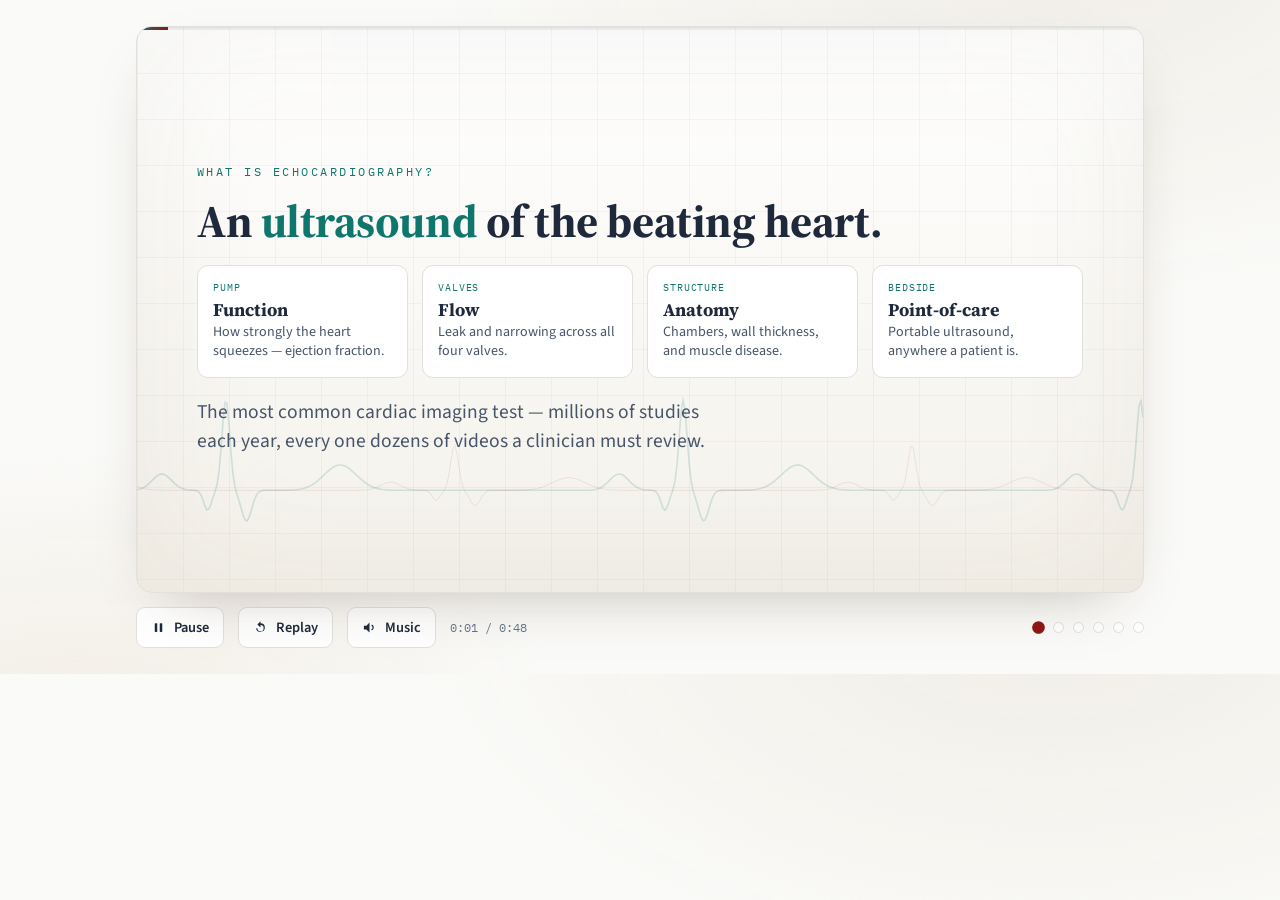
<file: research-film.html>
<!doctype html>
<html lang="en">
<head>
<meta charset="UTF-8">
<meta name="viewport" content="width=device-width, initial-scale=1">
<title>Reading the Heart — Ouyang Lab</title>
<meta name="description" content="A self-playing overview of the Ouyang Lab's cardiovascular-AI research. Bar heights are the number of echocardiogram videos used to train each model — view- and quality-filtered training sets, not full study counts. Task coverage is mapped to the ASE standardized echo report and its assessment &amp; quantification guidelines; colored items are published or released as open code, gray items are open gaps not yet automated.">
<meta name="robots" content="noindex, follow">
<link rel="icon" type="image/svg+xml" href="/favicon.svg">
<link rel="preconnect" href="https://fonts.googleapis.com">
<link rel="preconnect" href="https://fonts.gstatic.com" crossorigin>
<link href="https://fonts.googleapis.com/css2?family=Source+Serif+4:opsz,wght@8..60,600;8..60,700&family=Source+Sans+3:wght@400;500;600;700&family=IBM+Plex+Mono:wght@400;500;600&display=swap" rel="stylesheet">
<style>
:root{
  color-scheme: light;
  --bg:#fafaf8; --bg2:#f4f2ee; --panel:#ffffff; --panel2:#f6f4f0;
  --line:#e2e0dc; --grid:rgba(15,118,110,.05);
  --ink:#1e293b; --muted:#475569; --dim:#64748b;
  --heart:#8c1515; --heart-soft:rgba(140,21,21,.10);
  --pulse:#0f766e; --pulse-soft:rgba(15,118,110,.10);
  --amber:#a16207; --amber-soft:rgba(161,98,7,.12);
  --todo:#cbd5e1; --todo-ink:#64748b;
  --disp:'Source Serif 4',Georgia,serif;
  --body:'Source Sans 3',system-ui,-apple-system,sans-serif;
  --mono:'IBM Plex Mono',ui-monospace,Menlo,monospace;
}
*{box-sizing:border-box}
body{margin:0;background:
  radial-gradient(1100px 640px at 82% -10%, #f0ede6 0%, transparent 58%),
  radial-gradient(900px 560px at 6% 112%, #f2ede4 0%, transparent 55%),
  var(--bg);
  color:var(--ink);font-family:var(--body);-webkit-font-smoothing:antialiased;
  min-height:100%;}
.wrap{max-width:1040px;margin:0 auto;padding-block:26px;padding-left:16px;padding-right:16px;}

/* ---- masthead ---- */
.mast{display:flex;align-items:center;gap:12px;flex-wrap:wrap;margin-bottom:14px}
.mast .dot{width:9px;height:9px;border-radius:50%;background:var(--heart);
  box-shadow:0 0 0 4px var(--heart-soft);animation:beat 1.15s ease-in-out infinite}
@keyframes beat{0%,100%{transform:scale(1)}18%{transform:scale(1.5)}36%{transform:scale(1)}}
.mast h1{font-family:var(--mono);font-weight:500;font-size:.82rem;letter-spacing:.14em;
  text-transform:uppercase;color:var(--muted);margin:0}
.mast .spacer{flex:1}
.mast .tag{font-family:var(--mono);font-size:.72rem;color:var(--dim);letter-spacing:.08em}

/* ---- player / stage ---- */
.player{position:relative}
.stage{position:relative;aspect-ratio:16/9;width:100%;border-radius:16px;overflow:hidden;
  background:linear-gradient(180deg,#ffffff,#f4f1ea);
  border:1px solid var(--line);
  box-shadow:0 24px 60px -32px rgba(60,40,20,.35), inset 0 1px 0 rgba(255,255,255,.6)}
.stage canvas{position:absolute;inset:0;width:100%;height:100%;display:block;opacity:.9}
.grid-overlay{position:absolute;inset:0;pointer-events:none;
  background-image:linear-gradient(var(--grid) 1px,transparent 1px),linear-gradient(90deg,var(--grid) 1px,transparent 1px);
  background-size:46px 46px;mask-image:radial-gradient(120% 100% at 50% 40%,#000 55%,transparent 100%)}
.vignette{position:absolute;inset:0;pointer-events:none;
  box-shadow:inset 0 0 120px 26px rgba(90,70,40,.05)}

/* progress + scene tick */
.pbar{position:absolute;top:0;left:0;right:0;height:3px;background:rgba(30,41,59,.07);z-index:6}
.pbar i{position:absolute;inset:0 auto 0 0;width:0;background:linear-gradient(90deg,var(--pulse),var(--heart))}
.scene-tag{position:absolute;top:14px;left:16px;z-index:6;font-family:var(--mono);font-size:.68rem;
  letter-spacing:.14em;text-transform:uppercase;color:var(--dim)}
.scene-count{position:absolute;top:14px;right:16px;z-index:6;font-family:var(--mono);font-size:.68rem;
  letter-spacing:.12em;color:var(--dim)}

/* scenes */
.scene{position:absolute;inset:0;display:flex;flex-direction:column;justify-content:center;
  padding:clamp(20px,5.2vw,60px);opacity:0;visibility:hidden;transition:opacity .5s ease}
.scene[data-on="1"]{opacity:1;visibility:visible}
.scene[data-tag="Coverage"]{justify-content:flex-start;overflow-y:auto;scrollbar-width:none;
  padding-top:clamp(30px,4vw,38px);padding-bottom:clamp(10px,1.6vw,18px)}
.scene[data-tag="Coverage"]::-webkit-scrollbar{display:none}
.scene[data-tag="Coverage"] .chip{font-size:.56rem;padding:2px 5px}
.scene[data-tag="Coverage"] .dh{font-size:clamp(.8rem,1.45vw,.96rem)}
.eyebrow{font-family:var(--mono);font-size:clamp(.62rem,1.5vw,.78rem);letter-spacing:.2em;
  text-transform:uppercase;color:var(--pulse);margin:0 0 clamp(10px,2vw,18px)}
.h-xl{font-family:var(--disp);font-weight:700;line-height:1.02;letter-spacing:-.01em;
  font-size:clamp(2.1rem,7vw,4.4rem);margin:0;text-wrap:balance}
.h-lg{font-family:var(--disp);font-weight:700;line-height:1.06;letter-spacing:-.01em;
  font-size:clamp(1.5rem,4.6vw,2.85rem);margin:0;text-wrap:balance}
.lede{color:var(--muted);font-size:clamp(.95rem,2.1vw,1.22rem);max-width:54ch;margin:clamp(12px,2.2vw,20px) 0 0;line-height:1.5}
.heart-word{color:var(--heart)}
.cyan-word{color:var(--pulse)}

/* staged reveal — resting state is fully visible; entrance plays when a scene goes live */
.rise{opacity:1;transform:none}
.scene[data-on="1"] .rise{animation:rise .7s cubic-bezier(.2,.7,.2,1) both}
.scene[data-on="1"] .rise.d1{animation-delay:.10s}
.scene[data-on="1"] .rise.d2{animation-delay:.24s}
.scene[data-on="1"] .rise.d3{animation-delay:.40s}
.scene[data-on="1"] .rise.d4{animation-delay:.58s}
@keyframes rise{from{opacity:0;transform:translateY(16px)}to{opacity:1;transform:none}}

/* pillars */
.pillars{display:grid;grid-template-columns:repeat(3,1fr);gap:clamp(10px,1.8vw,18px);margin-top:clamp(16px,3vw,28px)}
.pillar{border:1px solid var(--line);border-radius:12px;padding:clamp(12px,1.8vw,20px);
  background:linear-gradient(180deg,#ffffff,#faf8f3)}
.pillar .k{font-family:var(--mono);font-size:.72rem;letter-spacing:.1em;color:var(--pulse);text-transform:uppercase}
.pillar h3{font-family:var(--disp);font-weight:700;font-size:clamp(1.05rem,2.4vw,1.5rem);margin:.5rem 0 .35rem;line-height:1.08}
.pillar p{margin:0;color:var(--muted);font-size:clamp(.82rem,1.6vw,.98rem);line-height:1.45}
.pillar:nth-child(2) .k{color:var(--heart)}
.pillar:nth-child(3) .k{color:var(--amber)}

/* timeline */
.tl{position:relative;margin-top:clamp(14px,2.4vw,22px)}
.tl-rail{position:absolute;left:0;right:0;top:14px;height:2px;background:var(--line)}
.tl-rail i{position:absolute;inset:0 auto 0 0;width:0;background:linear-gradient(90deg,var(--pulse),var(--heart));transition:width .1s linear}
.tl-row{display:grid;grid-template-columns:repeat(6,1fr);gap:clamp(6px,1.2vw,14px);position:relative}
.mile{position:relative;padding-top:30px;opacity:.32;transform:translateY(6px);transition:opacity .45s ease,transform .45s ease}
.mile.on{opacity:1;transform:none}
.mile::before{content:"";position:absolute;top:9px;left:0;width:12px;height:12px;border-radius:50%;
  background:#fff;border:2px solid var(--dim);transition:border-color .3s,background .3s,box-shadow .3s}
.mile.on::before{border-color:var(--heart);background:var(--heart);box-shadow:0 0 0 5px var(--heart-soft)}
.mile .yr{font-family:var(--mono);font-weight:600;font-size:clamp(.85rem,1.9vw,1.15rem);color:var(--ink)}
.mile .ti{font-size:clamp(.72rem,1.35vw,.9rem);color:var(--muted);line-height:1.3;margin-top:3px}
.mile .vn{display:inline-block;margin-top:6px;font-family:var(--mono);font-size:.62rem;letter-spacing:.05em;
  text-transform:uppercase;color:var(--pulse);border:1px solid var(--line);border-radius:5px;padding:1px 6px}

/* data-scale chart (vertical bars) */
.chartwrap{margin-top:clamp(8px,1.6vw,16px)}
.vbhost{width:100%}
.vbchart{width:100%;height:auto;display:block}
.vbchart .grid{stroke:rgba(30,41,59,.10);stroke-width:1}
.vbchart .gl{fill:var(--dim);font-family:var(--mono)}
.vbchart .bx{fill:var(--muted);font-family:var(--disp);font-weight:600}
.vbchart .bv{fill:var(--ink);font-family:var(--mono);font-weight:500}
.vbchart .byr{fill:var(--dim);font-family:var(--mono)}
.counter{font-family:var(--disp);font-weight:700;color:var(--amber);font-variant-numeric:tabular-nums}
.unit{color:var(--muted);font-weight:700}
.scrange{font-family:var(--body);color:var(--muted);font-size:clamp(.8rem,1.7vw,1rem);margin:6px 0 0;line-height:1.4;max-width:60ch}

/* task coverage — ASE framework */
.cov{display:grid;grid-template-columns:repeat(4,1fr);gap:clamp(6px,1vw,10px);margin-top:clamp(6px,1.2vw,11px)}
.dom.wide{grid-column:1/-1}
.dom{border:1px solid var(--line);border-radius:11px;padding:clamp(6px,1vw,10px);background:var(--panel);
  opacity:.34;transform:translateY(6px);transition:opacity .5s ease,transform .5s ease}
.dom.on{opacity:1;transform:none}
.dom .dh{font-family:var(--disp);font-weight:600;font-size:clamp(.84rem,1.55vw,1.02rem);color:var(--ink);line-height:1.08}
.dom .ase{font-family:var(--mono);font-size:.55rem;letter-spacing:.06em;text-transform:uppercase;color:var(--dim);margin-top:3px}
.chips{display:flex;flex-wrap:wrap;gap:4px;margin-top:5px}
.chip{font-family:var(--mono);font-size:.6rem;letter-spacing:.01em;border-radius:6px;padding:2px 6px;
  display:inline-flex;align-items:center;gap:5px;border:1px solid var(--line);background:#fff;color:var(--muted);
  transition:filter .15s ease}
a.chip{text-decoration:none;cursor:pointer}
.chip.done{background:var(--heart);border-color:var(--heart);color:#fff}
.chip.done:hover{filter:brightness(1.18)}
.chip.done:focus-visible{outline:2px solid var(--pulse);outline-offset:2px}
.chip.todo{background:transparent;border:1px dashed var(--todo);color:var(--todo-ink)}
.covleg{display:flex;gap:16px;flex-wrap:wrap;margin-top:clamp(10px,1.8vw,16px);font-family:var(--mono);
  font-size:.64rem;letter-spacing:.05em;color:var(--muted);text-transform:uppercase}
.covleg span{display:inline-flex;align-items:center;gap:7px}
.covleg .sw{width:12px;height:12px;border-radius:4px}
.covleg .sw.done{background:var(--heart)}
.covleg .sw.todo{background:transparent;border:1px dashed var(--todo)}

/* impact close */
.impact{display:grid;grid-template-columns:repeat(2,1fr);gap:clamp(12px,2vw,22px);margin-top:clamp(14px,2.6vw,24px)}
.stat .big{font-family:var(--disp);font-weight:700;font-size:clamp(1.45rem,3.6vw,2.3rem);line-height:1.02;letter-spacing:-.01em}
.stat:nth-child(1) .big{color:var(--heart)} .stat:nth-child(2) .big{color:var(--pulse)} .stat:nth-child(3) .big{color:var(--amber)} .stat:nth-child(4) .big{color:var(--heart)}
.stat .cap{color:var(--muted);font-size:clamp(.78rem,1.5vw,.95rem);margin-top:8px;line-height:1.35}
.close-line{font-family:var(--mono);color:var(--dim);letter-spacing:.08em;margin-top:clamp(18px,3vw,30px);font-size:clamp(.72rem,1.5vw,.9rem)}
.close-line b{color:var(--pulse);font-weight:600}

/* ---- controls ---- */
.controls{display:flex;align-items:center;gap:14px;margin-top:14px;flex-wrap:wrap}
.btn{display:inline-flex;align-items:center;gap:8px;background:var(--panel);color:var(--ink);
  border:1px solid var(--line);border-radius:9px;padding:9px 14px;font-family:var(--body);font-weight:600;
  font-size:.9rem;cursor:pointer;transition:border-color .2s,background .2s}
.btn:hover{border-color:var(--pulse);background:var(--panel2)}
.btn:focus-visible{outline:2px solid var(--pulse);outline-offset:2px}
.btn svg{width:15px;height:15px;fill:currentColor}
.btn.muted{color:var(--dim)}
.dots{display:flex;gap:9px;align-items:center;margin-left:auto}
.dots button{width:11px;height:11px;border-radius:50%;border:1px solid var(--line);background:#fff;cursor:pointer;padding:0;transition:background .2s,border-color .2s,transform .2s}
.dots button[aria-current="true"]{background:var(--heart);border-color:var(--heart);transform:scale(1.15)}
.dots button:hover{border-color:var(--pulse)}
.dots button:focus-visible{outline:2px solid var(--pulse);outline-offset:2px}
.time{font-family:var(--mono);font-size:.76rem;color:var(--dim);min-width:74px}
.foot{margin-top:16px;color:var(--dim);font-size:.78rem;line-height:1.5;font-family:var(--mono)}
.foot a{color:var(--muted)}

/* echo-101 facts */
.facts{display:grid;grid-template-columns:repeat(4,1fr);gap:clamp(8px,1.4vw,14px);margin-top:clamp(12px,2.4vw,20px)}
.fact{border:1px solid var(--line);border-radius:11px;padding:clamp(9px,1.5vw,15px);background:#fff}
.fact .k{font-family:var(--mono);font-size:.62rem;letter-spacing:.09em;text-transform:uppercase;color:var(--pulse)}
.fact h4{font-family:var(--disp);font-weight:700;font-size:clamp(.92rem,1.8vw,1.12rem);margin:.35rem 0 .22rem;line-height:1.08}
.fact p{margin:0;color:var(--muted);font-size:clamp(.74rem,1.35vw,.88rem);line-height:1.38}
/* open-echonet stats */
.openstats{display:flex;gap:clamp(14px,4vw,40px);flex-wrap:wrap;margin-top:clamp(14px,2.6vw,22px)}
.ostat .big{font-family:var(--disp);font-weight:700;font-size:clamp(1.5rem,4.4vw,2.7rem);color:var(--pulse);line-height:1;letter-spacing:-.01em;font-variant-numeric:tabular-nums}
.ostat:nth-child(2) .big{color:var(--heart)} .ostat:nth-child(3) .big{color:var(--amber)}
.ostat .cap{color:var(--muted);font-size:clamp(.74rem,1.35vw,.9rem);margin-top:7px;max-width:24ch;line-height:1.35}
.mono-line{font-family:var(--mono);font-size:clamp(.72rem,1.5vw,.9rem);color:var(--dim);letter-spacing:.03em;margin-top:clamp(12px,2.2vw,18px)}
.mono-line b{color:var(--pulse);font-weight:500}

@media(max-width:640px){
  .stage{aspect-ratio:4/5}
  .pillars{grid-template-columns:1fr}
  .tl-row{grid-template-columns:repeat(3,1fr);row-gap:20px}
  .cov{grid-template-columns:1fr}
  .facts{grid-template-columns:repeat(2,1fr)}
  .impact{grid-template-columns:repeat(2,1fr);gap:12px}
  .tl-rail{display:none}
  .scene{justify-content:flex-start;padding-top:44px;overflow-y:auto}
}
@media(max-width:430px){
  .stage{aspect-ratio:3/4}
  .h-lg{font-size:clamp(1.35rem,6.6vw,1.8rem)}
}
@media(prefers-reduced-motion:reduce){
  .mast .dot{animation:none}
  .scene[data-on="1"] .rise{animation:none;opacity:1;transform:none}
  .rise{opacity:1;transform:none}
}
</style>
</head>
<body>

<div class="wrap">
  <div class="player">
    <div class="stage" id="stage" tabindex="0" aria-label="Ouyang Lab research film. Use arrow keys to move between scenes.">
      <canvas id="wave" aria-hidden="true"></canvas>
      <div class="grid-overlay" aria-hidden="true"></div>
      <div class="vignette" aria-hidden="true"></div>
      <div class="pbar" aria-hidden="true"><i id="pb"></i></div>

      <!-- 0 · WHAT IS ECHOCARDIOGRAPHY (static — complete at rest for the first frame) -->
      <section class="scene" data-dur="7000" data-tag="Echo 101">
        <p class="eyebrow">What is echocardiography?</p>
        <h2 class="h-lg">An <span class="cyan-word">ultrasound</span> of the beating heart.</h2>
        <div class="facts">
          <div class="fact"><div class="k">Pump</div><h4>Function</h4><p>How strongly the heart squeezes — ejection fraction.</p></div>
          <div class="fact"><div class="k">Valves</div><h4>Flow</h4><p>Leak and narrowing across all four valves.</p></div>
          <div class="fact"><div class="k">Structure</div><h4>Anatomy</h4><p>Chambers, wall thickness, and muscle disease.</p></div>
          <div class="fact"><div class="k">Bedside</div><h4>Point-of-care</h4><p>Portable ultrasound, anywhere a patient is.</p></div>
        </div>
        <p class="lede">The most common cardiac imaging test — millions of studies each year, every one dozens of videos a clinician must review.</p>
      </section>

      <!-- 2 · DIRECTION -->
      <section class="scene" data-dur="6400" data-tag="Direction">
        <p class="eyebrow rise">Research direction</p>
        <h2 class="h-lg rise d1">Cardiac ultrasound for <span class="heart-word">more patients, in more places</span>.</h2>
        <div class="pillars">
          <div class="pillar rise d2"><div class="k">01 · Develop</div><h3>Precision phenotyping</h3><p>Spatiotemporal neural networks that measure structure and function from raw echo video.</p></div>
          <div class="pillar rise d3"><div class="k">02 · Understand</div><h3>Interpretable AI</h3><p>Foundation models clinicians can inspect, trust, and correct.</p></div>
          <div class="pillar rise d4"><div class="k">03 · Deploy</div><h3>Trials → implementation</h3><p>Randomized trials, FDA clearance, and health-system deployment.</p></div>
        </div>
      </section>

      <!-- 4 · TIMELINE -->
      <section class="scene" data-dur="8600" data-tag="Milestones">
        <p class="eyebrow rise">Progress, year by year</p>
        <h2 class="h-lg rise d1" style="font-size:clamp(1.25rem,3.5vw,2.05rem)">From one measurement to the whole study.</h2>
        <div class="tl">
          <div class="tl-rail"><i id="tlFill"></i></div>
          <div class="tl-row" id="tlRow"></div>
        </div>
      </section>

      <!-- 5 · DATA SCALE -->
      <section class="scene" data-dur="8200" data-tag="Scale">
        <p class="eyebrow rise">Increasing the scale of training data · log scale</p>
        <h2 class="h-lg rise d1"><span class="counter" id="scaleNum">7,169</span> <span class="unit">videos</span></h2>
        <p class="scrange rise d1">Per-model training data — from EchoNet-RV to EchoPrime, across 12 studies (2020–2026).</p>
        <div class="chartwrap rise d2"><div id="scaleChart" class="vbhost"></div></div>
      </section>

      <!-- 6 · TASK COVERAGE (ASE framework) -->
      <section class="scene" data-dur="9000" data-tag="Coverage">
        <p class="eyebrow rise">What our models cover — and the open gaps</p>
        <h2 class="h-lg rise d1" style="font-size:clamp(1.1rem,2.9vw,1.6rem)">A systematic approach for the whole echo exam.</h2>
        <div class="covleg rise d1" style="margin:5px 0 0">
          <span><i class="sw done"></i>Published / built — click to open</span>
          <span><i class="sw todo"></i>On the roadmap</span>
        </div>
        <div class="cov" id="covGrid"></div>
      </section>

      <!-- CLOSE · open science → deployment (merged with the EchoNet-open story) -->
      <section class="scene" data-dur="8400" data-tag="Impact">
        <p class="eyebrow rise">From open science to the clinic</p>
        <h2 class="h-lg rise d1">Echo AI that reaches the <span class="heart-word">patient</span>.</h2>
        <p class="lede rise d2">Open datasets and models that reproduce expert measurements and reveal subclinical disease — proven in randomized trials, FDA-cleared, and deployed in routine care.</p>
        <div class="impact">
          <div class="stat rise d2"><div class="big">EchoNet</div><div class="cap">First large echo datasets &amp; code, open-source — a global benchmark (github.com/echonet)</div></div>
          <div class="stat rise d2"><div class="big">1st</div><div class="cap">First blinded randomized clinical trial of AI in cardiology (2023)</div></div>
          <div class="stat rise d3"><div class="big">FDA</div><div class="cap">510(k)-cleared LVEF; Breakthrough-designated cardiac amyloid</div></div>
          <div class="stat rise d3"><div class="big">Papers</div><div class="cap">High-impact results in Nature, NEJM AI, JACC &amp; Circulation</div></div>
        </div>
        <p class="close-line rise d4">OUYANG LAB · <b>development → deployment → implementation</b> · douyang.github.io</p>
      </section>
    </div>

    <div class="controls">
      <button class="btn" id="playBtn" aria-label="Pause"><svg id="playIco" viewBox="0 0 24 24" aria-hidden="true"><rect x="6" y="5" width="4" height="14" rx="1"/><rect x="14" y="5" width="4" height="14" rx="1"/></svg><span id="playTxt">Pause</span></button>
      <button class="btn" id="replayBtn" aria-label="Replay from start"><svg viewBox="0 0 24 24" aria-hidden="true"><path d="M12 5V2L7 7l5 5V8a5 5 0 1 1-5 5H5a7 7 0 1 0 7-8z"/></svg>Replay</button>
      <button class="btn" id="muteBtn" aria-label="Mute music" aria-pressed="false"><svg id="muteIco" viewBox="0 0 24 24" aria-hidden="true"><path d="M3 9v6h4l5 5V4L7 9H3z"/><path d="M16 8.6a4 4 0 0 1 0 6.8" fill="none" stroke="currentColor" stroke-width="1.9" stroke-linecap="round"/></svg><span id="muteTxt">Music</span></button>
      <div class="time" id="timeLbl">0:00 / 0:00</div>
      <div class="dots" id="dots" role="tablist" aria-label="Scenes"></div>
    </div>
  </div>

  <p class="foot" hidden data-role="description">A self-playing overview of the Ouyang Lab's cardiovascular-AI research. Bar heights are the number of echocardiogram videos used to train each model — view- and quality-filtered training sets, not full study counts. Task coverage is mapped to the ASE standardized echo report and its assessment &amp; quantification guidelines; colored items are published or released as open code, gray items are open gaps not yet automated.</p>
</div>

<script>
(function(){
  "use strict";
  var reduce = window.matchMedia && matchMedia('(prefers-reduced-motion: reduce)').matches;

  /* ---------- data ---------- */
  var MILES = [
    {yr:'2020', ti:'EchoNet-Dynamic: beat-to-beat ejection fraction', vn:'Open source'},
    {yr:'2021', ti:'LV hypertrophy & cardiac amyloid phenotyping', vn:'Phenotyping'},
    {yr:'2023', ti:'First blinded randomized trial of AI in cardiology', vn:'Clinical trial'},
    {yr:'2024', ti:'EchoCLIP vision–language foundation model', vn:'Foundation model'},
    {yr:'2025', ti:'EchoPrime full-study interpretation; FDA clearances', vn:'FDA cleared'},
    {yr:'2026', ti:'Opportunistic multi-organ screening; whole-study readout', vn:'Ongoing'}
  ];

  /* Videos used to develop each model — from the source publication. Sorted smallest-first (rising staircase). */
  var SCALE = [
    {n:7169,     name:'EchoNet-RV',          disp:'7,169',   yr:2026},
    {n:7643,     name:'EchoNet-Pediatric',   disp:'7,643',   yr:2023},
    {n:10030,    name:'EchoNet-Dynamic',     disp:'10,030',  yr:2020},
    {n:11419,    name:'EchoNet-Liver',       disp:'11,419',  yr:2025},
    {n:17802,    name:'EchoNet-LVH',         disp:'17,802',  yr:2022},
    {n:20604,    name:'EchoNet-MR',          disp:'20,604',  yr:2024},
    {n:47638,    name:'EchoNet-AR',          disp:'47,638',  yr:2025},
    {n:57701,    name:'EchoNet-TR',          disp:'57,701',  yr:2025},
    {n:70066,    name:'EchoNet-Labs',        disp:'70,066',  yr:2021},
    {n:1032975,  name:'EchoCLIP',            disp:'1.03M',   yr:2024},
    {n:1139533,  name:'EchoNet-Pericardium', disp:'1.14M',   yr:2025},
    {n:12124168, name:'EchoPrime',           disp:'12.1M',   yr:2025}
  ];
  function tierColor(n){ return n>=5000000 ? '#8c1515' : (n>=1000000 ? '#a16207' : '#0f766e'); }
  var VNS='http://www.w3.org/2000/svg';
  function vEl(n,a){var e=document.createElementNS(VNS,n);for(var k in a){if(a[k]!=null)e.setAttribute(k,a[k]);}return e;}
  var scaleRO=null, lastVBW=0;
  function renderVBar(animate){
    var host=document.getElementById('scaleChart'); if(!host) return;
    var W=Math.max(300, Math.round(host.clientWidth||900));
    lastVBW=W;
    var wide=W>=680, mid=W>=460;
    var H=Math.round(Math.min(Math.max(W*0.52,260),380));
    var L=46, R=14, top=26;
    var glFs=wide?12:11, nameFs=wide?13:(mid?11.5:10), valFs=wide?12:10.5;
    var rot=wide?-32:(mid?-45:-58);
    var maxChars=0; SCALE.forEach(function(p){ if(p.name.length>maxChars) maxChars=p.name.length; });
    var bottom=Math.min(Math.round(maxChars*nameFs*0.56*Math.sin(Math.abs(rot)*Math.PI/180))+24, Math.round(H*0.55));
    var plotH=H-top-bottom, baseY=top+plotH;
    var n=SCALE.length, slot=(W-L-R)/n, barW=Math.min(slot*0.62,54);
    var lx0=Math.log10(3000), lx1=Math.log10(16000000);
    function Yv(v){ return baseY-(Math.log10(v)-lx0)/(lx1-lx0)*plotH; }
    var showVal=slot>=42;
    host.innerHTML='';
    var svg=vEl('svg',{viewBox:'0 0 '+W+' '+H,'class':'vbchart',role:'img',
      'aria-label':'Bar chart of echocardiogram videos used to develop 12 echo models on a log scale, rising from 7,169 (EchoNet-RV) to 12.1 million (EchoPrime).'});
    [[1e4,'10K'],[1e5,'100K'],[1e6,'1M'],[1e7,'10M']].forEach(function(g){
      var gy=Yv(g[0]);
      svg.appendChild(vEl('line',{'class':'grid',x1:L,x2:W-R,y1:gy,y2:gy}));
      var t=vEl('text',{'class':'gl',x:L-6,y:gy+3,'text-anchor':'end','font-size':glFs});t.textContent=g[1];svg.appendChild(t);
    });
    var bars=[];
    SCALE.forEach(function(p,i){
      var cx=L+slot*(i+0.5), byTop=Yv(p.n), bh=Math.max(1,baseY-byTop), col=tierColor(p.n);
      var rect=vEl('rect',{x:cx-barW/2,y:byTop,width:barW,height:bh,rx:3,fill:col,opacity:.92});
      svg.appendChild(rect);
      var vt=null;
      if(showVal){ vt=vEl('text',{'class':'bv',x:cx,y:byTop-6,'text-anchor':'middle','font-size':valFs,opacity:(reduce||!animate)?1:0});vt.textContent=p.disp;svg.appendChild(vt); }
      var by=baseY+14, lbl=p.name;
      var nm=vEl('text',{'class':'bx',x:cx,y:by,'text-anchor':'end','font-size':nameFs,transform:'rotate('+rot+' '+cx+' '+by+')'});
      nm.textContent=lbl; svg.appendChild(nm);
      bars.push({rect:rect,vt:vt,cx:cx,baseY:baseY});
    });
    host.appendChild(svg);
    if(reduce||!animate) return;
    bars.forEach(function(o,i){
      o.rect.style.transformOrigin=o.cx+'px '+o.baseY+'px';
      o.rect.style.transform='scaleY(0)';
      o.rect.getBoundingClientRect();
      o.rect.style.transition='transform .8s cubic-bezier(.2,.7,.2,1) '+(i*0.06)+'s';
      o.rect.style.transform='scaleY(1)';
      if(o.vt){ o.vt.style.transition='opacity .4s ease'; setTimeout(function(){ o.vt.setAttribute('opacity','1'); }, i*60+560); }
    });
  }
  function ensureScaleRO(){
    if(scaleRO || !window.ResizeObserver) return;
    var host=document.getElementById('scaleChart'); if(!host) return;
    scaleRO=new ResizeObserver(function(){
      var host2=document.getElementById('scaleChart'); if(!host2) return;
      if(Math.max(300,Math.round(host2.clientWidth))===lastVBW) return;
      renderVBar(false);
    });
    scaleRO.observe(host);
  }

  /* Task coverage by cardiac domain. Boxes overlap: one model can check items in
     several sections. Each done box links to its paper / repo (hover shows the
     reference); gray boxes are open gaps. Grounded in published work + github.com/echonet. */
  var REF = {
    dynamic:{u:'https://www.nature.com/articles/s41586-020-2145-8', c:'EchoNet-Dynamic — Nature 2020'},
    lvh:{u:'https://jamanetwork.com/journals/jamacardiology/fullarticle/2789370', c:'EchoNet-LVH — JAMA Cardiology 2022'},
    meas:{u:'https://www.jacc.org/doi/10.1016/j.jacc.2025.07.053', c:'EchoNet-Measurements — JACC 2025'},
    seg:{u:'https://github.com/echonet/measurements', c:'echonet/measurements — Segmentation module'},
    rv:{u:'https://github.com/echonet/RV', c:'EchoNet-RV — github.com/echonet/RV'},
    diast:{u:'https://github.com/echonet/diastology', c:'echonet/diastology — 2016 ASE grading'},
    strain:{u:'https://github.com/echonet/strain', c:'echonet/strain — LV global longitudinal strain'},
    depth:{u:'https://github.com/echonet/depthmap', c:'echonet/depthmap — 3D LV volume'},
    prime:{u:'https://www.nature.com/articles/s41586-025-09850-x', c:'EchoPrime — Nature 2025'},
    mr:{u:'https://www.ahajournals.org/doi/10.1161/CIRCULATIONAHA.124.069047', c:'EchoNet-MR — Circulation 2024'},
    tr:{u:'https://pubmed.ncbi.nlm.nih.gov/40238103/', c:'EchoNet-TR — JAMA Cardiology 2025'},
    ar:{u:'https://www.medrxiv.org/content/10.1101/2025.03.18.25323918v1', c:'EchoNet-AR — medRxiv 2025'},
    as:{u:'https://github.com/echonet/AS', c:'EchoNet-AS — github.com/echonet/AS'},
    ms:{u:'https://github.com/echonet', c:'EchoNet-MS — github.com/echonet'},
    peri:{u:'https://academic.oup.com/ehjdh/article/6/6/1216/8262550', c:'EchoNet-Pericardium — EHJ Digital Health 2025'},
    clip:{u:'https://www.nature.com/articles/s41591-024-02959-y', c:'EchoCLIP — Nature Medicine 2024'},
    ecg:{u:'https://www.ncbi.nlm.nih.gov/pmc/articles/PMC12088713/', c:'ECG deep learning for coronary disease — EHJ Digital Health 2025'},
    liver:{u:'https://ai.nejm.org/doi/abs/10.1056/AIoa2400948', c:'EchoNet-Liver — NEJM AI 2025'},
    aaa:{u:'https://www.ncbi.nlm.nih.gov/pmc/articles/PMC11480325/', c:'Abdominal aortic aneurysm screening — npj Digital Medicine 2024'},
    rct:{u:'https://www.nature.com/articles/s41586-023-05947-3', c:'Blinded randomized trial of AI — Nature 2023'},
    poc:{u:'https://doi.org/10.1016/j.jemermed.2023.02.005', c:'Point-of-care echo in the ED — J Emerg Med 2024'},
    bias:{u:'https://www.ncbi.nlm.nih.gov/pmc/articles/PMC10883605/', c:'Machine learning & bias in imaging — Circ Cardiovasc Imaging 2024'},
    confound:{u:'https://www.ncbi.nlm.nih.gov/pmc/articles/PMC9780355/', c:'Confounders in AI demographics — npj Digital Medicine 2022'},
    onc:{u:'https://www.ncbi.nlm.nih.gov/pmc/articles/PMC9360492/', c:'AI in cardio-oncology — Front Cardiovasc Med 2022'},
    aging:{u:'https://doi.org/10.1161/CIRCRESAHA.121.319902', c:'Sex differences in cardiovascular aging — Circ Res 2022'}
  };
  var DOMAINS = [
    {d:'Chambers', items:[
      {c:'LV segmentation', r:'dynamic'},
      {c:'LV size & walls', r:'lvh'},
      {c:'LA size', r:'meas'},
      {c:'RV size + seg.', r:'rv'},
      {c:'LA / RA area', r:'seg'},
      {c:'3D volumes'}
    ]},
    {d:'Chamber assessment', items:[
      {c:'LVEF', r:'dynamic'},
      {c:'LV volumes', r:'dynamic'},
      {c:'RV function', r:'rv'},
      {c:'Diastolic grade', r:'diast'},
      {c:'GLS strain', r:'strain'},
      {c:'Regional WMA'},
      {c:'TAPSE'},
      {c:'E/e′ pressure'}
    ]},
    {d:'Valves', items:[
      {c:'Mitral regurg', r:'mr'},
      {c:'Tricuspid regurg', r:'tr'},
      {c:'Aortic regurg', r:'ar'},
      {c:'Aortic stenosis', r:'as'},
      {c:'Mitral stenosis', r:'ms'},
      {c:'Peak velocities', r:'meas'},
      {c:'Pulmonic regurg'},
      {c:'Valve area (AVA/MVA)'},
      {c:'EROA / RegVol'}
    ]},
    {d:'Disease, foundation & whole-study', items:[
      {c:'Amyloid', r:'lvh'},
      {c:'HCM', r:'lvh'},
      {c:'Pericardial eff.', r:'peri'},
      {c:'EchoCLIP', r:'clip'},
      {c:'EchoPrime report', r:'prime'},
      {c:'ECG models', r:'ecg'},
      {c:'View & quality', r:'prime'},
      {c:'Masses'},
      {c:'Congenital'}
    ]},
    {d:'Beyond the heart', items:[
      {c:'Liver disease', r:'liver'},
      {c:'Aortic aneurysm', r:'aaa'}
    ]},
    {d:'Trials & point-of-care', items:[
      {c:'Randomized trial', r:'rct'},
      {c:'POC echo (ED)', r:'poc'}
    ]},
    {d:'Trustworthy AI & other', items:[
      {c:'Imaging bias', r:'bias'},
      {c:'AI confounders', r:'confound'},
      {c:'Cardio-oncology', r:'onc'},
      {c:'Vascular aging', r:'aging'}
    ]},
    {d:'Measurements & segmentation', ase:'quantification', wide:true, items:[
      {c:'LVEF', r:'dynamic'},
      {c:'LV volumes (EDV/ESV)', r:'dynamic'},
      {c:'LV segmentation', r:'dynamic'},
      {c:'IVS / LVID / LVPW', r:'lvh'},
      {c:'LV mass', r:'lvh'},
      {c:'LA diameter', r:'meas'},
      {c:'LA volume (LAVi)', r:'diast'},
      {c:'Aortic root', r:'meas'},
      {c:'Ascending aorta', r:'meas'},
      {c:'PA diameter', r:'meas'},
      {c:'RV basal diameter', r:'meas'},
      {c:'IVC diameter', r:'meas'},
      {c:'RV segmentation + RVFAC', r:'rv'},
      {c:'LA / RA area', r:'seg'},
      {c:'Peak velocities: AV·TR·MR·LVOT', r:'meas'},
      {c:'Tissue Doppler e′ (septal·lateral)', r:'meas'},
      {c:'Mitral E / A', r:'meas'},
      {c:'VTI: MV·AV·LVOT·RVOT·PV', r:'seg'},
      {c:'GLS strain', r:'strain'},
      {c:'3D LV volume', r:'depth'},
      {c:'TAPSE'},
      {c:'RV free-wall strain'},
      {c:'E/e′ ratio'},
      {c:'PASP / RVSP'},
      {c:'IVC collapsibility'}
    ]}
  ];

  /* ---------- build scene DOM ---------- */
  var tlRow = document.getElementById('tlRow');
  MILES.forEach(function(m){
    var d=document.createElement('div'); d.className='mile';
    d.innerHTML='<div class="yr">'+m.yr+'</div><div class="ti">'+m.ti+'</div><span class="vn">'+m.vn+'</span>';
    tlRow.appendChild(d);
  });

  var covGrid=document.getElementById('covGrid');
  DOMAINS.forEach(function(dm){
    var card=document.createElement('div'); card.className='dom'+(dm.wide?' wide':'');
    var chips='';
    dm.items.forEach(function(it){
      if(it.r){ var ref=REF[it.r]||{u:'#',c:''};
        chips+='<a class="chip done" data-done="1" href="'+ref.u+'" target="_blank" rel="noopener noreferrer" title="'+ref.c+'">'+it.c+'</a>';
      } else chips+='<span class="chip todo" title="'+(it.n||'On the roadmap — not yet automated')+'">'+it.c+'</span>';
    });
    card.innerHTML='<div class="dh">'+dm.d+'</div><div class="chips">'+chips+'</div>';
    covGrid.appendChild(card);
  });

  /* ---------- scene engine ---------- */
  var scenes=[].slice.call(document.querySelectorAll('.scene'));
  var stage=document.getElementById('stage');
  var pb=document.getElementById('pb');
  var timeLbl=document.getElementById('timeLbl'), dotsWrap=document.getElementById('dots');
  var playBtn=document.getElementById('playBtn'), playTxt=document.getElementById('playTxt'), playIco=document.getElementById('playIco');
  var durs=scenes.map(function(s){return +s.dataset.dur||5000;});
  var total=durs.reduce(function(a,b){return a+b;},0);
  var cur=-1, elapsed=0, playing=false, last=0, raf=0, autoPaused=false;

  // dots
  var dots=scenes.map(function(s,i){
    var b=document.createElement('button'); b.setAttribute('role','tab');
    b.setAttribute('aria-label','Scene '+(i+1)+': '+s.dataset.tag);
    b.addEventListener('click',function(){ go(i); cue('bell'); });
    dotsWrap.appendChild(b); return b;
  });

  function fmt(ms){var s=Math.max(0,Math.round(ms/1000));return Math.floor(s/60)+':'+('0'+(s%60)).slice(-2);}
  function pad(i){return ('0'+i).slice(-2);}

  function activate(i){
    scenes.forEach(function(s,k){ s.setAttribute('data-on', k===i?'1':'0'); });
    dots.forEach(function(d,k){ d.setAttribute('aria-current', k===i?'true':'false'); });
    runScene(i);
  }

  // per-scene animated content
  var intervals=[], timeouts=[];
  function clearTimers(){
    intervals.forEach(function(t){clearInterval(t);}); intervals=[];
    timeouts.forEach(function(t){clearTimeout(t);}); timeouts=[];
  }
  function later(fn,ms){ var t=setTimeout(fn,ms); timeouts.push(t); return t; }

  function runScene(i){
    clearTimers();
    var t = scenes[i].dataset.tag;
    // reset visual states of every scene's dynamic bits
    document.querySelectorAll('.mile').forEach(function(m){m.classList.remove('on');});
    document.getElementById('tlFill').style.width='0%';
    document.querySelectorAll('.dom').forEach(function(d){d.classList.remove('on');});
    document.querySelectorAll('.chip.done').forEach(function(c){c.classList.remove('on');});
    document.getElementById('scaleNum').textContent='7,169';

    if(t==='Milestones'){
      var miles=document.querySelectorAll('.mile'), mi=0, fill=document.getElementById('tlFill');
      var step=function(){
        if(mi<miles.length){ miles[mi].classList.add('on'); mi++; fill.style.width=(mi/miles.length*100)+'%'; }
        else clearInterval(iv);
      };
      if(reduce){ miles.forEach(function(m){m.classList.add('on');}); fill.style.width='100%'; }
      else { step(); var iv=setInterval(step, 1150); intervals.push(iv); }
    }
    else if(t==='Scale'){
      renderVBar(true); ensureScaleRO();
      var el=document.getElementById('scaleNum'), t0=null, D=reduce?0:2600, from=7169, to=12124168;
      if(reduce){ el.textContent=to.toLocaleString('en-US'); }
      else {
        var tick=function(ts){ if(!t0)t0=ts; var p=Math.min(1,(ts-t0)/D);
          var e=1-Math.pow(1-p,3);
          var v=Math.round(Math.pow(10, Math.log10(from)+(Math.log10(to)-Math.log10(from))*e));
          el.textContent=v.toLocaleString('en-US');
          if(p<1 && scenes[i].getAttribute('data-on')==='1') requestAnimationFrame(tick);
        };
        requestAnimationFrame(tick);
      }
    }
    else if(t==='Coverage'){
      var scn=scenes[i];
      var doms=document.querySelectorAll('.dom');
      scn.scrollTop=0;
      if(reduce){ doms.forEach(function(d){d.classList.add('on');}); }
      else { doms.forEach(function(d,k){ later(function(){ d.classList.add('on'); }, 120+k*90); }); }
    }
  }

  function go(i){
    i=Math.max(0,Math.min(scenes.length-1,i));
    elapsed=0; for(var k=0;k<i;k++) elapsed+=durs[k];
    cur=i; activate(i);
  }

  function setPlaying(p){
    playing=p;
    playTxt.textContent=p?'Pause':'Play';
    playBtn.setAttribute('aria-label',p?'Pause':'Play');
    playIco.innerHTML = p
      ? '<rect x="6" y="5" width="4" height="14" rx="1"/><rect x="14" y="5" width="4" height="14" rx="1"/>'
      : '<path d="M7 4v16l13-8z"/>';
    if(raf){ cancelAnimationFrame(raf); raf=0; }
    if(p){ last=performance.now(); raf=requestAnimationFrame(loop); }
    syncMusic();
  }

  function loop(ts){
    if(!playing) return;
    var dt=ts-last; last=ts; elapsed+=dt;
    if(elapsed>=total){ elapsed-=total; }   /* loop back to the start and keep playing */
    render();
    raf=requestAnimationFrame(loop);
  }

  function render(){
    var acc=0, idx=0;
    for(var k=0;k<durs.length;k++){ if(elapsed<acc+durs[k]){ idx=k; break; } acc+=durs[k]; idx=k; }
    if(idx!==cur){ cur=idx; activate(idx); }
    pb.style.width=(elapsed/total*100)+'%';
    timeLbl.textContent=fmt(elapsed)+' / '+fmt(total);
  }

  playBtn.addEventListener('click',function(){
    if(elapsed>=total){ go(0); setPlaying(true); }
    else setPlaying(!playing);
  });
  document.getElementById('replayBtn').addEventListener('click',function(){ go(0); setPlaying(true); cue('bell'); });
  stage.addEventListener('keydown',function(e){
    if(e.key==='ArrowRight'){ e.preventDefault(); go(cur+1); }
    else if(e.key==='ArrowLeft'){ e.preventDefault(); go(cur-1); }
    else if(e.key===' '){ e.preventDefault(); playBtn.click(); }
  });

  /* ---------- ambient waveform canvas ---------- */
  var cv=document.getElementById('wave'), cx=cv.getContext('2d'), W=0,H=0,dpr=Math.min(2,window.devicePixelRatio||1);
  function size(){ var r=cv.getBoundingClientRect(); W=r.width; H=r.height; cv.width=W*dpr; cv.height=H*dpr; cx.setTransform(dpr,0,0,dpr,0,0); }
  window.addEventListener('resize', size); size();
  var phase=0;
  function beat(x){
    var v=0;
    v+=Math.exp(-Math.pow((x-0.16)/0.03,2))*0.18;
    v-=Math.exp(-Math.pow((x-0.26)/0.012,2))*0.22;
    v+=Math.exp(-Math.pow((x-0.30)/0.012,2))*1.0;
    v-=Math.exp(-Math.pow((x-0.345)/0.016,2))*0.34;
    v+=Math.exp(-Math.pow((x-0.55)/0.05,2))*0.28;
    return v;
  }
  function draw(){
    cx.clearRect(0,0,W,H);
    var mid=H*0.82, amp=H*0.16, cycles=2.2, speed=0.0016;
    phase=(phase+speed)% 1;
    for(var t=0;t<2;t++){
      cx.beginPath();
      for(var px=0;px<=W;px+=2){
        var u=(px/W)*cycles + phase*cycles + t*0.5;
        var x=u - Math.floor(u);
        var y=mid - beat(x)*amp*(t? .5:1);
        if(px===0) cx.moveTo(px,y); else cx.lineTo(px,y);
      }
      cx.strokeStyle = t? 'rgba(140,21,21,0.10)' : 'rgba(15,118,110,0.18)';
      cx.lineWidth = t?1:1.6; cx.stroke();
    }
    if(!reduce) requestAnimationFrame(draw);
  }
  if(reduce){ draw(); } else requestAnimationFrame(draw);

  /* ---------- soundtrack — C-major bed in the "Heart by Ultrasound" voice (procedural Web Audio, no files; default on, mutable) ----------
     Ported from that artifact's sound engine: I-V-vi-IV (C G Am F), one chord per 4-beat bar at a
     resting ~70/min; a detuned-saw pad, a sine sub, a soft 132->47 Hz kick, off-beat hats, a
     two-saw plucked arpeggio with a dotted-eighth ping-pong echo, side-chain "pump" ducking, a
     convolution room and a soft-clip master. A soft bell marks a scene you pick. */
  var actx=null, master=null, musicBus=null, verbIn=null, echoIn=null, echoTaps=[], noiseBuf=null, built=false;
  var aTimer=0, aNext=0, aN=0, chord=0, unlocked=false, muted=false, lastBell=-1, bells=0;
  var muteBtn=document.getElementById('muteBtn');
  var SPB=60/70, LEVEL=1.4;
  var MIX={kick:0.16, sub:[0.075,0.055], hat:0.06, pluck:[0.08,0.056], pad:0.08, cutoff:2200, width:0.55};
  var CUE={bell:0.08};
  var CHORDS=[
    {pad:[48,52,55,60,64], root:36, arp:[72,76,79,83,84], bell:[79,76]},
    {pad:[43,50,55,59,62], root:31, arp:[67,71,74,79,83], bell:[76,79]},
    {pad:[45,52,57,60,64], root:33, arp:[69,72,76,79,81], bell:[76,69]},
    {pad:[41,48,53,57,60], root:29, arp:[65,69,72,76,77], bell:[72,69]}
  ];
  var ARP=[0,2,1,3,2,4,3,1];
  function hz(m){ return 440*Math.pow(2,(m-69)/12); }
  function filt(type,f,q){ var b=actx.createBiquadFilter(); b.type=type; b.frequency.value=f; b.Q.value=q||0.707; return b; }
  function osc(type,f){ var o=actx.createOscillator(); o.type=type; o.frequency.value=f; return o; }
  function pan(p){ var s=actx.createStereoPanner?actx.createStereoPanner():actx.createGain(); if(s.pan) s.pan.value=Math.max(-1,Math.min(1,p)); return s; }
  function route(node,p,dest,rev,dly){ var pn=pan(p); node.connect(pn).connect(dest);
    if(rev){ var g=actx.createGain(); g.gain.value=rev; pn.connect(g).connect(verbIn); }
    if(dly){ var g2=actx.createGain(); g2.gain.value=dly; pn.connect(g2).connect(echoIn); } }
  function buildGraph(){
    master=actx.createGain(); master.gain.value=0;
    var hp=filt('highpass',28), clip=actx.createWaveShaper(), curve=new Float32Array(2049), i;
    for(i=0;i<curve.length;i++) curve[i]=(0.85*Math.tanh(1.15*(i/1024-1)))/Math.tanh(1.15);
    clip.curve=curve; clip.oversample='4x';
    master.connect(hp).connect(clip).connect(actx.destination);
    var s=70070, rnd=function(){ s=(s*1664525+1013904223)>>>0; return s/2147483648-1; };
    noiseBuf=actx.createBuffer(1,actx.sampleRate,actx.sampleRate);
    var d=noiseBuf.getChannelData(0); for(i=0;i<d.length;i++) d[i]=rnd();
    var sr=actx.sampleRate, pre=Math.round(0.02*sr), len=Math.round(2.6*sr), ir=actx.createBuffer(2,pre+len,sr), c;
    for(c=0;c<2;c++){ var h=ir.getChannelData(c), e=0, j;
      for(j=0;j<len;j++){ var tt=j/sr; h[pre+j]=rnd()*Math.exp(-tt/0.62)*Math.min(1,tt/0.012); e+=h[pre+j]*h[pre+j]; }
      var kk=1/Math.sqrt(e); for(j=0;j<len;j++) h[pre+j]*=kk; }
    var conv=actx.createConvolver(); conv.normalize=false; conv.buffer=ir;
    verbIn=actx.createGain(); var ret=actx.createGain(); ret.gain.value=0.9;
    verbIn.connect(filt('lowpass',6000)).connect(conv).connect(filt('highpass',180)).connect(ret).connect(master);
    echoIn=actx.createGain();
    var dl=actx.createDelay(2), dr=actx.createDelay(2), fb=actx.createGain(), soft=filt('lowpass',4500), merge=actx.createChannelMerger(2), eo=actx.createGain();
    fb.gain.value=0.38; eo.gain.value=0.8;
    echoIn.connect(soft); soft.connect(dr); dr.connect(merge,0,1); dr.connect(dl); dl.connect(merge,0,0); dl.connect(fb).connect(dr); merge.connect(eo).connect(master);
    echoTaps=[dl,dr];
    musicBus=actx.createGain(); musicBus.connect(master);
    var toVerb=actx.createGain(); toVerb.gain.value=0.25; musicBus.connect(toVerb).connect(verbIn);
    built=true;
  }
  function kick(T,peak){ var o=osc('sine',132), g=actx.createGain();
    o.frequency.setValueAtTime(132,T); o.frequency.setTargetAtTime(47,T,0.028);
    g.gain.setValueAtTime(0,T); g.gain.linearRampToValueAtTime(peak,T+0.0015); g.gain.setTargetAtTime(0,T+0.0015,0.19);
    o.connect(g).connect(master); o.start(T); o.stop(T+1.2);
    hiss(T,'highpass',2500,0.25*peak,0.004,master,0); }
  function hiss(T,type,f,peak,tau,dest,rev){ var src=actx.createBufferSource(), g=actx.createGain();
    src.buffer=noiseBuf; var node=src.connect(filt(type,f));
    var steep=(type==='highpass'&&f>5000); if(steep) node=node.connect(filt(type,f));
    g.gain.setValueAtTime(peak,T); g.gain.setTargetAtTime(0,T,tau); node.connect(g);
    route(g, steep?0.25:0, dest, rev||0, 0);
    src.start(T,Math.random()*0.8); src.stop(T+8*tau+0.02); }
  function hat(T,peak){ hiss(T,'highpass',7000,peak,0.045,master,0.05); }
  function sub(T,m,d,peak){ var f=hz(m), a=osc('sine',f), b=osc('sine',2*f), bg=actx.createGain(), g=actx.createGain();
    bg.gain.value=0.22;
    g.gain.setValueAtTime(0,T); g.gain.linearRampToValueAtTime(peak,T+0.008); g.gain.setTargetAtTime(0.9*peak,T+0.008,0.04); g.gain.setTargetAtTime(0,T+d,0.025);
    a.connect(g); b.connect(bg).connect(g); g.connect(musicBus);
    a.start(T); a.stop(T+d+0.2); b.start(T); b.stop(T+d+0.2); }
  function pluck(T,m,peak,p){ var f=hz(m), mix=actx.createGain(), a=osc('sawtooth',f), b=osc('sawtooth',f*1.004), ag=actx.createGain(), bg=actx.createGain();
    ag.gain.value=0.6; bg.gain.value=0.4; a.connect(ag).connect(mix); b.connect(bg).connect(mix);
    var bright=actx.createGain(), dark=actx.createGain(), sum=actx.createGain();
    bright.gain.setValueAtTime(0,T); bright.gain.linearRampToValueAtTime(0.7*peak,T+0.002); bright.gain.setTargetAtTime(0,T+0.002,0.045);
    dark.gain.setValueAtTime(0,T); dark.gain.linearRampToValueAtTime(peak,T+0.002); dark.gain.setTargetAtTime(0,T+0.002,0.16);
    mix.connect(filt('lowpass',5200)).connect(bright).connect(sum);
    mix.connect(filt('lowpass',1100)).connect(dark).connect(sum);
    route(sum,p,musicBus,0.2,0.35);
    a.start(T); a.stop(T+1.1); b.start(T); b.stop(T+1.1); }
  function mPad(T,notes,d,cutoff){ notes.forEach(function(m){
    var lp=filt('lowpass',cutoff), g=actx.createGain(), peak=MIX.pad;
    [-13,-6,0,6,13].forEach(function(cent){ var o=osc('sawtooth',hz(m)), og=actx.createGain(); o.detune.value=cent; og.gain.value=0.2; o.connect(og).connect(lp); o.start(T); o.stop(T+d+0.6); });
    g.gain.setValueAtTime(0,T); g.gain.linearRampToValueAtTime(peak,T+0.2); g.gain.linearRampToValueAtTime(0.75*peak,T+0.8);
    g.gain.setValueAtTime(0.75*peak,T+Math.max(0.8,d)); g.gain.linearRampToValueAtTime(0,T+d+0.5);
    lp.connect(g); route(g, MIX.width*((m%5)-2)*0.28, musicBus, 0.35, 0);
  }); }
  function chime(T,f,peak,p,dur){ var car=osc('sine',f), mod=osc('sine',3.5*f), depth=actx.createGain(), amp=actx.createGain(), oct=osc('sine',2*f), og=actx.createGain(), sum=actx.createGain();
    depth.gain.setValueAtTime(2.2*3.5*f,T); depth.gain.setTargetAtTime(0,T,0.25); mod.connect(depth).connect(car.frequency);
    amp.gain.setValueAtTime(0,T); amp.gain.linearRampToValueAtTime(peak,T+0.002); amp.gain.setTargetAtTime(0,T+0.002,0.42);
    og.gain.setValueAtTime(0,T); og.gain.linearRampToValueAtTime(0.3*peak,T+0.002); og.gain.setTargetAtTime(0,T+0.002,0.2);
    car.connect(amp).connect(sum); oct.connect(og).connect(sum); route(sum,p,master,0.4,0);
    car.start(T); car.stop(T+dur); mod.start(T); mod.stop(T+dur); oct.start(T); oct.stop(T+dur); }
  function pump(T,P){ var g=musicBus.gain; g.setValueAtTime(1,T); g.linearRampToValueAtTime(0.45,T+0.01); g.setTargetAtTime(1,T+0.02,Math.min(0.11,0.15*P)); }
  function mBeat(T,P,k){ var bar=k%4, e=P/2, j; chord=Math.floor(k/4)%4; var C=CHORDS[chord];
    echoTaps.forEach(function(t){ t.delayTime.setTargetAtTime(0.75*P,T,0.05); });
    kick(T,MIX.kick); pump(T,P); hat(T+e,MIX.hat);
    sub(T,C.root,0.85*e,MIX.sub[0]); sub(T+e,C.root,0.85*e,MIX.sub[1]);
    for(j=0;j<2;j++){ var i=2*bar+j; pluck(T+j*e, C.arp[ARP[i]%5], MIX.pluck[i%4===0?0:1], MIX.width*0.35*Math.sin(i*0.9)); }
    if(bar===0) mPad(T,C.pad,4*P,MIX.cutoff);
  }
  function aSchedule(){ if(!actx) return; var now=actx.currentTime;
    if(aNext<now) aNext=now+0.05;
    while(aNext<now+0.2){ mBeat(aNext,SPB,aN++); aNext+=SPB; } }
  function startMusic(){ if(aTimer||!built) return;
    if(actx.state==='suspended') actx.resume();
    master.gain.cancelScheduledValues(actx.currentTime); master.gain.setTargetAtTime(LEVEL,actx.currentTime,0.08);
    aNext=actx.currentTime+0.1; aN=0;
    aTimer=setInterval(aSchedule,25); }
  function stopMusic(){ if(aTimer){ clearInterval(aTimer); aTimer=0; }
    if(actx&&master){ master.gain.cancelScheduledValues(actx.currentTime); master.gain.setTargetAtTime(0,actx.currentTime,0.05);
      setTimeout(function(){ if(!aTimer && actx && actx.state==='running') actx.suspend(); },320); } }
  function syncMusic(){ if(unlocked && playing && !muted){ startMusic(); } else { stopMusic(); } }
  // A soft bell on the chord that plays, for a scene you pick (the source's "cue").
  function cue(kind){ if(!actx||!aTimer||actx.state!=='running') return; var T=actx.currentTime+0.02;
    if(kind==='bell'){ if(T-lastBell<0.25) return; lastBell=T; var notes=CHORDS[chord].bell; chime(T,hz(notes[bells++%notes.length]),CUE.bell,0,1.3); } }
  function setMute(m){
    muted=m;
    if(muteBtn){ muteBtn.setAttribute('aria-pressed', m?'true':'false');
      muteBtn.setAttribute('aria-label', m?'Unmute music':'Mute music');
      muteBtn.classList.toggle('muted', m);
      var ic=document.getElementById('muteIco'), tx=document.getElementById('muteTxt');
      if(ic){ ic.innerHTML = m
        ? '<path d="M3 9v6h4l5 5V4L7 9H3z"/><path d="M22 9.5l-5 5M17 9.5l5 5" fill="none" stroke="currentColor" stroke-width="1.9" stroke-linecap="round"/>'
        : '<path d="M3 9v6h4l5 5V4L7 9H3z"/><path d="M16 8.6a4 4 0 0 1 0 6.8" fill="none" stroke="currentColor" stroke-width="1.9" stroke-linecap="round"/>'; }
      if(tx){ tx.textContent = m?'Muted':'Music'; }
    }
    syncMusic();
  }
  function unlockAudio(){
    if(unlocked) return;
    try{ actx=new (window.AudioContext||window.webkitAudioContext)(); }catch(e){ return; }
    buildGraph();
    try{ var b=actx.createBuffer(1,1,22050); var s=actx.createBufferSource(); s.buffer=b; s.connect(actx.destination); s.start(0); }catch(e){}
    if(actx.state==='suspended'){ actx.resume(); }
    unlocked=true; syncMusic();
  }
  if(muteBtn){ muteBtn.addEventListener('click',function(){ unlockAudio(); setMute(!muted); }); }
  // Default on, but browsers block sound until a gesture — start the soundtrack on the first interaction.
  function firstGesture(){ unlockAudio();
    document.removeEventListener('pointerdown',firstGesture); document.removeEventListener('keydown',firstGesture); document.removeEventListener('touchstart',firstGesture); }
  document.addEventListener('pointerdown',firstGesture,{passive:true});
  document.addEventListener('keydown',firstGesture);
  document.addEventListener('touchstart',firstGesture,{passive:true});
  setMute(false);

  /* ---------- boot ---------- */
  go(0);
  if(reduce){ setPlaying(false); render(); }
  else { setPlaying(true); }

  document.addEventListener('visibilitychange',function(){
    if(document.hidden){ if(playing){ autoPaused=true; setPlaying(false); } }
    else if(autoPaused){ autoPaused=false; setPlaying(true); }
  });
})();
</script>

<script>
/* Report our height to a hosting page (index.html) so the iframe can size itself. */
(function(){
  "use strict";
  function h(){
    // Measure the body content box (auto height) — NOT documentElement.scrollHeight,
    // which is floored at the iframe viewport height and so can never report a shrink.
    var b=document.body;
    if(!b) return Math.ceil(document.documentElement.getBoundingClientRect().height);
    return Math.ceil(Math.max(b.scrollHeight, b.offsetHeight, b.getBoundingClientRect().bottom));
  }
  var lastH=0;
  function post(){
    try{
      var v=h();
      if(v && v!==lastH){ lastH=v; parent.postMessage({labFilm:'height', height:v}, '*'); }
    }catch(e){}
  }
  window.addEventListener('load', post);
  window.addEventListener('resize', post);
  // settle after fonts/layout
  [200,600,1400].forEach(function(ms){ setTimeout(post, ms); });
})();
</script>
</body>
</html>
</file>
